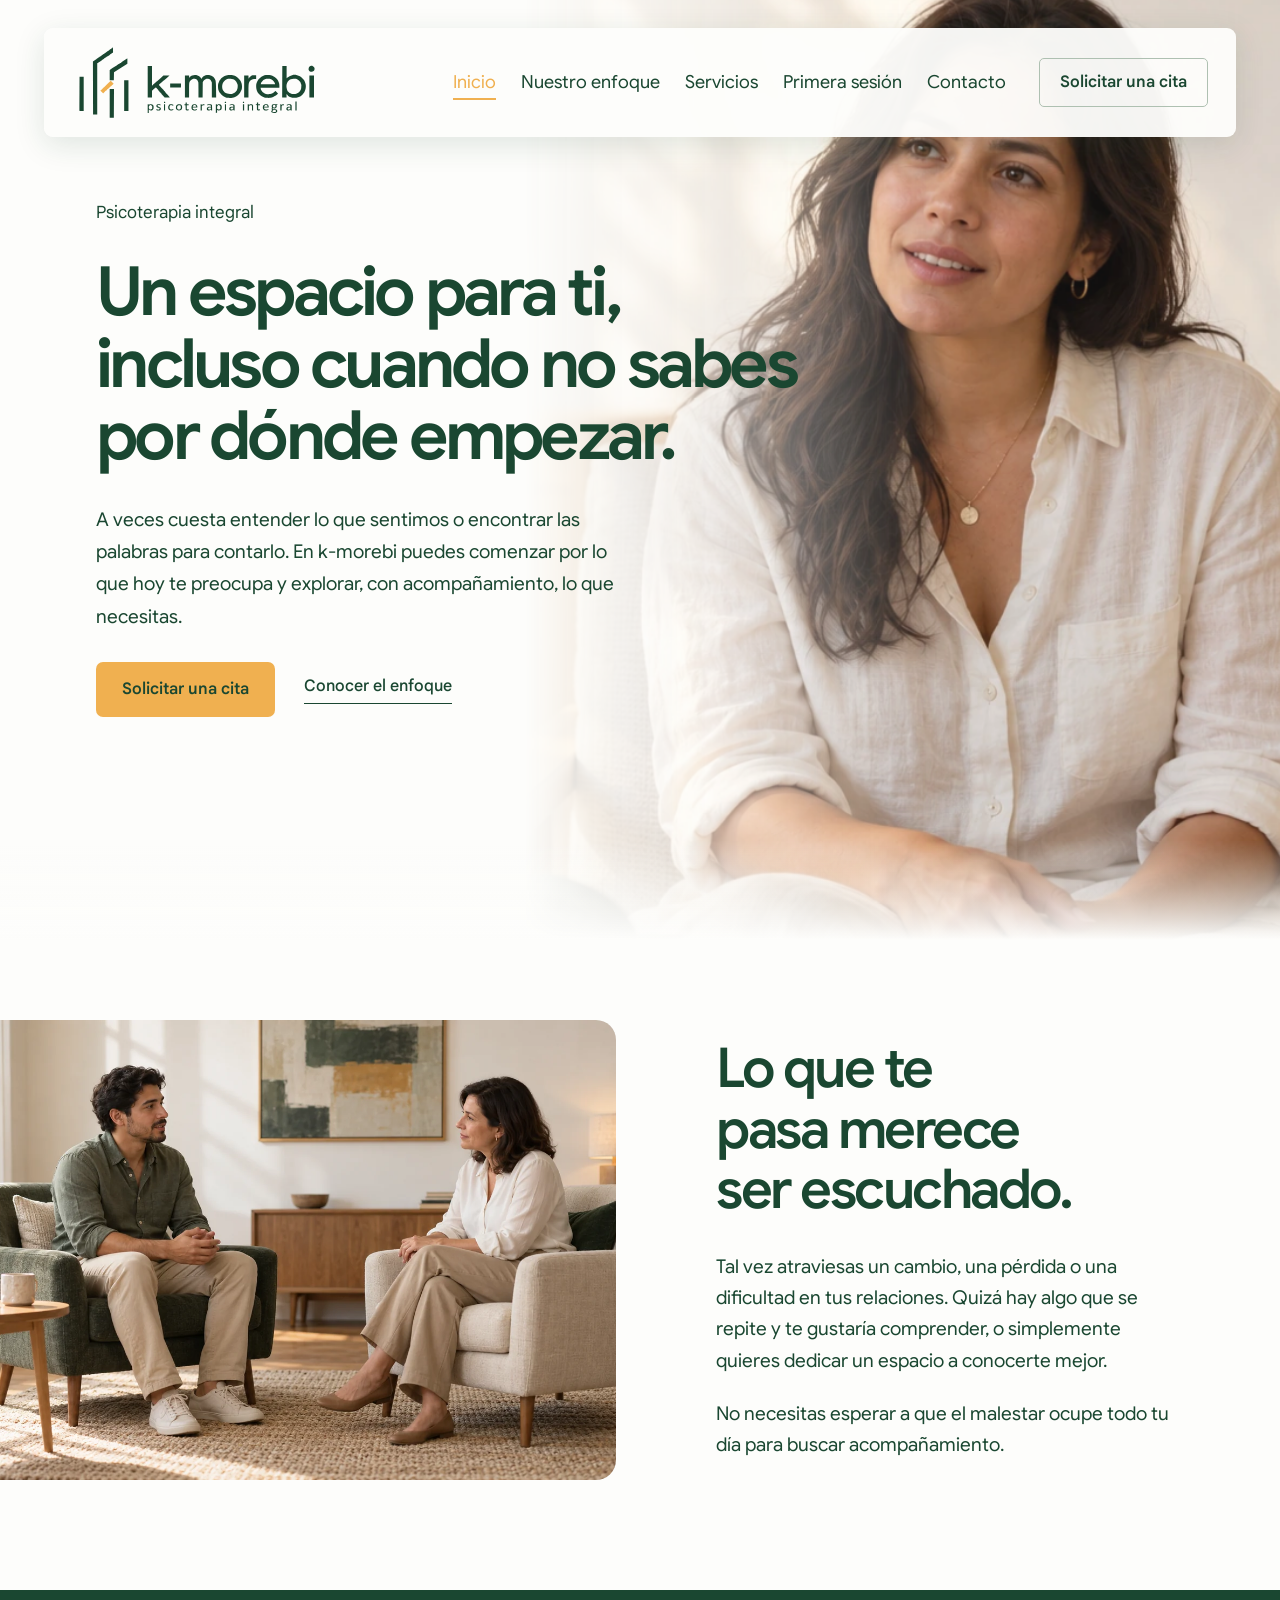
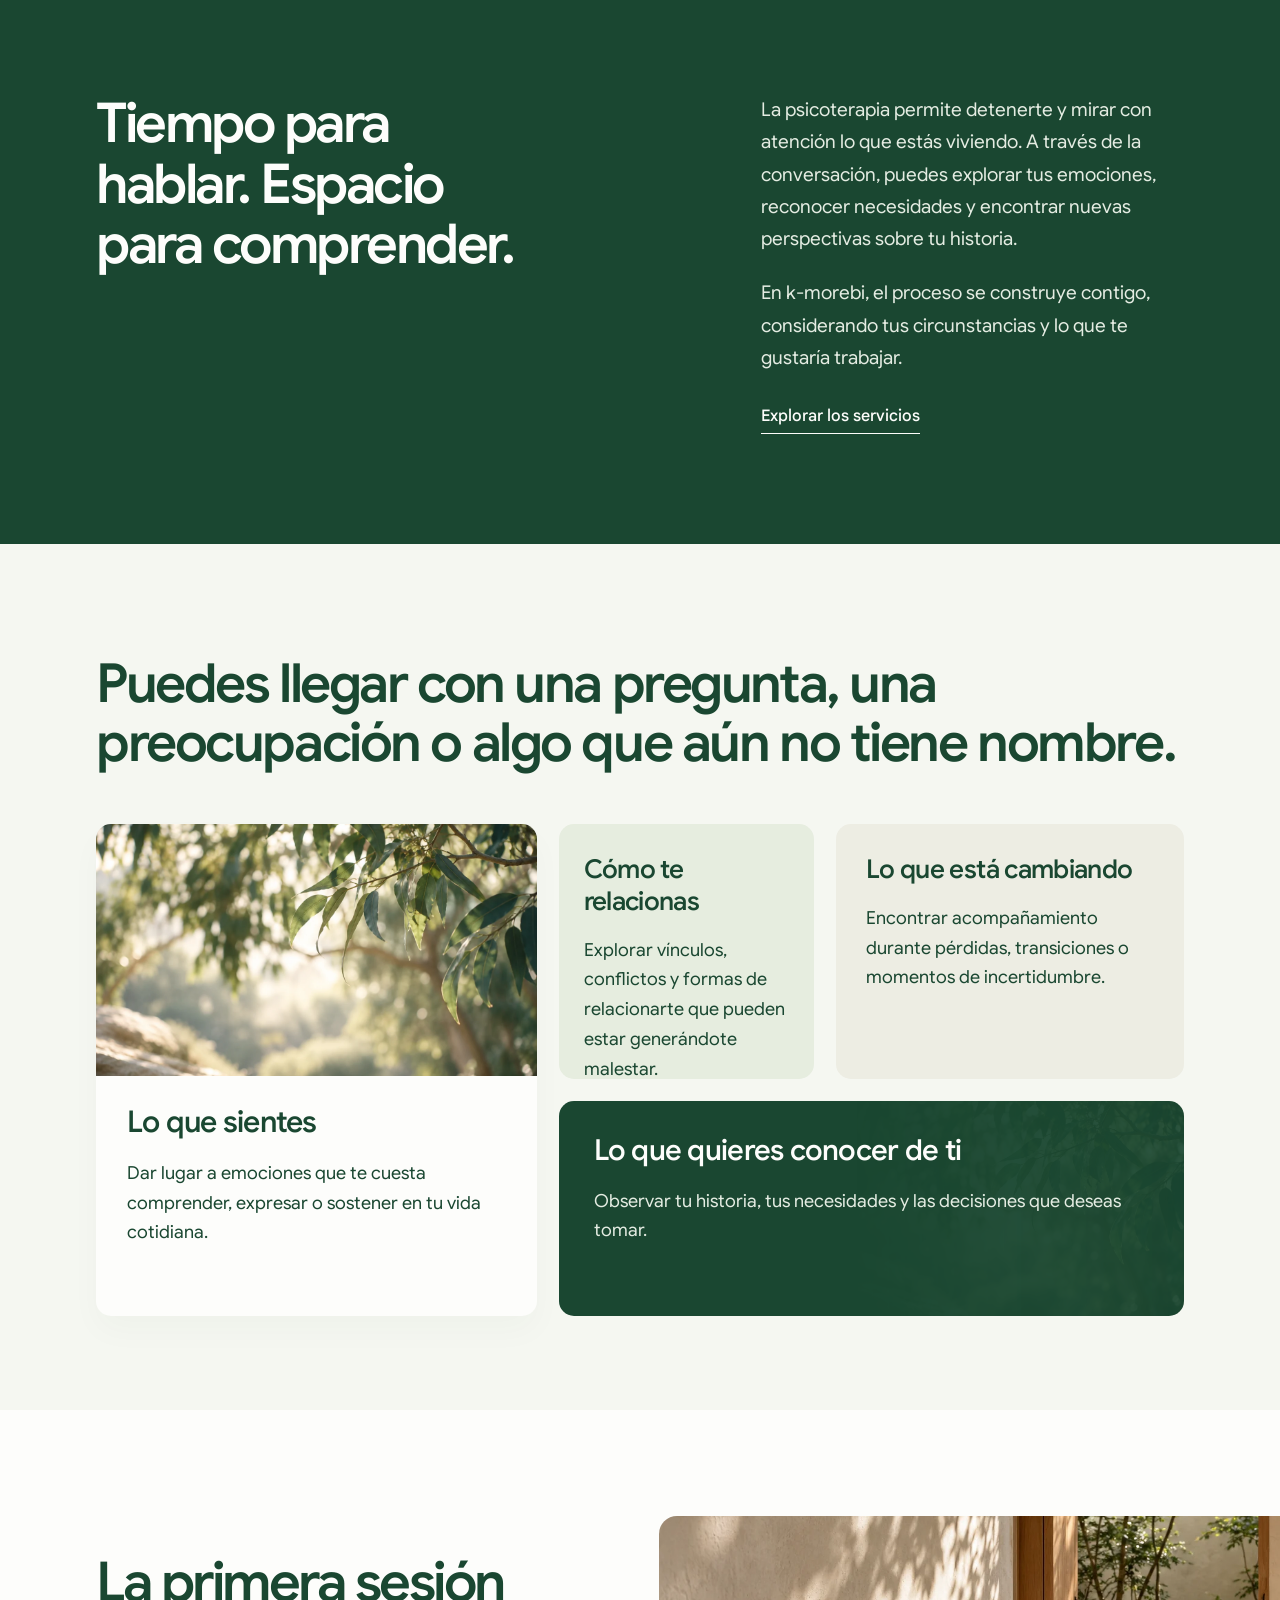
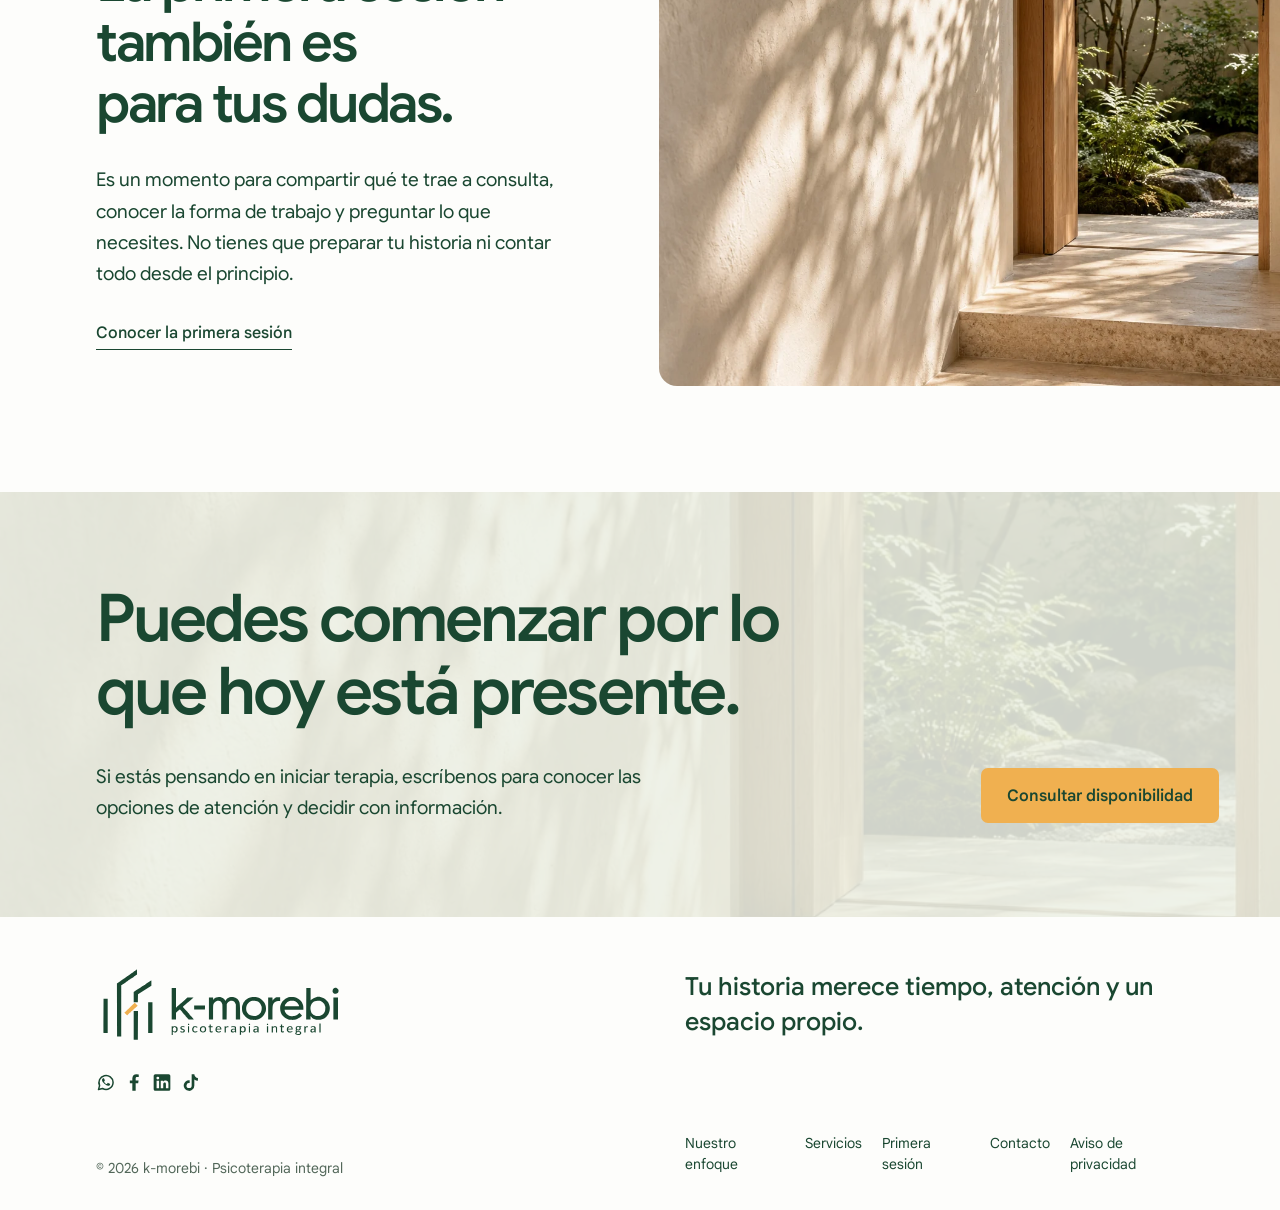
<file: docs/index.html>
<!doctype html>
<html lang="es">
<head>
    <meta charset="utf-8">
    <meta name="viewport" content="width=device-width, initial-scale=1">
    <meta name="theme-color" content="#FDFDFB">
    <title>Inicio · k-morebi · Psicoterapia integral</title>
    <meta name="description" content="Un espacio para escucharte y comprender lo que vives. Conoce k-morebi · Psicoterapia integral.">
    <meta name="robots" content="noindex, nofollow">
    <link rel="icon" href="assets/brand/k-morebi-horizontal-sobre-claro.svg" type="image/svg+xml">
    <link rel="preload" href="assets/fonts/GoogleSans-Variable.ttf" as="font" type="font/ttf" crossorigin>
    <link rel="stylesheet" href="assets/vendor/bootstrap/bootstrap.min.css">
    <link rel="stylesheet" href="assets/css/site.css">
</head>
<body class="home">
<a class="skip" href="#principal">Ir al contenido</a>
<header class="header d-flex align-items-center justify-content-between">
    <a class="brand" href="index.html" aria-label="k-morebi, inicio"><img src="assets/brand/k-morebi-horizontal-sobre-claro.svg" width="1625" height="554" alt="k-morebi · psicoterapia integral"></a>
    <button class="menu-toggle" aria-label="Abrir menú" aria-expanded="false" aria-controls="navigation" type="button" data-menu-toggle><span></span><span></span></button>
    <nav class="site-nav" id="navigation" aria-label="Navegación principal">
                    <a href="index.html" aria-current="page">Inicio</a>
                    <a href="nuestro-enfoque.html">Nuestro enfoque</a>
                    <a href="servicios.html">Servicios</a>
                    <a href="primera-sesion.html">Primera sesión</a>
                    <a href="contacto.html">Contacto</a>
                <a class="button" href="#null">Solicitar una cita</a>
    </nav>
</header>
<main id="principal" tabindex="-1">
<section class="hero">
    <figure class="hero-image hero-slideshow" data-hero-slideshow aria-hidden="true">
        <div class="hero-slide is-active"><img class="photo" src="assets/images/k-morebi-escucha-primera-sesion-v01-1280.webp" srcset="assets/images/k-morebi-escucha-primera-sesion-v01-640.webp 640w, assets/images/k-morebi-escucha-primera-sesion-v01-1280.webp 1280w, assets/images/k-morebi-escucha-primera-sesion-v01-hq.webp 1536w" sizes="(max-width: 760px) 100vw, 1536px" width="1536" height="1024" alt="" fetchpriority="high" loading="eager" decoding="async"></div>
        <div class="hero-slide"><img class="photo" src="assets/images/k-morebi-hero-acompanamiento-v01-1280.webp" srcset="assets/images/k-morebi-hero-acompanamiento-v01-640.webp 640w, assets/images/k-morebi-hero-acompanamiento-v01-1280.webp 1280w, assets/images/k-morebi-hero-acompanamiento-v01-hq.webp 1672w" sizes="(max-width: 760px) 100vw, 1672px" width="1672" height="941" alt="" loading="lazy" decoding="async"></div>
    </figure>
    <button class="hero-motion-toggle" type="button" data-hero-motion hidden>Pausar animación</button>
    <div class="hero-panel">
        <p class="eyebrow">Psicoterapia integral</p>
        <h1><span>Un espacio para ti,</span> <span>incluso cuando no sabes</span> <span>por dónde empezar.</span></h1>
        <p class="intro">A veces cuesta entender lo que sentimos o encontrar las palabras para contarlo. En k-morebi puedes comenzar por lo que hoy te preocupa y explorar, con acompañamiento, lo que necesitas.</p>
        <div class="actions"><a class="button" href="#null">Solicitar una cita</a><a class="link" href="nuestro-enfoque.html">Conocer el enfoque</a></div>
    </div>
</section>
<section data-reveal class="connection wrap">
    <figure><img class="photo" src="assets/images/k-morebi-conversacion-terapeutica-v01-1280.webp" srcset="assets/images/k-morebi-conversacion-terapeutica-v01-640.webp 640w, assets/images/k-morebi-conversacion-terapeutica-v01-1280.webp 1280w, assets/images/k-morebi-conversacion-terapeutica-v01-1920.webp 1536w" sizes="(max-width: 760px) 100vw, 60vw" width="1536" height="1024" alt="Hojas a contraluz y luz suave entre los árboles" loading="lazy" decoding="async"></figure>
    <div class="connection-content">
        <h2>Lo que te pasa merece ser escuchado.</h2>
        <div class="connection-copy">
            <p>Tal vez atraviesas un cambio, una pérdida o una dificultad en tus relaciones. Quizá hay algo que se repite y te gustaría comprender, o simplemente quieres dedicar un espacio a conocerte mejor.</p>
            <p>No necesitas esperar a que el malestar ocupe todo tu día para buscar acompañamiento.</p>
        </div>
    </div>
</section>
<section data-reveal class="accompaniment" id="acompanamiento">
    <div class="accompaniment-grid wrap">
        <h2>Tiempo para hablar. Espacio para comprender.</h2>
        <div class="accompaniment-copy">
            <p>La psicoterapia permite detenerte y mirar con atención lo que estás viviendo. A través de la conversación, puedes explorar tus emociones, reconocer necesidades y encontrar nuevas perspectivas sobre tu historia.</p>
            <p>En k-morebi, el proceso se construye contigo, considerando tus circunstancias y lo que te gustaría trabajar.</p>
            <a class="link" href="servicios.html">Explorar los servicios</a>
        </div>
    </div>
</section>
<section data-reveal class="themes" id="servicios">
    <h2>Puedes llegar con una pregunta, una preocupación o algo que aún no tiene nombre.</h2>
    <div class="theme-cards">
        <article class="theme-card feature">
            <figure class="theme-image"><img class="photo" src="assets/images/luz-entre-hojas-1280.webp" srcset="assets/images/luz-entre-hojas-640.webp 640w, assets/images/luz-entre-hojas-1280.webp 1280w, assets/images/luz-entre-hojas-1920.webp 1536w" sizes="(max-width: 760px) 100vw, 60vw" width="1536" height="1024" alt="" loading="lazy" decoding="async"></figure>
            <div class="theme-body">
                <h3>Lo que sientes</h3>
                <p>Dar lugar a emociones que te cuesta comprender, expresar o sostener en tu vida cotidiana.</p>
            </div>
        </article>
        <article class="theme-card change">
            <h3>Cómo te relacionas</h3>
            <p>Explorar vínculos, conflictos y formas de relacionarte que pueden estar generándote malestar.</p>
        </article>
        <article class="theme-card patterns">
            <h3>Lo que está cambiando</h3>
            <p>Encontrar acompañamiento durante pérdidas, transiciones o momentos de incertidumbre.</p>
        </article>
        <article class="theme-card personal">
            <h3>Lo que quieres conocer de ti</h3>
            <p>Observar tu historia, tus necesidades y las decisiones que deseas tomar.</p>
        </article>
    </div>
</section>
<section data-reveal class="anticipate wrap">
    <div>
        <h2>La primera sesión también es para tus dudas.</h2>
        <p>Es un momento para compartir qué te trae a consulta, conocer la forma de trabajo y preguntar lo que necesites. No tienes que preparar tu historia ni contar todo desde el principio.</p>
        <a class="link" href="primera-sesion.html">Conocer la primera sesión</a>
    </div>
    <figure><img class="photo" src="assets/images/pasaje-de-luz-1280.webp" srcset="assets/images/pasaje-de-luz-640.webp 640w, assets/images/pasaje-de-luz-1280.webp 1024w" sizes="(max-width: 760px) 100vw, 60vw" width="1024" height="1536" alt="Un paso abierto hacia un jardín con luz natural" loading="lazy" decoding="async"></figure>
</section>
<section data-reveal class="closing" id="contacto">
    <h2>Puedes comenzar por lo que hoy está presente.</h2>
    <p>Si estás pensando en iniciar terapia, escríbenos para conocer las opciones de atención y decidir con información.</p>
    <a class="button" href="#null">Consultar disponibilidad</a>
</section>
</main>
<footer class="footer" id="pie">
    <div class="footer-identity">
        <a class="brand" href="index.html" aria-label="k-morebi, inicio"><img src="assets/brand/k-morebi-horizontal-sobre-claro.svg" width="1625" height="554" alt="k-morebi · Psicoterapia integral"></a>
        <nav class="footer-social" aria-label="Redes sociales">
            <a href="#null" aria-label="WhatsApp" title="WhatsApp">
                <svg viewBox="0 0 24 24" aria-hidden="true" focusable="false"><path d="M20.5 11.7a8.5 8.5 0 0 1-12.6 7.5L3 20.5l1.3-4.8A8.5 8.5 0 1 1 20.5 11.7Z" fill="none" stroke="currentColor" stroke-width="1.8" stroke-linejoin="round"/><path d="M8.1 7.2c.2-.3.5-.3.8-.3h.4c.2 0 .3.1.4.4l.9 2c.1.2.1.4-.1.6l-.7.9c-.1.2-.1.3 0 .5.5.9 1.7 2 2.8 2.5.2.1.4.1.5-.1l.9-1.1c.2-.2.3-.2.6-.1l2 .9c.3.1.4.2.4.4 0 .6-.3 1.5-.8 1.8-.5.4-1.1.5-1.8.4-1-.2-2.6-.8-4.4-2.4-1.5-1.4-2.7-3.1-2.8-4.2-.1-.9.3-1.7.9-2.2Z"/></svg>
            </a>
            <a href="#null" aria-label="Facebook" title="Facebook">
                <svg viewBox="0 0 24 24" aria-hidden="true" focusable="false"><path d="M14 22v-9h3l.5-3.5H14V7.3c0-1 .3-1.8 1.8-1.8h1.9V2.4a25 25 0 0 0-2.8-.2c-2.9 0-4.9 1.8-4.9 5v2.3H7V13h3v9Z"/></svg>
            </a>
            <a href="#null" aria-label="LinkedIn" title="LinkedIn">
                <svg viewBox="0 0 24 24" aria-hidden="true" focusable="false"><path d="M4 2h16a2 2 0 0 1 2 2v16a2 2 0 0 1-2 2H4a2 2 0 0 1-2-2V4a2 2 0 0 1 2-2Zm3 6.4a1.7 1.7 0 1 0 0-3.4 1.7 1.7 0 0 0 0 3.4ZM5.5 19h3v-9h-3Zm5 0h3v-5c0-1.3.6-2 1.7-2s1.5.8 1.5 2v5h3v-5.5c0-2.6-1.3-3.9-3.3-3.9-1.4 0-2.4.7-2.9 1.5V10h-3Z" fill-rule="evenodd"/></svg>
            </a>
            <a href="#null" aria-label="TikTok" title="TikTok">
                <svg viewBox="0 0 24 24" aria-hidden="true" focusable="false"><path d="M14 2h3.2a5.4 5.4 0 0 0 4.3 4.7V10a8.4 8.4 0 0 1-4.3-1.5v7.1a6.4 6.4 0 1 1-5.6-6.3v3.3a3.1 3.1 0 1 0 2.4 3Z"/></svg>
            </a>
        </nav>
    </div>
    <p class="footer-message"><i>Tu historia merece tiempo, atención y un espacio propio.</i></p>
    <nav class="footer-links" aria-label="Navegación al pie">
                    <a href="nuestro-enfoque.html">Nuestro enfoque</a>
                    <a href="servicios.html">Servicios</a>
                    <a href="primera-sesion.html">Primera sesión</a>
                    <a href="contacto.html">Contacto</a>
                    <a href="aviso-de-privacidad.html">Aviso de privacidad</a>
            </nav>
    <p class="copyright">© 2026 k-morebi · Psicoterapia integral</p>
</footer>
<script src="assets/vendor/bootstrap/bootstrap.min.js" defer></script>
<script src="assets/js/site.js" defer></script>
<script src="assets/js/hero-slideshow.js?v=1793396177" defer></script>
</body>
</html>
</file>
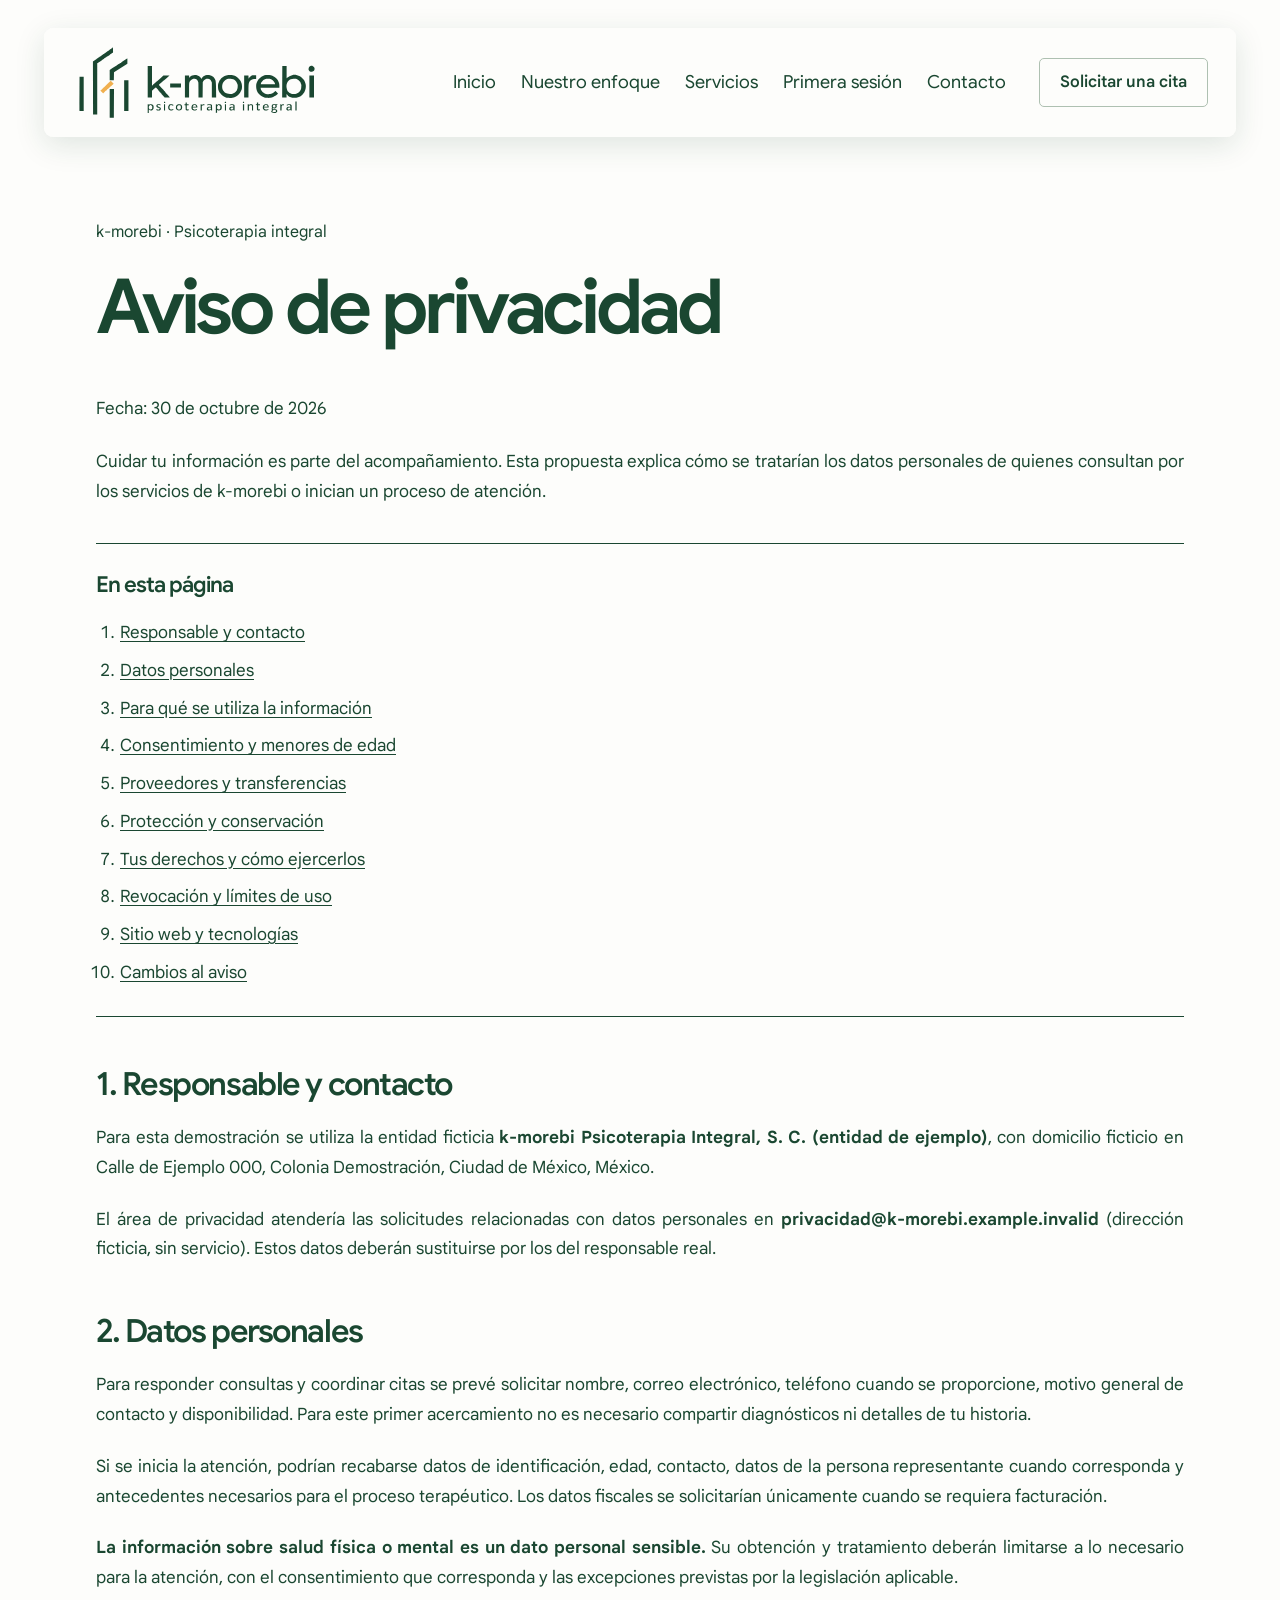
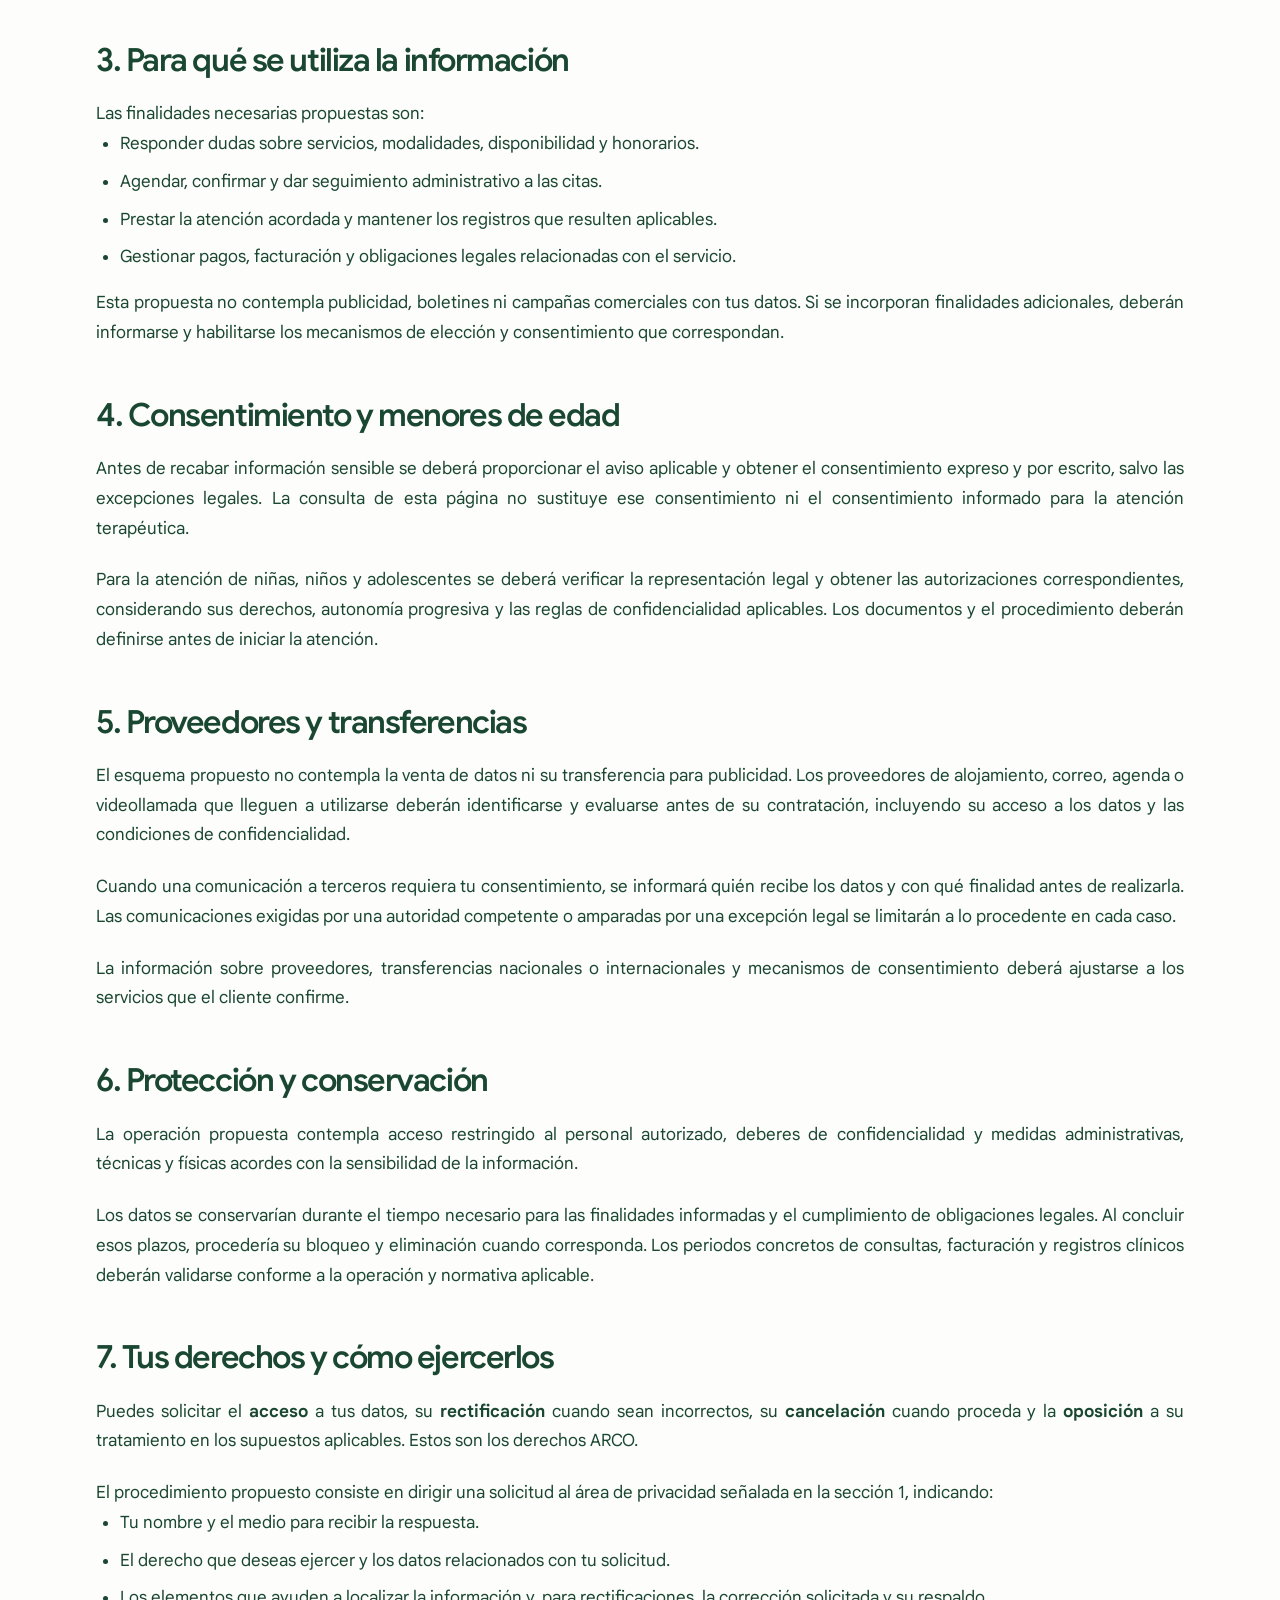
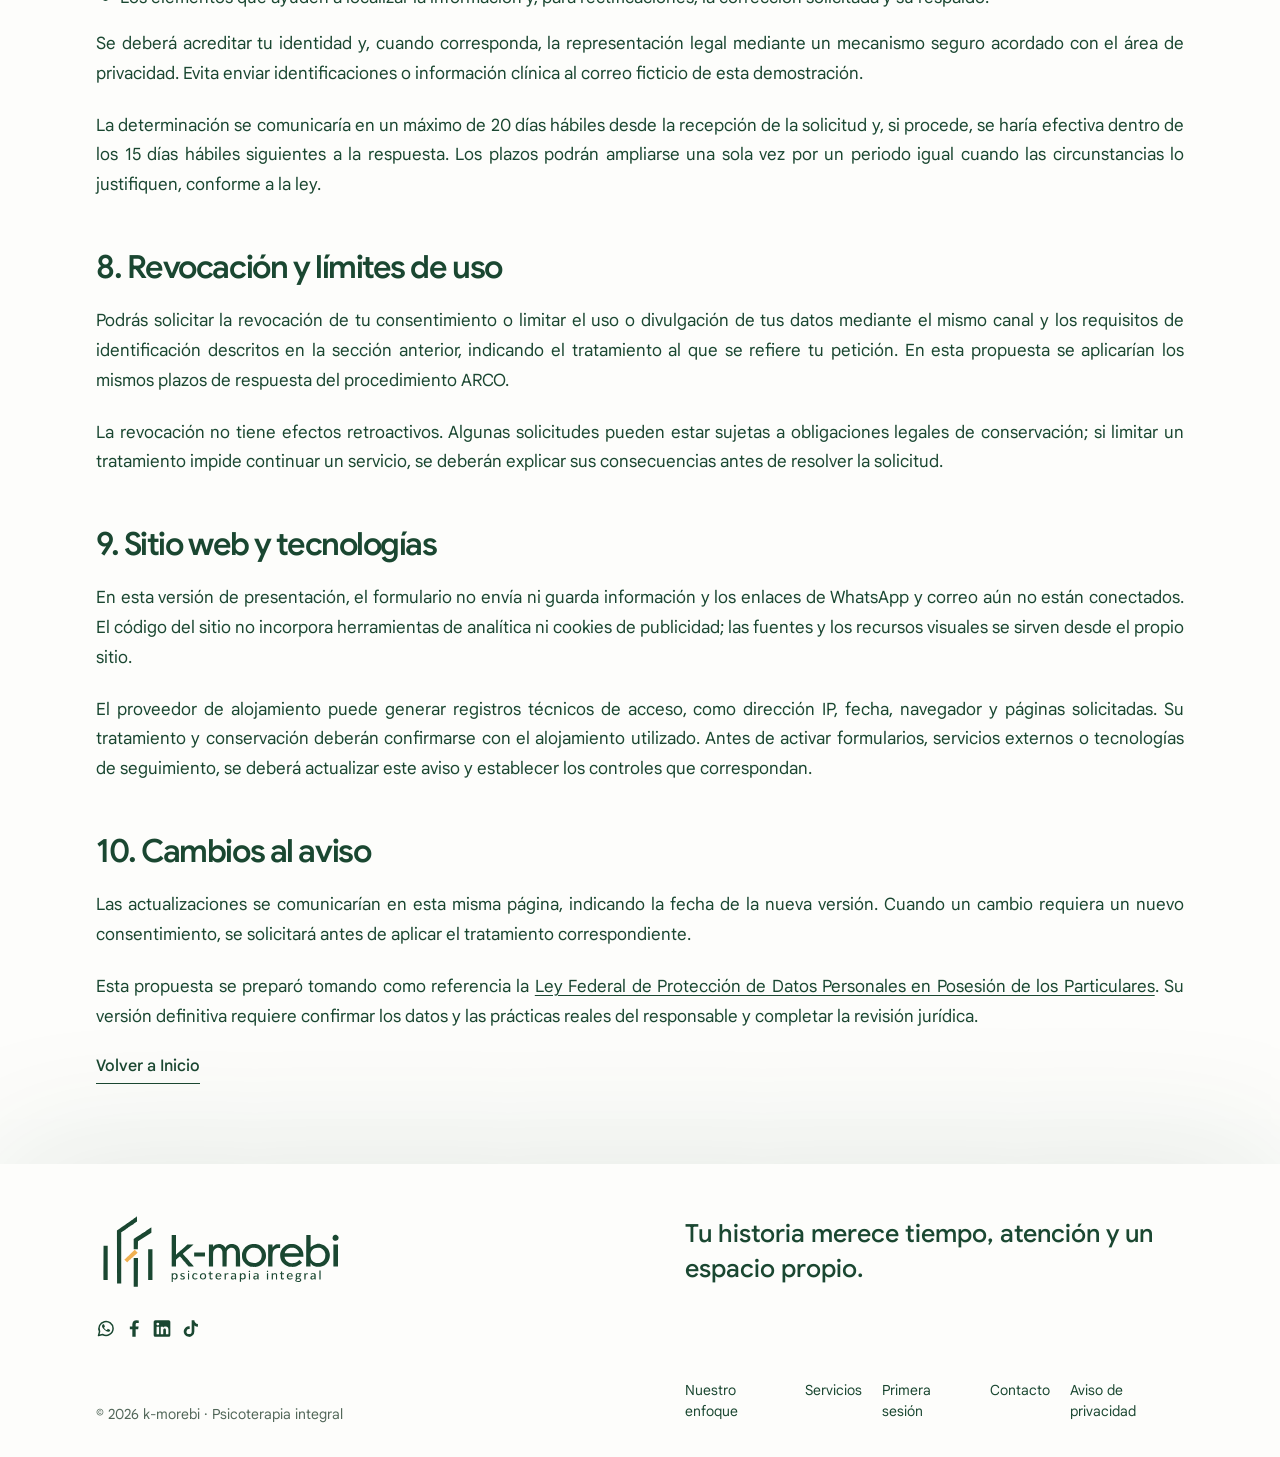
<file: docs/aviso-de-privacidad.html>
<!doctype html>
<html lang="es">
<head>
    <meta charset="utf-8">
    <meta name="viewport" content="width=device-width, initial-scale=1">
    <meta name="theme-color" content="#FDFDFB">
    <title>Aviso de privacidad · k-morebi · Psicoterapia integral</title>
    <meta name="description" content="Información sobre el aviso de privacidad de k-morebi · Psicoterapia integral.">
    <meta name="robots" content="noindex, nofollow">
    <link rel="icon" href="assets/brand/k-morebi-horizontal-sobre-claro.svg" type="image/svg+xml">
    <link rel="preload" href="assets/fonts/GoogleSans-Variable.ttf" as="font" type="font/ttf" crossorigin>
    <link rel="stylesheet" href="assets/vendor/bootstrap/bootstrap.min.css">
    <link rel="stylesheet" href="assets/css/site.css">
</head>
<body class="editorial">
<a class="skip" href="#principal">Ir al contenido</a>
<header class="header d-flex align-items-center justify-content-between">
    <a class="brand" href="index.html" aria-label="k-morebi, inicio"><img src="assets/brand/k-morebi-horizontal-sobre-claro.svg" width="1625" height="554" alt="k-morebi · psicoterapia integral"></a>
    <button class="menu-toggle" aria-label="Abrir menú" aria-expanded="false" aria-controls="navigation" type="button" data-menu-toggle><span></span><span></span></button>
    <nav class="site-nav" id="navigation" aria-label="Navegación principal">
                    <a href="index.html">Inicio</a>
                    <a href="nuestro-enfoque.html">Nuestro enfoque</a>
                    <a href="servicios.html">Servicios</a>
                    <a href="primera-sesion.html">Primera sesión</a>
                    <a href="contacto.html">Contacto</a>
                <a class="button" href="#null">Solicitar una cita</a>
    </nav>
</header>
<main id="principal" class="legal-page wrap" tabindex="-1">
    <p class="eyebrow">k-morebi · Psicoterapia integral</p>
    <h1>Aviso de privacidad</h1>
    <div class="legal-copy">
        
        <p class="legal-date">Fecha: <time datetime="2026-10-30">30 de octubre de 2026</time></p>
        <p>Cuidar tu información es parte del acompañamiento. Esta propuesta explica cómo se tratarían los datos personales de quienes consultan por los servicios de k-morebi o inician un proceso de atención.</p>

        <nav class="legal-index" aria-label="Contenido del aviso">
            <h2>En esta página</h2>
            <ol>
                <li><a class="inline-link" href="#responsable">Responsable y contacto</a></li>
                <li><a class="inline-link" href="#datos">Datos personales</a></li>
                <li><a class="inline-link" href="#finalidades">Para qué se utiliza la información</a></li>
                <li><a class="inline-link" href="#consentimiento">Consentimiento y menores de edad</a></li>
                <li><a class="inline-link" href="#transferencias">Proveedores y transferencias</a></li>
                <li><a class="inline-link" href="#conservacion">Protección y conservación</a></li>
                <li><a class="inline-link" href="#derechos">Tus derechos y cómo ejercerlos</a></li>
                <li><a class="inline-link" href="#revocacion">Revocación y límites de uso</a></li>
                <li><a class="inline-link" href="#tecnologias">Sitio web y tecnologías</a></li>
                <li><a class="inline-link" href="#cambios">Cambios al aviso</a></li>
            </ol>
        </nav>

        <section id="responsable" aria-labelledby="responsable-title">
            <h2 id="responsable-title">1. Responsable y contacto</h2>
            <p>Para esta demostración se utiliza la entidad ficticia <strong>k-morebi Psicoterapia Integral, S. C. (entidad de ejemplo)</strong>, con domicilio ficticio en Calle de Ejemplo 000, Colonia Demostración, Ciudad de México, México.</p>
            <p>El área de privacidad atendería las solicitudes relacionadas con datos personales en <strong>privacidad@k-morebi.example.invalid</strong> (dirección ficticia, sin servicio). Estos datos deberán sustituirse por los del responsable real.</p>
        </section>

        <section id="datos" aria-labelledby="datos-title">
            <h2 id="datos-title">2. Datos personales</h2>
            <p>Para responder consultas y coordinar citas se prevé solicitar nombre, correo electrónico, teléfono cuando se proporcione, motivo general de contacto y disponibilidad. Para este primer acercamiento no es necesario compartir diagnósticos ni detalles de tu historia.</p>
            <p>Si se inicia la atención, podrían recabarse datos de identificación, edad, contacto, datos de la persona representante cuando corresponda y antecedentes necesarios para el proceso terapéutico. Los datos fiscales se solicitarían únicamente cuando se requiera facturación.</p>
            <p><strong>La información sobre salud física o mental es un dato personal sensible.</strong> Su obtención y tratamiento deberán limitarse a lo necesario para la atención, con el consentimiento que corresponda y las excepciones previstas por la legislación aplicable.</p>
        </section>

        <section id="finalidades" aria-labelledby="finalidades-title">
            <h2 id="finalidades-title">3. Para qué se utiliza la información</h2>
            <p>Las finalidades necesarias propuestas son:</p>
            <ul>
                <li>Responder dudas sobre servicios, modalidades, disponibilidad y honorarios.</li>
                <li>Agendar, confirmar y dar seguimiento administrativo a las citas.</li>
                <li>Prestar la atención acordada y mantener los registros que resulten aplicables.</li>
                <li>Gestionar pagos, facturación y obligaciones legales relacionadas con el servicio.</li>
            </ul>
            <p>Esta propuesta no contempla publicidad, boletines ni campañas comerciales con tus datos. Si se incorporan finalidades adicionales, deberán informarse y habilitarse los mecanismos de elección y consentimiento que correspondan.</p>
        </section>

        <section id="consentimiento" aria-labelledby="consentimiento-title">
            <h2 id="consentimiento-title">4. Consentimiento y menores de edad</h2>
            <p>Antes de recabar información sensible se deberá proporcionar el aviso aplicable y obtener el consentimiento expreso y por escrito, salvo las excepciones legales. La consulta de esta página no sustituye ese consentimiento ni el consentimiento informado para la atención terapéutica.</p>
            <p>Para la atención de niñas, niños y adolescentes se deberá verificar la representación legal y obtener las autorizaciones correspondientes, considerando sus derechos, autonomía progresiva y las reglas de confidencialidad aplicables. Los documentos y el procedimiento deberán definirse antes de iniciar la atención.</p>
        </section>

        <section id="transferencias" aria-labelledby="transferencias-title">
            <h2 id="transferencias-title">5. Proveedores y transferencias</h2>
            <p>El esquema propuesto no contempla la venta de datos ni su transferencia para publicidad. Los proveedores de alojamiento, correo, agenda o videollamada que lleguen a utilizarse deberán identificarse y evaluarse antes de su contratación, incluyendo su acceso a los datos y las condiciones de confidencialidad.</p>
            <p>Cuando una comunicación a terceros requiera tu consentimiento, se informará quién recibe los datos y con qué finalidad antes de realizarla. Las comunicaciones exigidas por una autoridad competente o amparadas por una excepción legal se limitarán a lo procedente en cada caso.</p>
            <p>La información sobre proveedores, transferencias nacionales o internacionales y mecanismos de consentimiento deberá ajustarse a los servicios que el cliente confirme.</p>
        </section>

        <section id="conservacion" aria-labelledby="conservacion-title">
            <h2 id="conservacion-title">6. Protección y conservación</h2>
            <p>La operación propuesta contempla acceso restringido al personal autorizado, deberes de confidencialidad y medidas administrativas, técnicas y físicas acordes con la sensibilidad de la información.</p>
            <p>Los datos se conservarían durante el tiempo necesario para las finalidades informadas y el cumplimiento de obligaciones legales. Al concluir esos plazos, procedería su bloqueo y eliminación cuando corresponda. Los periodos concretos de consultas, facturación y registros clínicos deberán validarse conforme a la operación y normativa aplicable.</p>
        </section>

        <section id="derechos" aria-labelledby="derechos-title">
            <h2 id="derechos-title">7. Tus derechos y cómo ejercerlos</h2>
            <p>Puedes solicitar el <strong>acceso</strong> a tus datos, su <strong>rectificación</strong> cuando sean incorrectos, su <strong>cancelación</strong> cuando proceda y la <strong>oposición</strong> a su tratamiento en los supuestos aplicables. Estos son los derechos ARCO.</p>
            <p>El procedimiento propuesto consiste en dirigir una solicitud al área de privacidad señalada en la sección 1, indicando:</p>
            <ul>
                <li>Tu nombre y el medio para recibir la respuesta.</li>
                <li>El derecho que deseas ejercer y los datos relacionados con tu solicitud.</li>
                <li>Los elementos que ayuden a localizar la información y, para rectificaciones, la corrección solicitada y su respaldo.</li>
            </ul>
            <p>Se deberá acreditar tu identidad y, cuando corresponda, la representación legal mediante un mecanismo seguro acordado con el área de privacidad. Evita enviar identificaciones o información clínica al correo ficticio de esta demostración.</p>
            <p>La determinación se comunicaría en un máximo de 20 días hábiles desde la recepción de la solicitud y, si procede, se haría efectiva dentro de los 15 días hábiles siguientes a la respuesta. Los plazos podrán ampliarse una sola vez por un periodo igual cuando las circunstancias lo justifiquen, conforme a la ley.</p>
        </section>

        <section id="revocacion" aria-labelledby="revocacion-title">
            <h2 id="revocacion-title">8. Revocación y límites de uso</h2>
            <p>Podrás solicitar la revocación de tu consentimiento o limitar el uso o divulgación de tus datos mediante el mismo canal y los requisitos de identificación descritos en la sección anterior, indicando el tratamiento al que se refiere tu petición. En esta propuesta se aplicarían los mismos plazos de respuesta del procedimiento ARCO.</p>
            <p>La revocación no tiene efectos retroactivos. Algunas solicitudes pueden estar sujetas a obligaciones legales de conservación; si limitar un tratamiento impide continuar un servicio, se deberán explicar sus consecuencias antes de resolver la solicitud.</p>
        </section>

        <section id="tecnologias" aria-labelledby="tecnologias-title">
            <h2 id="tecnologias-title">9. Sitio web y tecnologías</h2>
            <p>En esta versión de presentación, el formulario no envía ni guarda información y los enlaces de WhatsApp y correo aún no están conectados. El código del sitio no incorpora herramientas de analítica ni cookies de publicidad; las fuentes y los recursos visuales se sirven desde el propio sitio.</p>
            <p>El proveedor de alojamiento puede generar registros técnicos de acceso, como dirección IP, fecha, navegador y páginas solicitadas. Su tratamiento y conservación deberán confirmarse con el alojamiento utilizado. Antes de activar formularios, servicios externos o tecnologías de seguimiento, se deberá actualizar este aviso y establecer los controles que correspondan.</p>
        </section>

        <section id="cambios" aria-labelledby="cambios-title">
            <h2 id="cambios-title">10. Cambios al aviso</h2>
            <p>Las actualizaciones se comunicarían en esta misma página, indicando la fecha de la nueva versión. Cuando un cambio requiera un nuevo consentimiento, se solicitará antes de aplicar el tratamiento correspondiente.</p>
            <p>Esta propuesta se preparó tomando como referencia la <a class="inline-link" href="https://www.diputados.gob.mx/LeyesBiblio/pdf/LFPDPPP.pdf">Ley Federal de Protección de Datos Personales en Posesión de los Particulares</a>. Su versión definitiva requiere confirmar los datos y las prácticas reales del responsable y completar la revisión jurídica.</p>
        </section>
        <a class="link mt-4" href="index.html">Volver a Inicio</a>
    </div>
</main>
<footer class="footer" id="pie">
    <div class="footer-identity">
        <a class="brand" href="index.html" aria-label="k-morebi, inicio"><img src="assets/brand/k-morebi-horizontal-sobre-claro.svg" width="1625" height="554" alt="k-morebi · Psicoterapia integral"></a>
        <nav class="footer-social" aria-label="Redes sociales">
            <a href="#null" aria-label="WhatsApp" title="WhatsApp">
                <svg viewBox="0 0 24 24" aria-hidden="true" focusable="false"><path d="M20.5 11.7a8.5 8.5 0 0 1-12.6 7.5L3 20.5l1.3-4.8A8.5 8.5 0 1 1 20.5 11.7Z" fill="none" stroke="currentColor" stroke-width="1.8" stroke-linejoin="round"/><path d="M8.1 7.2c.2-.3.5-.3.8-.3h.4c.2 0 .3.1.4.4l.9 2c.1.2.1.4-.1.6l-.7.9c-.1.2-.1.3 0 .5.5.9 1.7 2 2.8 2.5.2.1.4.1.5-.1l.9-1.1c.2-.2.3-.2.6-.1l2 .9c.3.1.4.2.4.4 0 .6-.3 1.5-.8 1.8-.5.4-1.1.5-1.8.4-1-.2-2.6-.8-4.4-2.4-1.5-1.4-2.7-3.1-2.8-4.2-.1-.9.3-1.7.9-2.2Z"/></svg>
            </a>
            <a href="#null" aria-label="Facebook" title="Facebook">
                <svg viewBox="0 0 24 24" aria-hidden="true" focusable="false"><path d="M14 22v-9h3l.5-3.5H14V7.3c0-1 .3-1.8 1.8-1.8h1.9V2.4a25 25 0 0 0-2.8-.2c-2.9 0-4.9 1.8-4.9 5v2.3H7V13h3v9Z"/></svg>
            </a>
            <a href="#null" aria-label="LinkedIn" title="LinkedIn">
                <svg viewBox="0 0 24 24" aria-hidden="true" focusable="false"><path d="M4 2h16a2 2 0 0 1 2 2v16a2 2 0 0 1-2 2H4a2 2 0 0 1-2-2V4a2 2 0 0 1 2-2Zm3 6.4a1.7 1.7 0 1 0 0-3.4 1.7 1.7 0 0 0 0 3.4ZM5.5 19h3v-9h-3Zm5 0h3v-5c0-1.3.6-2 1.7-2s1.5.8 1.5 2v5h3v-5.5c0-2.6-1.3-3.9-3.3-3.9-1.4 0-2.4.7-2.9 1.5V10h-3Z" fill-rule="evenodd"/></svg>
            </a>
            <a href="#null" aria-label="TikTok" title="TikTok">
                <svg viewBox="0 0 24 24" aria-hidden="true" focusable="false"><path d="M14 2h3.2a5.4 5.4 0 0 0 4.3 4.7V10a8.4 8.4 0 0 1-4.3-1.5v7.1a6.4 6.4 0 1 1-5.6-6.3v3.3a3.1 3.1 0 1 0 2.4 3Z"/></svg>
            </a>
        </nav>
    </div>
    <p class="footer-message"><i>Tu historia merece tiempo, atención y un espacio propio.</i></p>
    <nav class="footer-links" aria-label="Navegación al pie">
                    <a href="nuestro-enfoque.html">Nuestro enfoque</a>
                    <a href="servicios.html">Servicios</a>
                    <a href="primera-sesion.html">Primera sesión</a>
                    <a href="contacto.html">Contacto</a>
                    <a href="aviso-de-privacidad.html" aria-current="page">Aviso de privacidad</a>
            </nav>
    <p class="copyright">© 2026 k-morebi · Psicoterapia integral</p>
</footer>
<script src="assets/vendor/bootstrap/bootstrap.min.js" defer></script>
<script src="assets/js/site.js" defer></script>
</body>
</html>
</file>
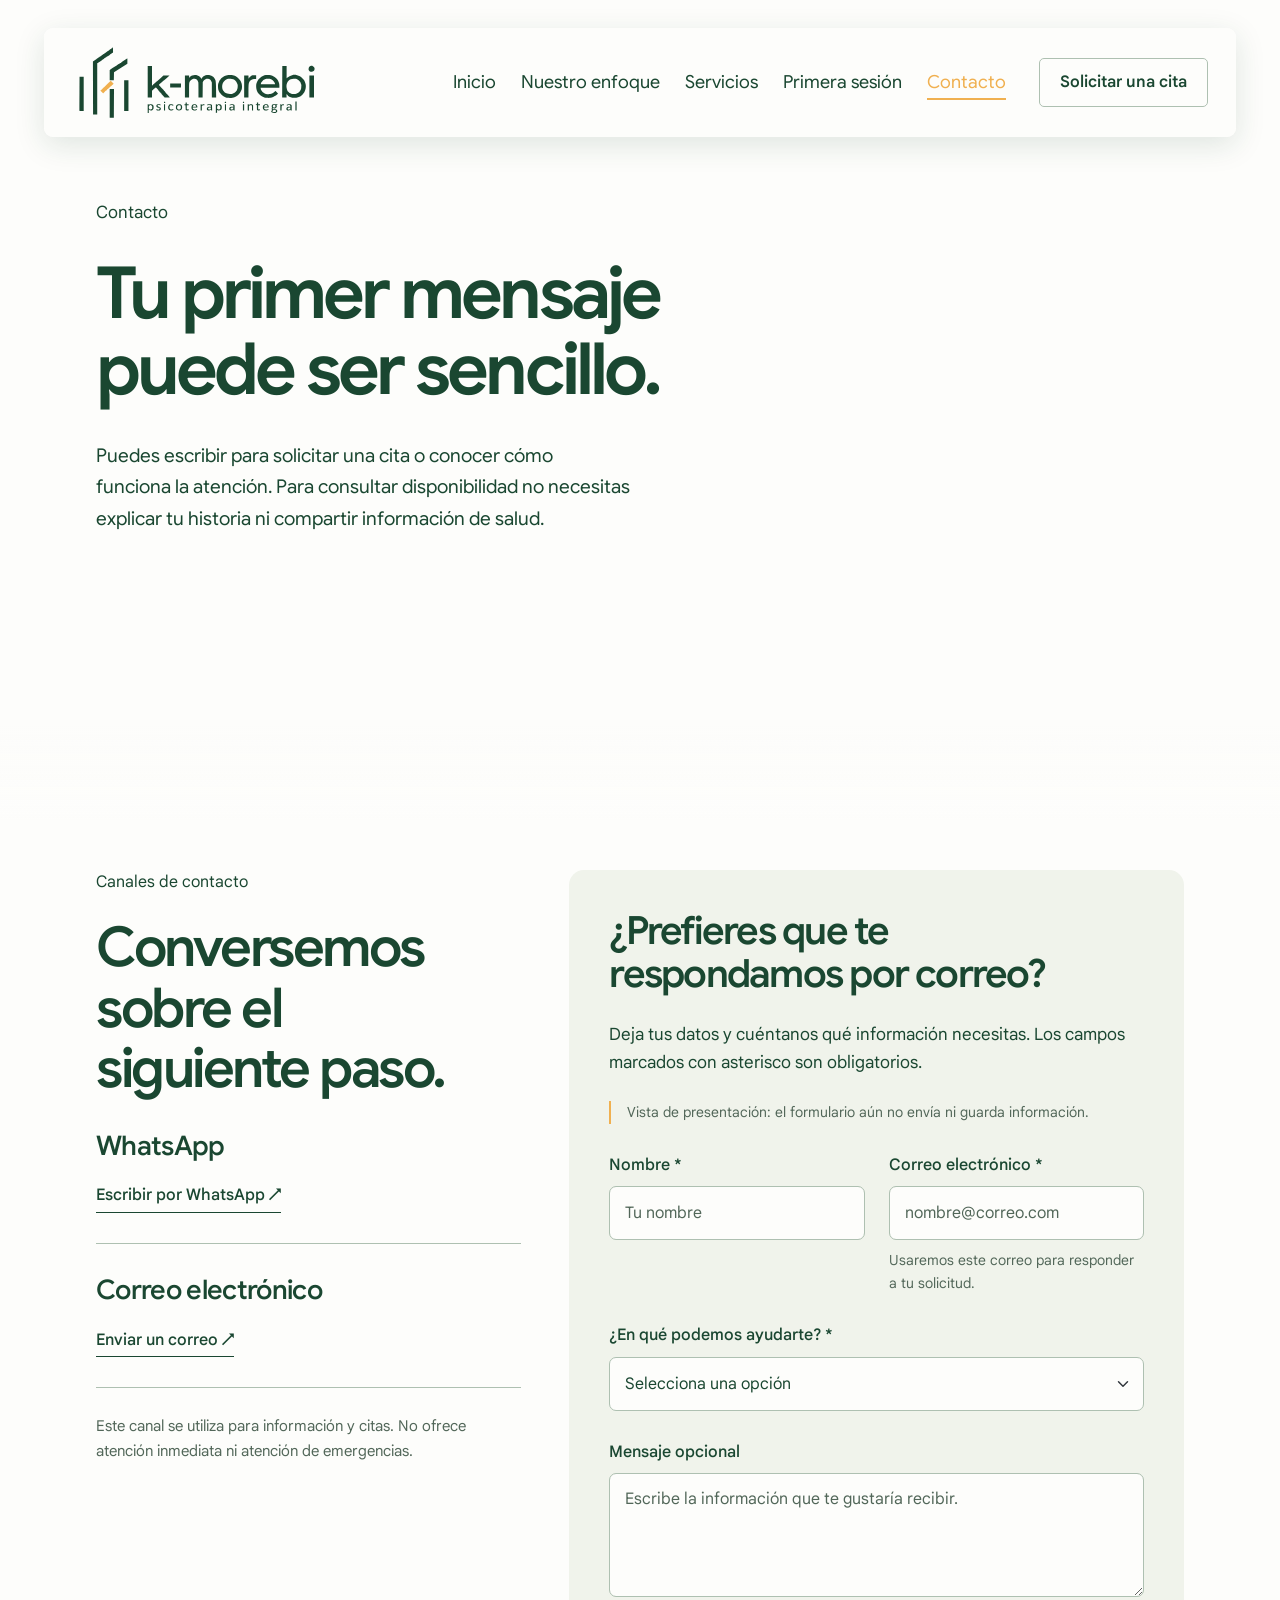
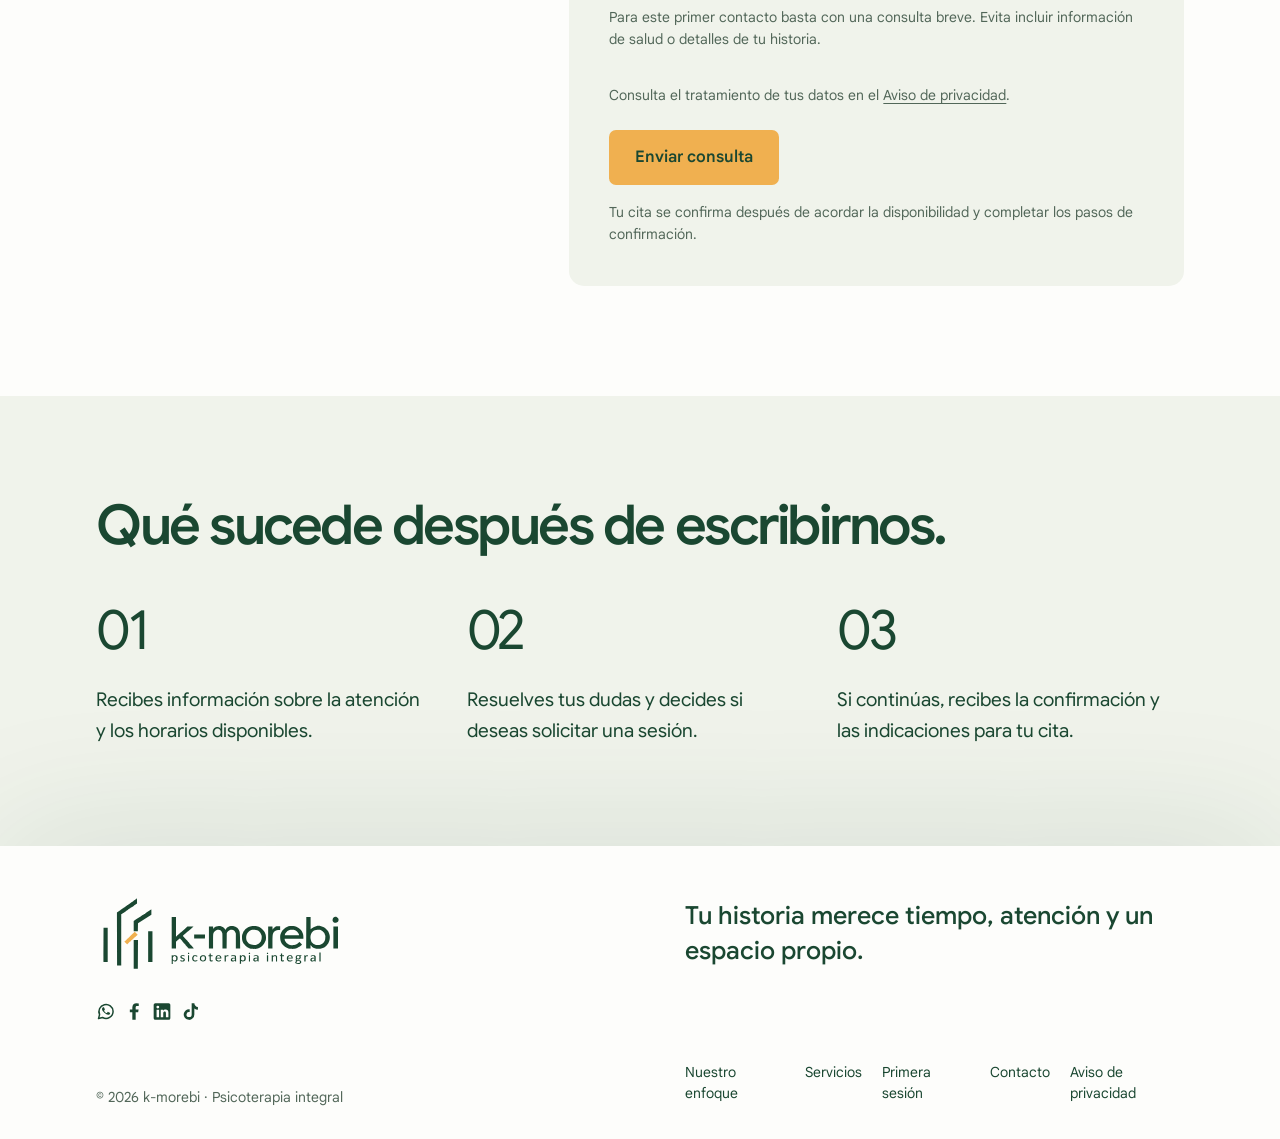
<file: docs/contacto.html>
<!doctype html>
<html lang="es">
<head>
    <meta charset="utf-8">
    <meta name="viewport" content="width=device-width, initial-scale=1">
    <meta name="theme-color" content="#FDFDFB">
    <title>Contacto · k-morebi · Psicoterapia integral</title>
    <meta name="description" content="Conoce los pasos para consultar sobre la atención y solicitar una primera sesión en k-morebi.">
    <meta name="robots" content="noindex, nofollow">
    <link rel="icon" href="assets/brand/k-morebi-horizontal-sobre-claro.svg" type="image/svg+xml">
    <link rel="preload" href="assets/fonts/GoogleSans-Variable.ttf" as="font" type="font/ttf" crossorigin>
    <link rel="stylesheet" href="assets/vendor/bootstrap/bootstrap.min.css">
    <link rel="stylesheet" href="assets/css/site.css">
</head>
<body class="editorial">
<a class="skip" href="#principal">Ir al contenido</a>
<header class="header d-flex align-items-center justify-content-between">
    <a class="brand" href="index.html" aria-label="k-morebi, inicio"><img src="assets/brand/k-morebi-horizontal-sobre-claro.svg" width="1625" height="554" alt="k-morebi · psicoterapia integral"></a>
    <button class="menu-toggle" aria-label="Abrir menú" aria-expanded="false" aria-controls="navigation" type="button" data-menu-toggle><span></span><span></span></button>
    <nav class="site-nav" id="navigation" aria-label="Navegación principal">
                    <a href="index.html">Inicio</a>
                    <a href="nuestro-enfoque.html">Nuestro enfoque</a>
                    <a href="servicios.html">Servicios</a>
                    <a href="primera-sesion.html">Primera sesión</a>
                    <a href="contacto.html" aria-current="page">Contacto</a>
                <a class="button" href="#null">Solicitar una cita</a>
    </nav>
</header>
<main id="principal" tabindex="-1">
<section class="hero editorial-hero">
    <figure class="hero-image hero-image--zoom" data-hero-zoom><img class="photo" src="assets/images/pasaje-de-luz-1280.webp" srcset="assets/images/pasaje-de-luz-640.webp 640w, assets/images/pasaje-de-luz-hq.webp 1024w" sizes="(max-width: 760px) 100vw, 1024px" width="1024" height="1536" alt="Luz natural, vegetación y materiales cálidos" fetchpriority="high" loading="eager" decoding="async"></figure>
    <div class="hero-panel">
        <p class="eyebrow">Contacto</p>
        <h1>Tu primer mensaje puede ser sencillo.</h1>
        <div class="intro"><p>Puedes escribir para solicitar una cita o conocer cómo funciona la atención. Para consultar disponibilidad no necesitas explicar tu historia ni compartir información de salud.</p></div>
    </div>
</section>
<section class="editorial-section wrap contact-layout" data-reveal>
    <div class="row g-5">
        <div class="col-lg-5">
            <p class="eyebrow">Canales de contacto</p>
            <h2>Conversemos sobre el siguiente paso.</h2>
            <div class="contact-channel"><h3>WhatsApp</h3><a class="link" href="#null">Escribir por WhatsApp <span aria-hidden="true">↗</span></a></div>
            <div class="contact-channel"><h3>Correo electrónico</h3><a class="link" href="#null">Enviar un correo <span aria-hidden="true">↗</span></a></div>
            <p class="contact-note">Este canal se utiliza para información y citas. No ofrece atención inmediata ni atención de emergencias.</p>
        </div>
        <div class="col-lg-7">
            <div class="contact-form-panel">
                <h2>¿Prefieres que te respondamos por correo?</h2>
                <p class="form-intro">Deja tus datos y cuéntanos qué información necesitas. Los campos marcados con asterisco son obligatorios.</p>
                <p class="preview-note" id="form-preview">Vista de presentación: el formulario aún no envía ni guarda información.</p>
                <form novalidate aria-describedby="form-preview">
                    <div class="row g-4">
                        <div class="col-sm-6"><label class="form-label" for="name">Nombre *</label><input class="form-control" id="name" name="name" type="text" autocomplete="name" placeholder="Tu nombre"></div>
                        <div class="col-sm-6"><label class="form-label" for="email">Correo electrónico *</label><input class="form-control" id="email" name="email" type="email" autocomplete="email" placeholder="nombre@correo.com" aria-describedby="email-help"><div class="form-text" id="email-help">Usaremos este correo para responder a tu solicitud.</div></div>
                        <div class="col-12"><label class="form-label" for="reason">¿En qué podemos ayudarte? *</label><select class="form-select" id="reason" name="reason"><option value="">Selecciona una opción</option><option>Solicitar una cita</option><option>Conocer modalidades y honorarios</option><option>Resolver otra duda</option></select></div>
                        <div class="col-12"><label class="form-label" for="message">Mensaje opcional</label><textarea class="form-control" id="message" name="message" rows="4" placeholder="Escribe la información que te gustaría recibir." aria-describedby="message-help"></textarea><div class="form-text" id="message-help">Para este primer contacto basta con una consulta breve. Evita incluir información de salud o detalles de tu historia.</div></div>
                        <div class="col-12"><p class="form-text">Consulta el tratamiento de tus datos en el <a class="inline-link" href="aviso-de-privacidad.html">Aviso de privacidad</a>.</p><button class="button mt-4" type="button" aria-disabled="true" aria-describedby="form-preview">Enviar consulta</button><p class="form-text mt-3">Tu cita se confirma después de acordar la disponibilidad y completar los pasos de confirmación.</p></div>
                    </div>
                </form>
            </div>
        </div>
    </div>
</section>
<section class="practical-section" data-reveal>
    <div class="wrap"><h2>Qué sucede después de escribirnos.</h2>
        <ol class="next-steps row g-4 list-unstyled mt-4">
            <li class="col-md-4"><span class="small-number" aria-hidden="true">01</span><p>Recibes información sobre la atención y los horarios disponibles.</p></li>
            <li class="col-md-4"><span class="small-number" aria-hidden="true">02</span><p>Resuelves tus dudas y decides si deseas solicitar una sesión.</p></li>
            <li class="col-md-4"><span class="small-number" aria-hidden="true">03</span><p>Si continúas, recibes la confirmación y las indicaciones para tu cita.</p></li>
        </ol>
    </div>
</section>
</main>
<footer class="footer" id="pie">
    <div class="footer-identity">
        <a class="brand" href="index.html" aria-label="k-morebi, inicio"><img src="assets/brand/k-morebi-horizontal-sobre-claro.svg" width="1625" height="554" alt="k-morebi · Psicoterapia integral"></a>
        <nav class="footer-social" aria-label="Redes sociales">
            <a href="#null" aria-label="WhatsApp" title="WhatsApp">
                <svg viewBox="0 0 24 24" aria-hidden="true" focusable="false"><path d="M20.5 11.7a8.5 8.5 0 0 1-12.6 7.5L3 20.5l1.3-4.8A8.5 8.5 0 1 1 20.5 11.7Z" fill="none" stroke="currentColor" stroke-width="1.8" stroke-linejoin="round"/><path d="M8.1 7.2c.2-.3.5-.3.8-.3h.4c.2 0 .3.1.4.4l.9 2c.1.2.1.4-.1.6l-.7.9c-.1.2-.1.3 0 .5.5.9 1.7 2 2.8 2.5.2.1.4.1.5-.1l.9-1.1c.2-.2.3-.2.6-.1l2 .9c.3.1.4.2.4.4 0 .6-.3 1.5-.8 1.8-.5.4-1.1.5-1.8.4-1-.2-2.6-.8-4.4-2.4-1.5-1.4-2.7-3.1-2.8-4.2-.1-.9.3-1.7.9-2.2Z"/></svg>
            </a>
            <a href="#null" aria-label="Facebook" title="Facebook">
                <svg viewBox="0 0 24 24" aria-hidden="true" focusable="false"><path d="M14 22v-9h3l.5-3.5H14V7.3c0-1 .3-1.8 1.8-1.8h1.9V2.4a25 25 0 0 0-2.8-.2c-2.9 0-4.9 1.8-4.9 5v2.3H7V13h3v9Z"/></svg>
            </a>
            <a href="#null" aria-label="LinkedIn" title="LinkedIn">
                <svg viewBox="0 0 24 24" aria-hidden="true" focusable="false"><path d="M4 2h16a2 2 0 0 1 2 2v16a2 2 0 0 1-2 2H4a2 2 0 0 1-2-2V4a2 2 0 0 1 2-2Zm3 6.4a1.7 1.7 0 1 0 0-3.4 1.7 1.7 0 0 0 0 3.4ZM5.5 19h3v-9h-3Zm5 0h3v-5c0-1.3.6-2 1.7-2s1.5.8 1.5 2v5h3v-5.5c0-2.6-1.3-3.9-3.3-3.9-1.4 0-2.4.7-2.9 1.5V10h-3Z" fill-rule="evenodd"/></svg>
            </a>
            <a href="#null" aria-label="TikTok" title="TikTok">
                <svg viewBox="0 0 24 24" aria-hidden="true" focusable="false"><path d="M14 2h3.2a5.4 5.4 0 0 0 4.3 4.7V10a8.4 8.4 0 0 1-4.3-1.5v7.1a6.4 6.4 0 1 1-5.6-6.3v3.3a3.1 3.1 0 1 0 2.4 3Z"/></svg>
            </a>
        </nav>
    </div>
    <p class="footer-message"><i>Tu historia merece tiempo, atención y un espacio propio.</i></p>
    <nav class="footer-links" aria-label="Navegación al pie">
                    <a href="nuestro-enfoque.html">Nuestro enfoque</a>
                    <a href="servicios.html">Servicios</a>
                    <a href="primera-sesion.html">Primera sesión</a>
                    <a href="contacto.html" aria-current="page">Contacto</a>
                    <a href="aviso-de-privacidad.html">Aviso de privacidad</a>
            </nav>
    <p class="copyright">© 2026 k-morebi · Psicoterapia integral</p>
</footer>
<script src="assets/vendor/bootstrap/bootstrap.min.js" defer></script>
<script src="assets/js/site.js" defer></script>
<script src="assets/js/hero-zoom.js?v=1793378503" defer></script>
</body>
</html>
</file>
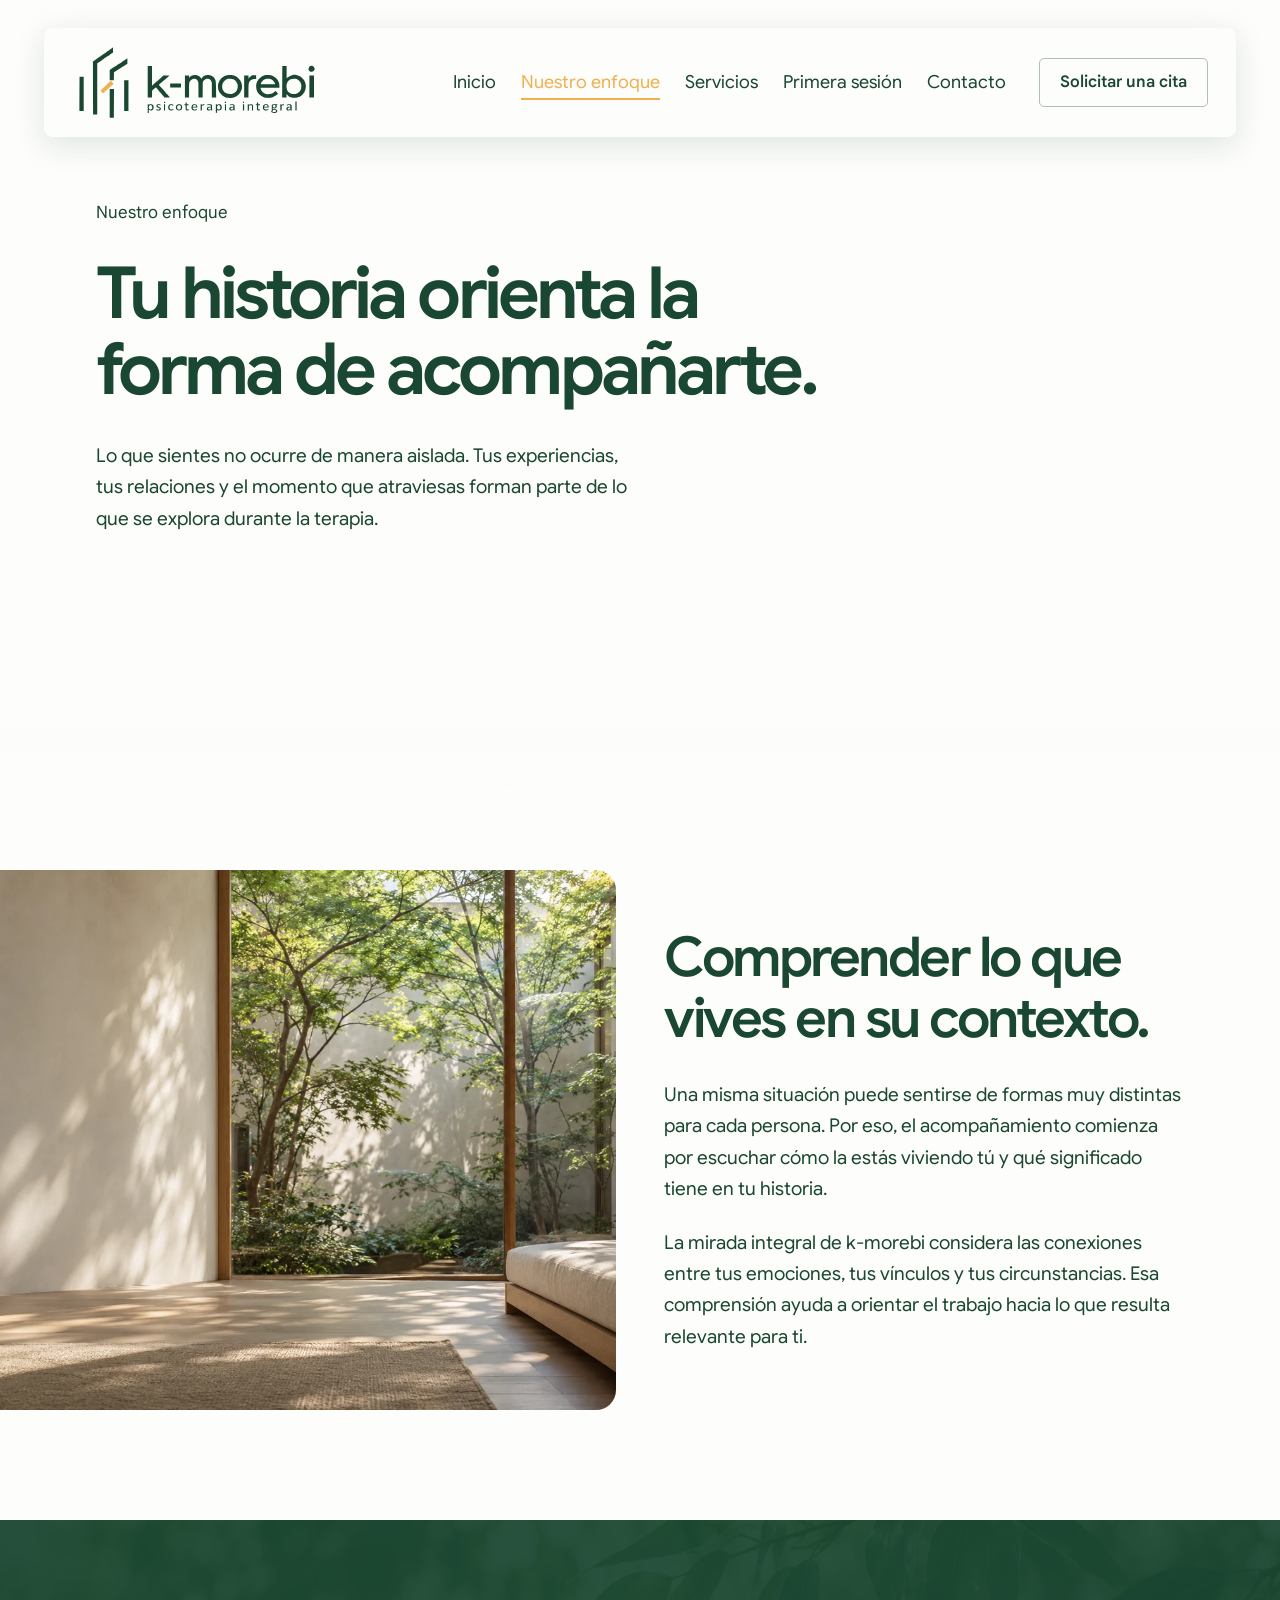
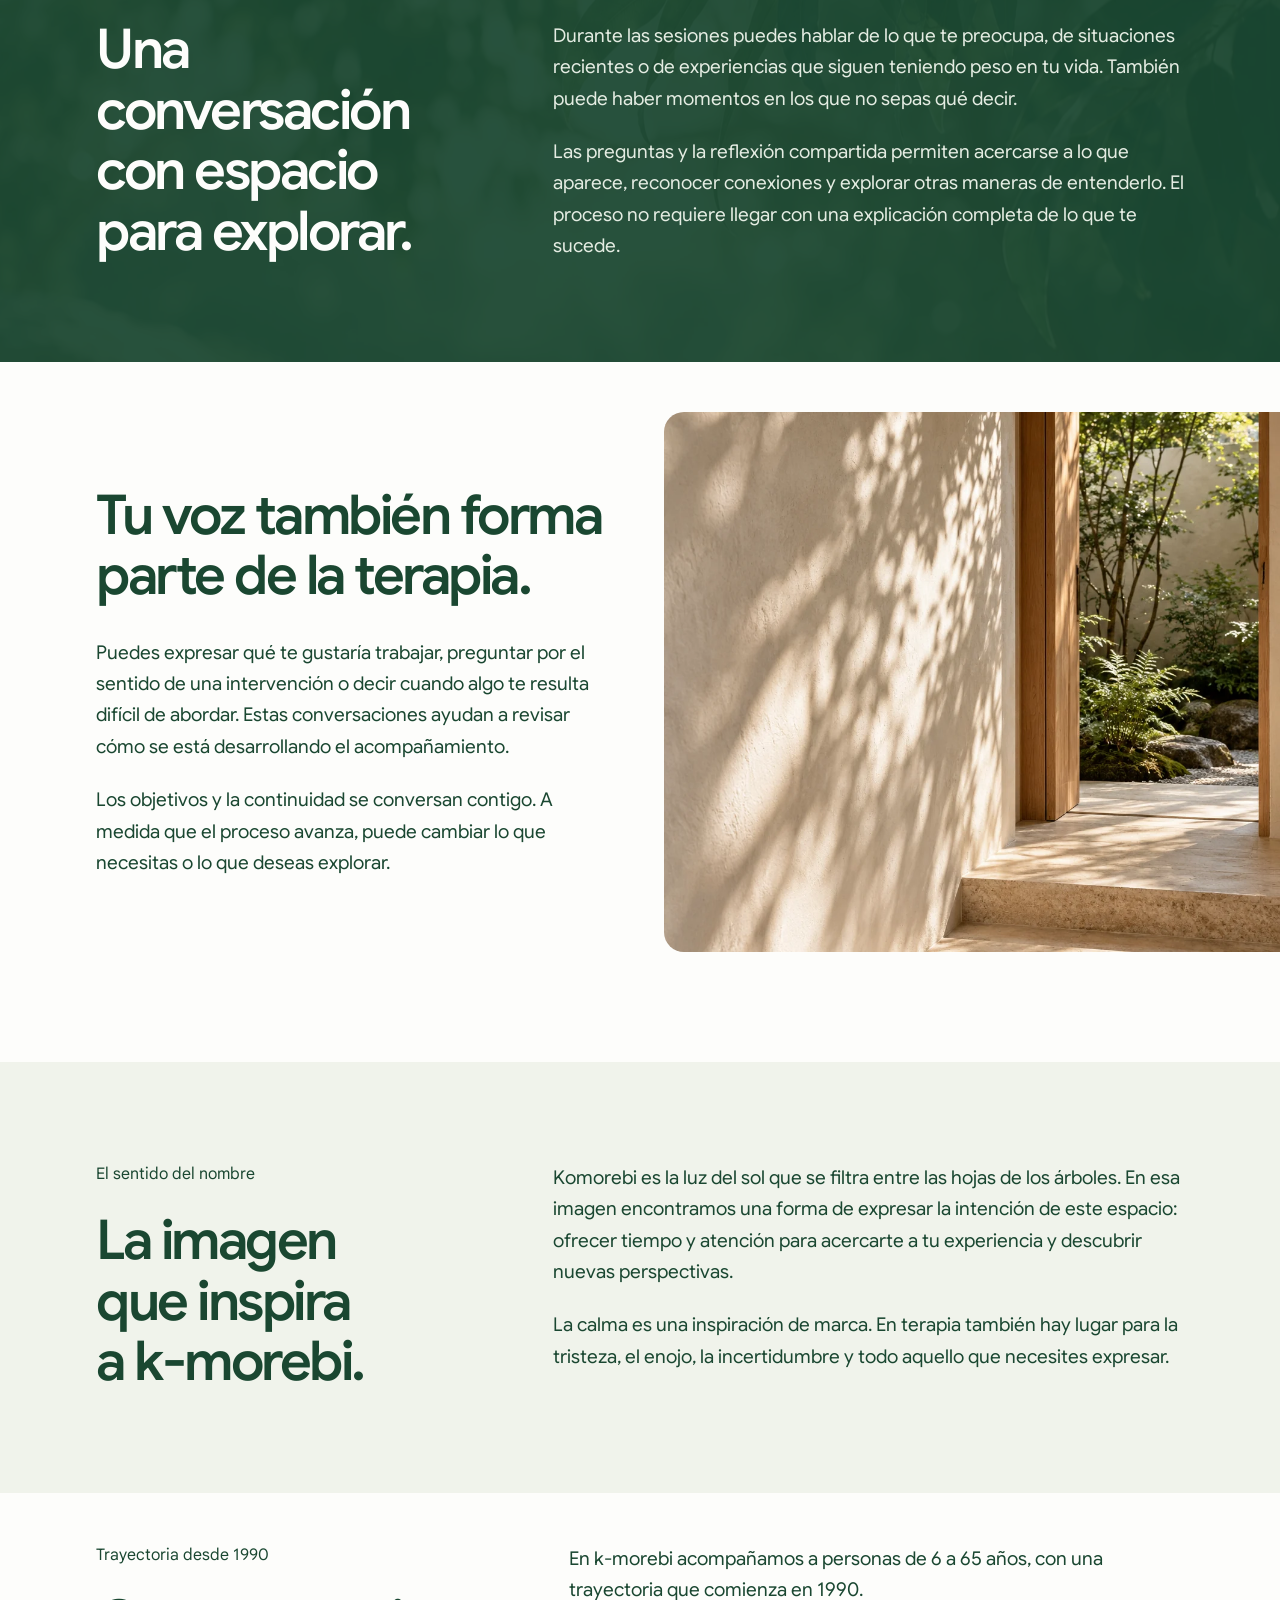
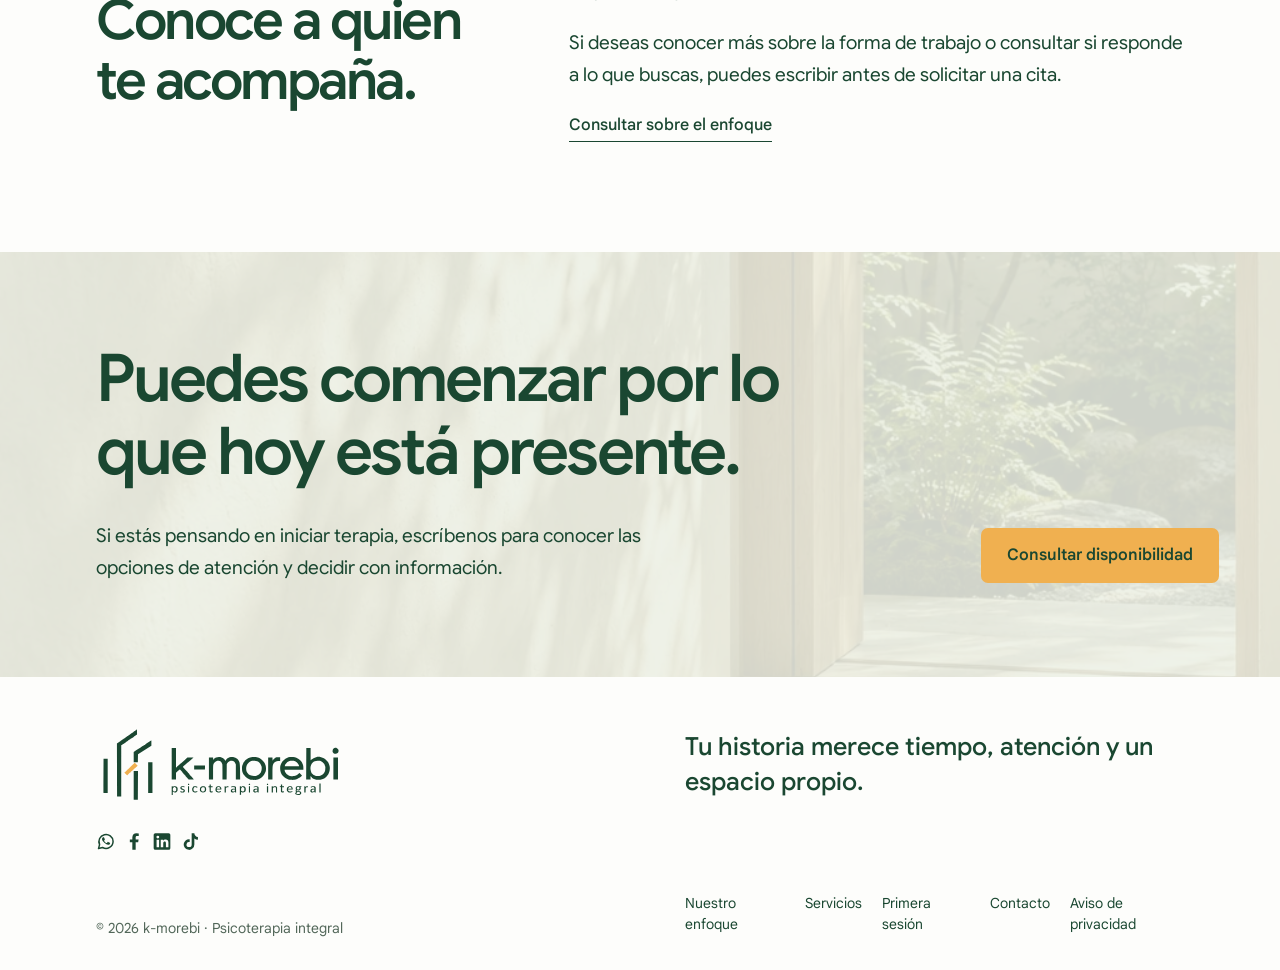
<file: docs/nuestro-enfoque.html>
<!doctype html>
<html lang="es">
<head>
    <meta charset="utf-8">
    <meta name="viewport" content="width=device-width, initial-scale=1">
    <meta name="theme-color" content="#FDFDFB">
    <title>Nuestro enfoque · k-morebi · Psicoterapia integral</title>
    <meta name="description" content="Una mirada integral a tu historia, tus emociones, tus vínculos y el momento que atraviesas.">
    <meta name="robots" content="noindex, nofollow">
    <link rel="icon" href="assets/brand/k-morebi-horizontal-sobre-claro.svg" type="image/svg+xml">
    <link rel="preload" href="assets/fonts/GoogleSans-Variable.ttf" as="font" type="font/ttf" crossorigin>
    <link rel="stylesheet" href="assets/vendor/bootstrap/bootstrap.min.css">
    <link rel="stylesheet" href="assets/css/site.css">
</head>
<body class="editorial">
<a class="skip" href="#principal">Ir al contenido</a>
<header class="header d-flex align-items-center justify-content-between">
    <a class="brand" href="index.html" aria-label="k-morebi, inicio"><img src="assets/brand/k-morebi-horizontal-sobre-claro.svg" width="1625" height="554" alt="k-morebi · psicoterapia integral"></a>
    <button class="menu-toggle" aria-label="Abrir menú" aria-expanded="false" aria-controls="navigation" type="button" data-menu-toggle><span></span><span></span></button>
    <nav class="site-nav" id="navigation" aria-label="Navegación principal">
                    <a href="index.html">Inicio</a>
                    <a href="nuestro-enfoque.html" aria-current="page">Nuestro enfoque</a>
                    <a href="servicios.html">Servicios</a>
                    <a href="primera-sesion.html">Primera sesión</a>
                    <a href="contacto.html">Contacto</a>
                <a class="button" href="#null">Solicitar una cita</a>
    </nav>
</header>
<main id="principal" tabindex="-1">
<section class="hero editorial-hero">
    <figure class="hero-image hero-image--zoom" data-hero-zoom><img class="photo" src="assets/images/luz-entre-hojas-1280.webp" srcset="assets/images/luz-entre-hojas-640.webp 640w, assets/images/luz-entre-hojas-1280.webp 1280w, assets/images/luz-entre-hojas-hq.webp 1536w" sizes="(max-width: 760px) 100vw, 1536px" width="1536" height="1024" alt="Luz natural, vegetación y materiales cálidos" fetchpriority="high" loading="eager" decoding="async"></figure>
    <div class="hero-panel">
        <p class="eyebrow">Nuestro enfoque</p>
        <h1>Tu historia orienta la forma de acompañarte.</h1>
        <div class="intro"><p>Lo que sientes no ocurre de manera aislada. Tus experiencias, tus relaciones y el momento que atraviesas forman parte de lo que se explora durante la terapia.</p></div>
    </div>
</section>
<section class="editorial-section wrap" data-reveal>
    <div class="row align-items-center g-5">
        <div class="col-md-6"><figure class="editorial-photo"><img class="photo" src="assets/images/arquitectura-komorebi-1280.webp" srcset="assets/images/arquitectura-komorebi-640.webp 640w, assets/images/arquitectura-komorebi-1280.webp 1280w, assets/images/arquitectura-komorebi-1920.webp 1536w" sizes="(max-width: 760px) 100vw, 60vw" width="1536" height="1024" alt="Un espacio abierto a un patio arbolado" loading="lazy" decoding="async"></figure></div>
        <div class="col-md-6 reading"><h2>Comprender lo que vives en su contexto.</h2><p>Una misma situación puede sentirse de formas muy distintas para cada persona. Por eso, el acompañamiento comienza por escuchar cómo la estás viviendo tú y qué significado tiene en tu historia.</p><p>La mirada integral de k-morebi considera las conexiones entre tus emociones, tus vínculos y tus circunstancias. Esa comprensión ayuda a orientar el trabajo hacia lo que resulta relevante para ti.</p></div>
    </div>
</section>
<section class="green-section" data-reveal>
    <div class="wrap row g-5">
        <div class="col-md-5"><h2>Una conversación con espacio para explorar.</h2></div>
        <div class="col-md-7 reading"><p>Durante las sesiones puedes hablar de lo que te preocupa, de situaciones recientes o de experiencias que siguen teniendo peso en tu vida. También puede haber momentos en los que no sepas qué decir.</p><p>Las preguntas y la reflexión compartida permiten acercarse a lo que aparece, reconocer conexiones y explorar otras maneras de entenderlo. El proceso no requiere llegar con una explicación completa de lo que te sucede.</p></div>
    </div>
</section>
<section class="editorial-section wrap" data-reveal>
    <div class="row g-5 align-items-center">
        <div class="col-md-6 reading"><h2>Tu voz también forma parte de la terapia.</h2><p>Puedes expresar qué te gustaría trabajar, preguntar por el sentido de una intervención o decir cuando algo te resulta difícil de abordar. Estas conversaciones ayudan a revisar cómo se está desarrollando el acompañamiento.</p><p>Los objetivos y la continuidad se conversan contigo. A medida que el proceso avanza, puede cambiar lo que necesitas o lo que deseas explorar.</p></div>
        <div class="col-md-6"><figure class="editorial-photo"><img class="photo" src="assets/images/pasaje-de-luz-1280.webp" srcset="assets/images/pasaje-de-luz-640.webp 640w, assets/images/pasaje-de-luz-1280.webp 1024w" sizes="(max-width: 760px) 100vw, 60vw" width="1024" height="1536" alt="Luz filtrándose sobre una pared de materiales cálidos" loading="lazy" decoding="async"></figure></div>
    </div>
</section>
<section class="name-story" data-reveal>
    <div class="wrap row g-5 align-items-start">
        <div class="col-md-5"><p class="eyebrow">El sentido del nombre</p><h2>La imagen que inspira a k-morebi.</h2></div>
        <div class="col-md-7 reading"><p>Komorebi es la luz del sol que se filtra entre las hojas de los árboles. En esa imagen encontramos una forma de expresar la intención de este espacio: ofrecer tiempo y atención para acercarte a tu experiencia y descubrir nuevas perspectivas.</p><p>La calma es una inspiración de marca. En terapia también hay lugar para la tristeza, el enojo, la incertidumbre y todo aquello que necesites expresar.</p></div>
    </div>
</section>
<section class="editorial-section wrap" data-reveal>
    <div class="row g-5">
        <div class="col-md-5"><p class="eyebrow">Trayectoria desde 1990</p><h2>Conoce a quien te acompaña.</h2></div>
        <div class="col-md-7 reading">
                        <p>En k-morebi acompañamos a personas de 6 a 65 años, con una trayectoria que comienza en 1990.</p>
            <p>Si deseas conocer más sobre la forma de trabajo o consultar si responde a lo que buscas, puedes escribir antes de solicitar una cita.</p>            <a class="link mt-4" href="#null">Consultar sobre el enfoque</a>
        </div>
    </div>
</section>
<section class="closing" data-reveal>
    <h2>Puedes comenzar por lo que hoy está presente.</h2>
    <p>Si estás pensando en iniciar terapia, escríbenos para conocer las opciones de atención y decidir con información.</p>
    <a class="button" href="#null">Consultar disponibilidad</a>
</section>
</main>
<footer class="footer" id="pie">
    <div class="footer-identity">
        <a class="brand" href="index.html" aria-label="k-morebi, inicio"><img src="assets/brand/k-morebi-horizontal-sobre-claro.svg" width="1625" height="554" alt="k-morebi · Psicoterapia integral"></a>
        <nav class="footer-social" aria-label="Redes sociales">
            <a href="#null" aria-label="WhatsApp" title="WhatsApp">
                <svg viewBox="0 0 24 24" aria-hidden="true" focusable="false"><path d="M20.5 11.7a8.5 8.5 0 0 1-12.6 7.5L3 20.5l1.3-4.8A8.5 8.5 0 1 1 20.5 11.7Z" fill="none" stroke="currentColor" stroke-width="1.8" stroke-linejoin="round"/><path d="M8.1 7.2c.2-.3.5-.3.8-.3h.4c.2 0 .3.1.4.4l.9 2c.1.2.1.4-.1.6l-.7.9c-.1.2-.1.3 0 .5.5.9 1.7 2 2.8 2.5.2.1.4.1.5-.1l.9-1.1c.2-.2.3-.2.6-.1l2 .9c.3.1.4.2.4.4 0 .6-.3 1.5-.8 1.8-.5.4-1.1.5-1.8.4-1-.2-2.6-.8-4.4-2.4-1.5-1.4-2.7-3.1-2.8-4.2-.1-.9.3-1.7.9-2.2Z"/></svg>
            </a>
            <a href="#null" aria-label="Facebook" title="Facebook">
                <svg viewBox="0 0 24 24" aria-hidden="true" focusable="false"><path d="M14 22v-9h3l.5-3.5H14V7.3c0-1 .3-1.8 1.8-1.8h1.9V2.4a25 25 0 0 0-2.8-.2c-2.9 0-4.9 1.8-4.9 5v2.3H7V13h3v9Z"/></svg>
            </a>
            <a href="#null" aria-label="LinkedIn" title="LinkedIn">
                <svg viewBox="0 0 24 24" aria-hidden="true" focusable="false"><path d="M4 2h16a2 2 0 0 1 2 2v16a2 2 0 0 1-2 2H4a2 2 0 0 1-2-2V4a2 2 0 0 1 2-2Zm3 6.4a1.7 1.7 0 1 0 0-3.4 1.7 1.7 0 0 0 0 3.4ZM5.5 19h3v-9h-3Zm5 0h3v-5c0-1.3.6-2 1.7-2s1.5.8 1.5 2v5h3v-5.5c0-2.6-1.3-3.9-3.3-3.9-1.4 0-2.4.7-2.9 1.5V10h-3Z" fill-rule="evenodd"/></svg>
            </a>
            <a href="#null" aria-label="TikTok" title="TikTok">
                <svg viewBox="0 0 24 24" aria-hidden="true" focusable="false"><path d="M14 2h3.2a5.4 5.4 0 0 0 4.3 4.7V10a8.4 8.4 0 0 1-4.3-1.5v7.1a6.4 6.4 0 1 1-5.6-6.3v3.3a3.1 3.1 0 1 0 2.4 3Z"/></svg>
            </a>
        </nav>
    </div>
    <p class="footer-message"><i>Tu historia merece tiempo, atención y un espacio propio.</i></p>
    <nav class="footer-links" aria-label="Navegación al pie">
                    <a href="nuestro-enfoque.html" aria-current="page">Nuestro enfoque</a>
                    <a href="servicios.html">Servicios</a>
                    <a href="primera-sesion.html">Primera sesión</a>
                    <a href="contacto.html">Contacto</a>
                    <a href="aviso-de-privacidad.html">Aviso de privacidad</a>
            </nav>
    <p class="copyright">© 2026 k-morebi · Psicoterapia integral</p>
</footer>
<script src="assets/vendor/bootstrap/bootstrap.min.js" defer></script>
<script src="assets/js/site.js" defer></script>
<script src="assets/js/hero-zoom.js?v=1793378503" defer></script>
</body>
</html>
</file>
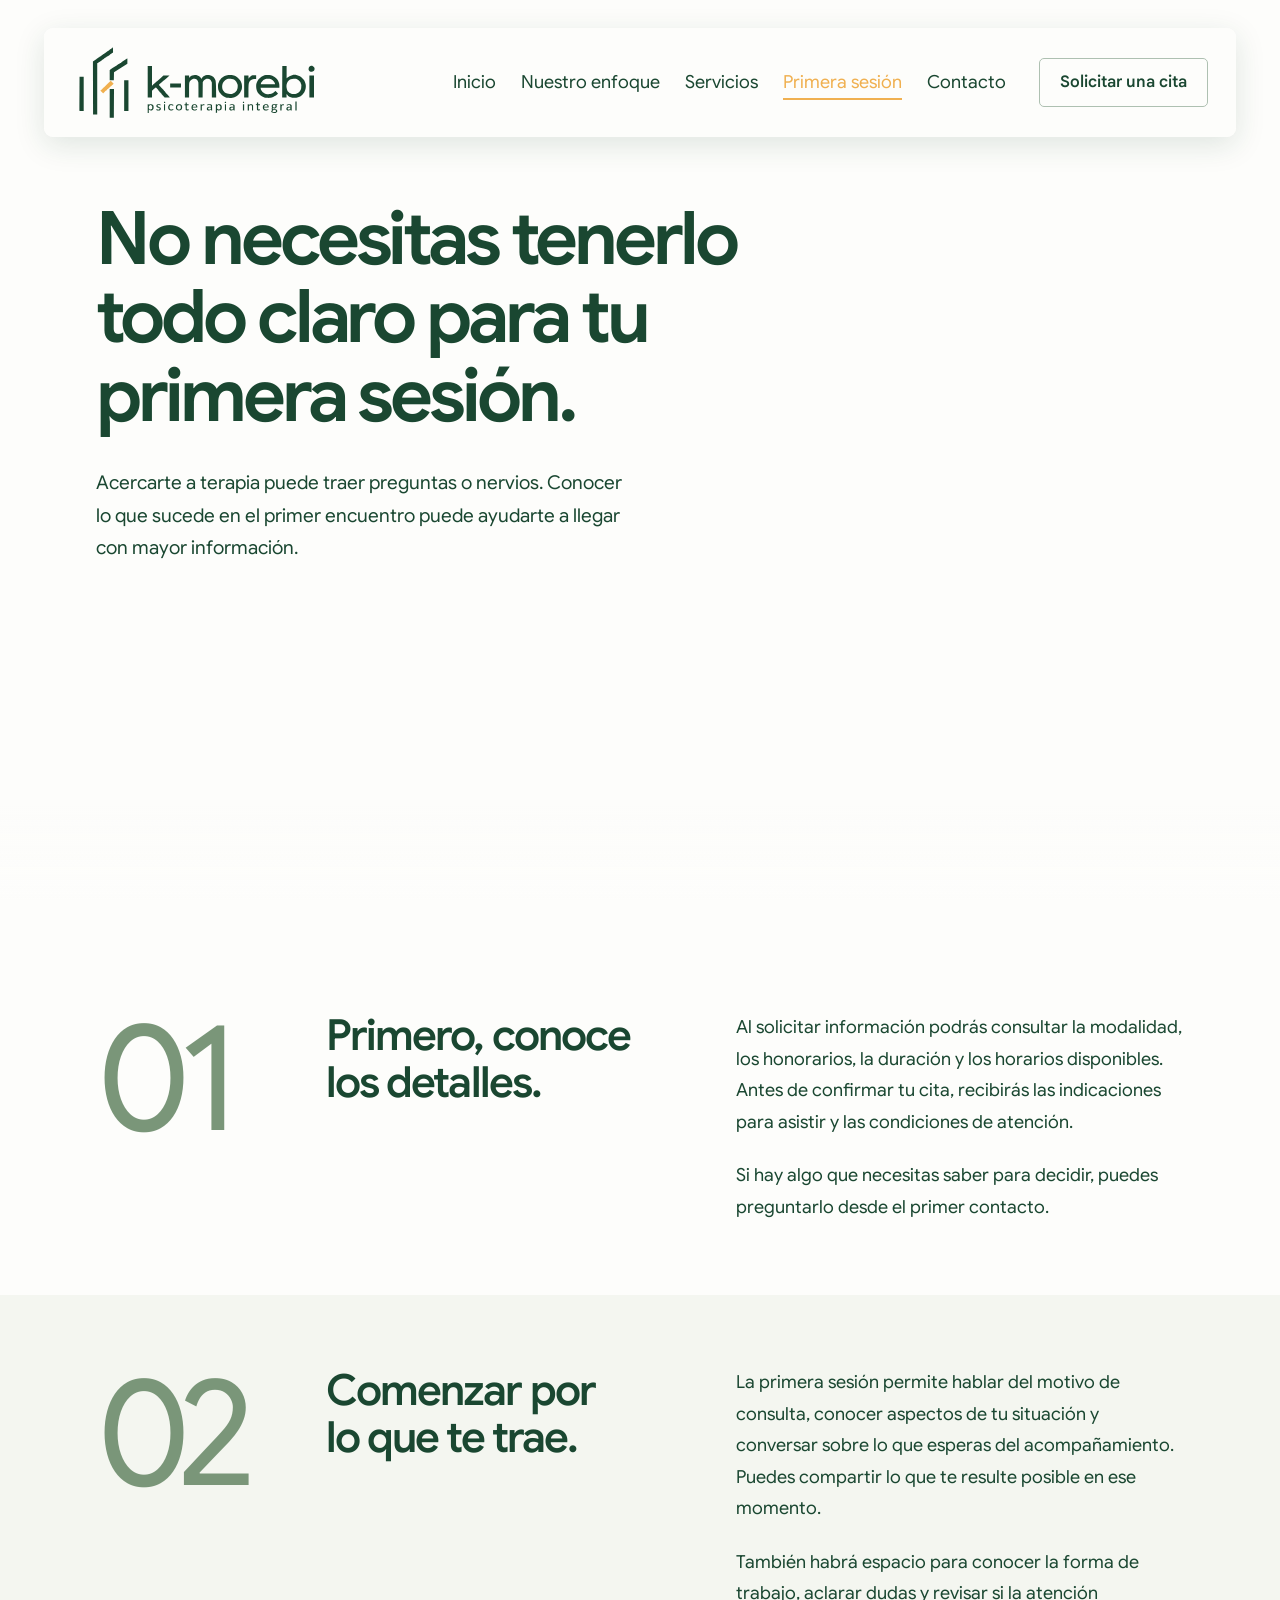
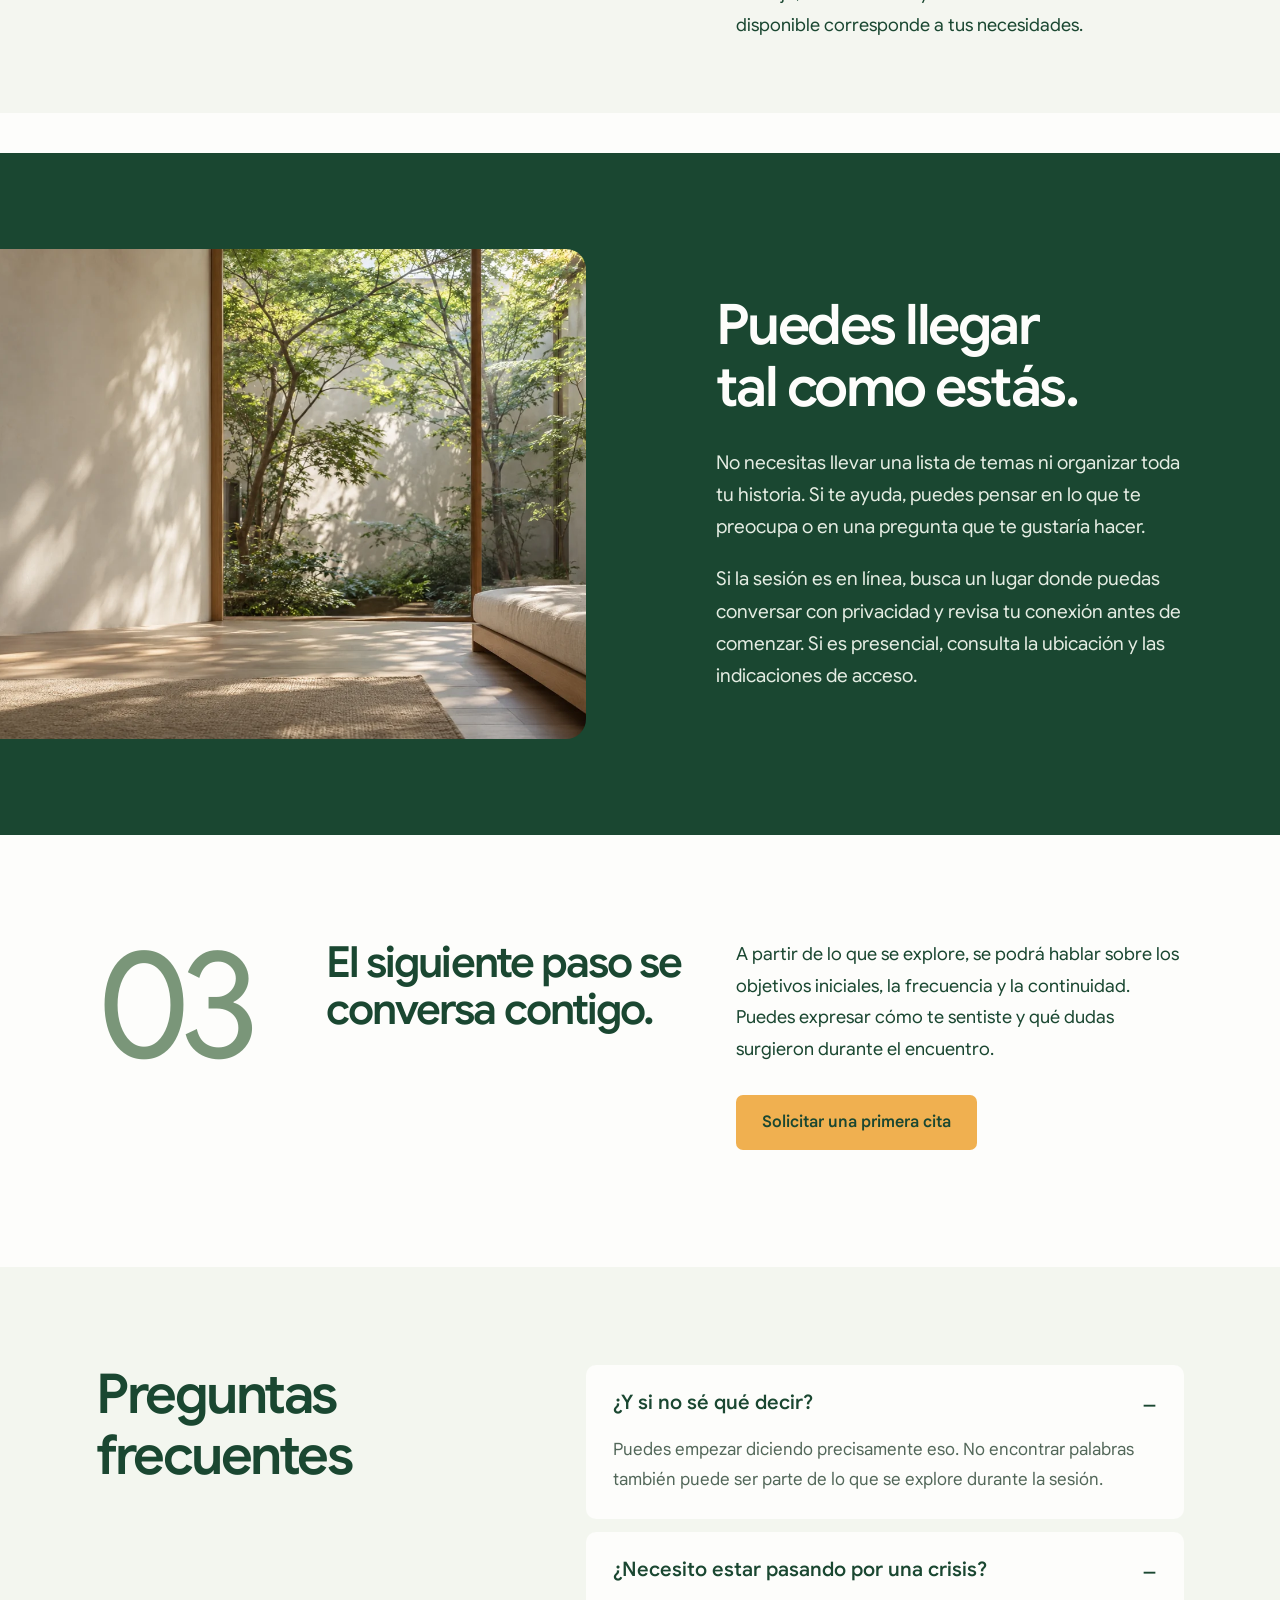
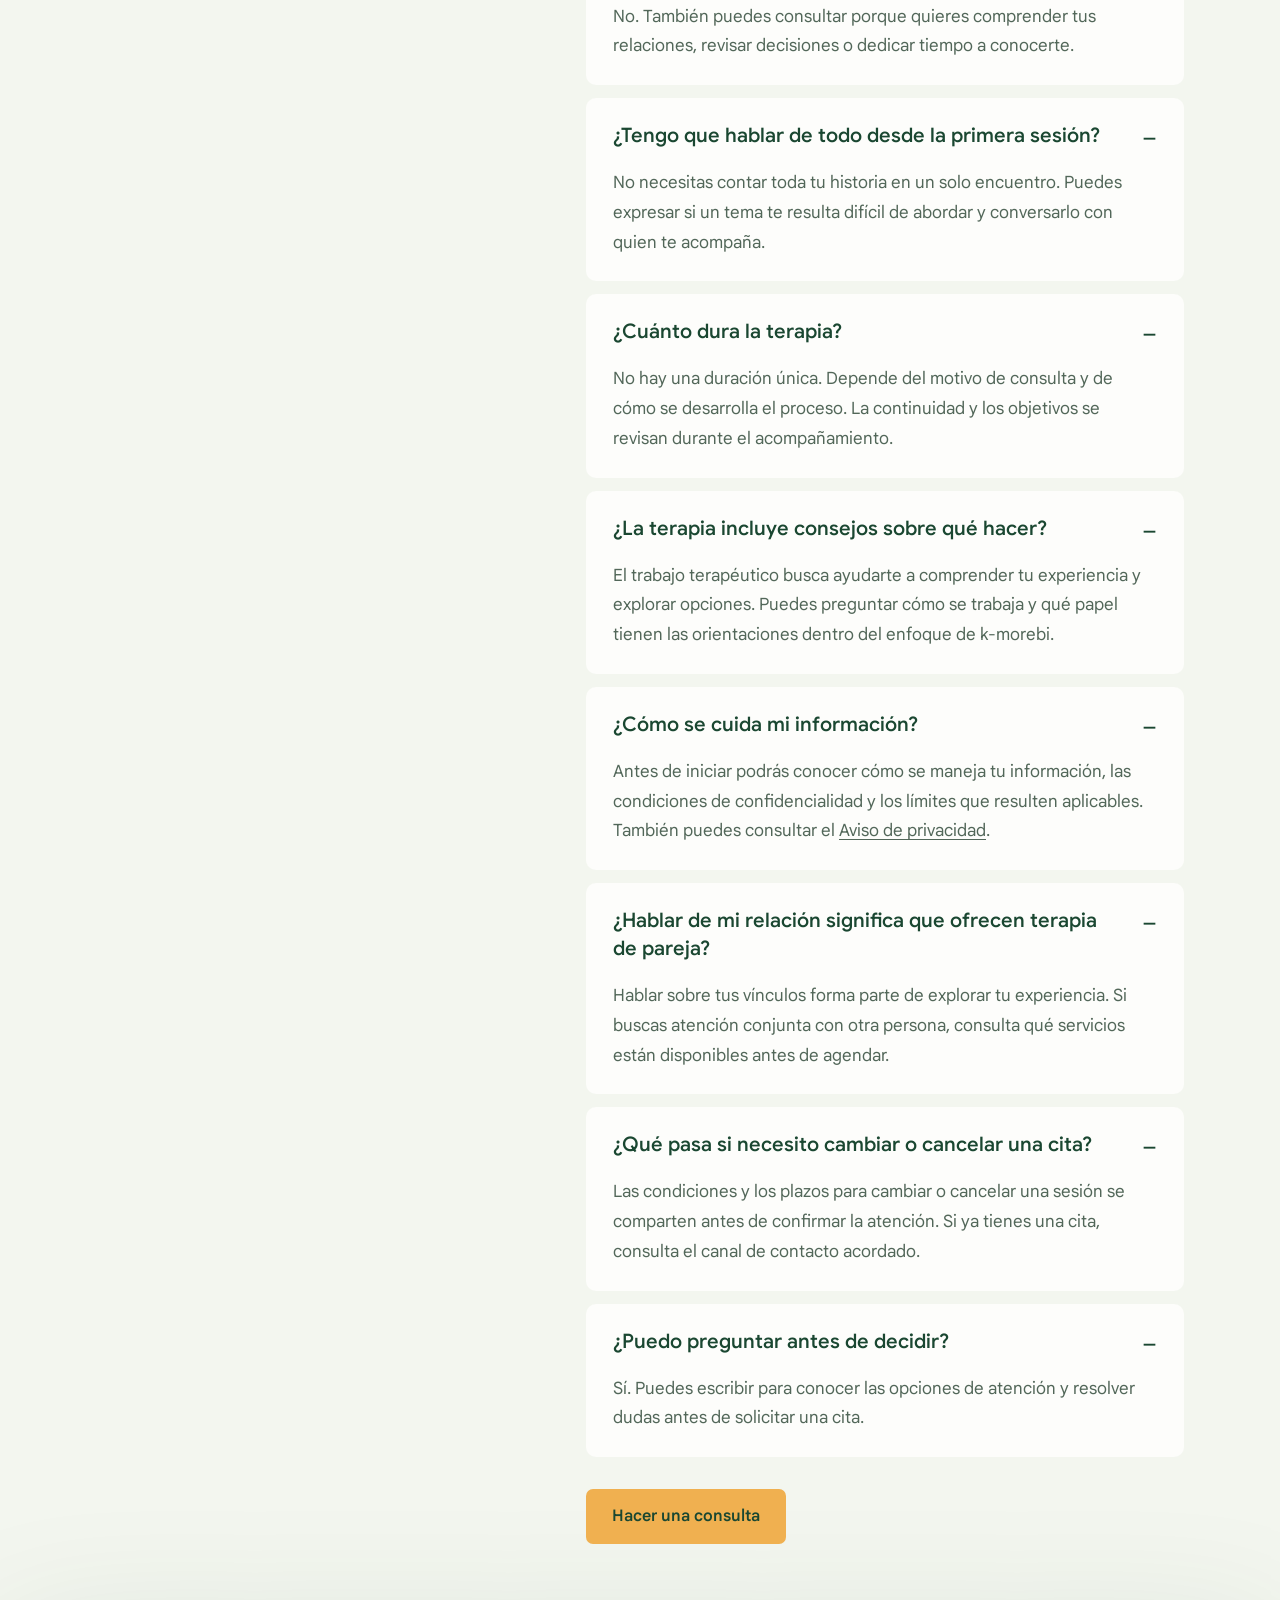
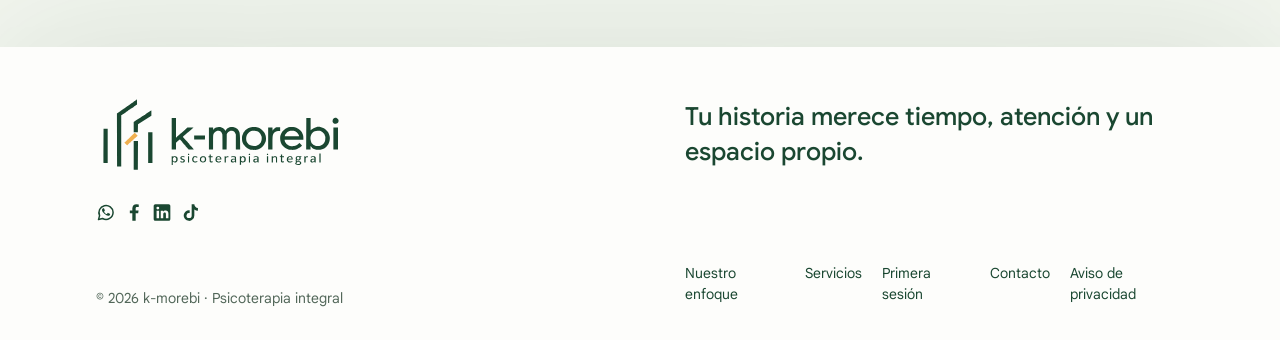
<file: docs/primera-sesion.html>
<!doctype html>
<html lang="es">
<head>
    <meta charset="utf-8">
    <meta name="viewport" content="width=device-width, initial-scale=1">
    <meta name="theme-color" content="#FDFDFB">
    <title>Primera sesión · k-morebi · Psicoterapia integral</title>
    <meta name="description" content="Qué sucede antes, durante y después de tu primera sesión. Un espacio también para tus dudas.">
    <meta name="robots" content="noindex, nofollow">
    <link rel="icon" href="assets/brand/k-morebi-horizontal-sobre-claro.svg" type="image/svg+xml">
    <link rel="preload" href="assets/fonts/GoogleSans-Variable.ttf" as="font" type="font/ttf" crossorigin>
    <link rel="stylesheet" href="assets/vendor/bootstrap/bootstrap.min.css">
    <link rel="stylesheet" href="assets/css/site.css">
</head>
<body class="inside">
<a class="skip" href="#principal">Ir al contenido</a>
<header class="header d-flex align-items-center justify-content-between">
    <a class="brand" href="index.html" aria-label="k-morebi, inicio"><img src="assets/brand/k-morebi-horizontal-sobre-claro.svg" width="1625" height="554" alt="k-morebi · psicoterapia integral"></a>
    <button class="menu-toggle" aria-label="Abrir menú" aria-expanded="false" aria-controls="navigation" type="button" data-menu-toggle><span></span><span></span></button>
    <nav class="site-nav" id="navigation" aria-label="Navegación principal">
                    <a href="index.html">Inicio</a>
                    <a href="nuestro-enfoque.html">Nuestro enfoque</a>
                    <a href="servicios.html">Servicios</a>
                    <a href="primera-sesion.html" aria-current="page">Primera sesión</a>
                    <a href="contacto.html">Contacto</a>
                <a class="button" href="#null">Solicitar una cita</a>
    </nav>
</header>
<main id="principal" tabindex="-1">
<section class="hero"><figure class="hero-image hero-image--zoom" data-hero-zoom><img class="photo" src="assets/images/pasaje-de-luz-1280.webp" srcset="assets/images/pasaje-de-luz-640.webp 640w, assets/images/pasaje-de-luz-hq.webp 1024w" sizes="(max-width: 760px) 100vw, 1024px" width="1024" height="1536" alt="Un umbral iluminado por el sol hacia un jardín sereno" fetchpriority="high" loading="eager" decoding="async"></figure><div class="hero-panel"><h1>No necesitas tenerlo todo claro para tu primera sesión.</h1><p class="intro">Acercarte a terapia puede traer preguntas o nervios. Conocer lo que sucede en el primer encuentro puede ayudarte a llegar con mayor información.</p></div></section>
<section class="journey"><article class="stage "><span class="stage-no" aria-hidden="true">01</span><h2>Primero, conoce los detalles.</h2><div class="stage-copy"><p>Al solicitar información podrás consultar la modalidad, los honorarios, la duración y los horarios disponibles. Antes de confirmar tu cita, recibirás las indicaciones para asistir y las condiciones de atención.</p><p>Si hay algo que necesitas saber para decidir, puedes preguntarlo desde el primer contacto.</p></div></article><article class="stage stage-during"><span class="stage-no" aria-hidden="true">02</span><h2>Comenzar por lo que te trae.</h2><div class="stage-copy"><p>La primera sesión permite hablar del motivo de consulta, conocer aspectos de tu situación y conversar sobre lo que esperas del acompañamiento. Puedes compartir lo que te resulte posible en ese momento.</p><p>También habrá espacio para conocer la forma de trabajo, aclarar dudas y revisar si la atención disponible corresponde a tus necesidades.</p></div></article></section>
<section data-reveal class="prepare"><div class="prepare-grid wrap"><figure><img class="photo" src="assets/images/arquitectura-komorebi-1280.webp" srcset="assets/images/arquitectura-komorebi-640.webp 640w, assets/images/arquitectura-komorebi-1280.webp 1280w, assets/images/arquitectura-komorebi-1920.webp 1536w" sizes="(max-width: 760px) 100vw, 60vw" width="1536" height="1024" alt="Espacio tranquilo abierto a la luz de un patio arbolado" loading="lazy" decoding="async"></figure><div class="prepare-content"><h2>Puedes llegar tal como estás.</h2><p>No necesitas llevar una lista de temas ni organizar toda tu historia. Si te ayuda, puedes pensar en lo que te preocupa o en una pregunta que te gustaría hacer.</p><p>Si la sesión es en línea, busca un lugar donde puedas conversar con privacidad y revisa tu conexión antes de comenzar. Si es presencial, consulta la ubicación y las indicaciones de acceso.</p></div></div></section>
<section data-reveal class="continuity"><article class="stage "><span class="stage-no" aria-hidden="true">03</span><h2>El siguiente paso se conversa contigo.</h2><div class="stage-copy"><p>A partir de lo que se explore, se podrá hablar sobre los objetivos iniciales, la frecuencia y la continuidad. Puedes expresar cómo te sentiste y qué dudas surgieron durante el encuentro.</p><a class="button" href="#null">Solicitar una primera cita</a></div></article></section>
<section data-reveal class="faq" id="contacto"><h2>Preguntas frecuentes</h2><div class="faq-list"><details open><summary>¿Y si no sé qué decir?</summary><p>Puedes empezar diciendo precisamente eso. No encontrar palabras también puede ser parte de lo que se explore durante la sesión.</p></details><details open><summary>¿Necesito estar pasando por una crisis?</summary><p>No. También puedes consultar porque quieres comprender tus relaciones, revisar decisiones o dedicar tiempo a conocerte.</p></details><details open><summary>¿Tengo que hablar de todo desde la primera sesión?</summary><p>No necesitas contar toda tu historia en un solo encuentro. Puedes expresar si un tema te resulta difícil de abordar y conversarlo con quien te acompaña.</p></details><details open><summary>¿Cuánto dura la terapia?</summary><p>No hay una duración única. Depende del motivo de consulta y de cómo se desarrolla el proceso. La continuidad y los objetivos se revisan durante el acompañamiento.</p></details><details open><summary>¿La terapia incluye consejos sobre qué hacer?</summary><p>El trabajo terapéutico busca ayudarte a comprender tu experiencia y explorar opciones. Puedes preguntar cómo se trabaja y qué papel tienen las orientaciones dentro del enfoque de k-morebi.</p></details><details open><summary>¿Cómo se cuida mi información?</summary><p>Antes de iniciar podrás conocer cómo se maneja tu información, las condiciones de confidencialidad y los límites que resulten aplicables. También puedes consultar el <a class="inline-link" href="aviso-de-privacidad.html">Aviso de privacidad</a>.</p></details><details open><summary>¿Hablar de mi relación significa que ofrecen terapia de pareja?</summary><p>Hablar sobre tus vínculos forma parte de explorar tu experiencia. Si buscas atención conjunta con otra persona, consulta qué servicios están disponibles antes de agendar.</p></details><details open><summary>¿Qué pasa si necesito cambiar o cancelar una cita?</summary><p>Las condiciones y los plazos para cambiar o cancelar una sesión se comparten antes de confirmar la atención. Si ya tienes una cita, consulta el canal de contacto acordado.</p></details><details open><summary>¿Puedo preguntar antes de decidir?</summary><p>Sí. Puedes escribir para conocer las opciones de atención y resolver dudas antes de solicitar una cita.</p></details><a class="button" href="#null">Hacer una consulta</a></div></section>
</main>
<footer class="footer" id="pie">
    <div class="footer-identity">
        <a class="brand" href="index.html" aria-label="k-morebi, inicio"><img src="assets/brand/k-morebi-horizontal-sobre-claro.svg" width="1625" height="554" alt="k-morebi · Psicoterapia integral"></a>
        <nav class="footer-social" aria-label="Redes sociales">
            <a href="#null" aria-label="WhatsApp" title="WhatsApp">
                <svg viewBox="0 0 24 24" aria-hidden="true" focusable="false"><path d="M20.5 11.7a8.5 8.5 0 0 1-12.6 7.5L3 20.5l1.3-4.8A8.5 8.5 0 1 1 20.5 11.7Z" fill="none" stroke="currentColor" stroke-width="1.8" stroke-linejoin="round"/><path d="M8.1 7.2c.2-.3.5-.3.8-.3h.4c.2 0 .3.1.4.4l.9 2c.1.2.1.4-.1.6l-.7.9c-.1.2-.1.3 0 .5.5.9 1.7 2 2.8 2.5.2.1.4.1.5-.1l.9-1.1c.2-.2.3-.2.6-.1l2 .9c.3.1.4.2.4.4 0 .6-.3 1.5-.8 1.8-.5.4-1.1.5-1.8.4-1-.2-2.6-.8-4.4-2.4-1.5-1.4-2.7-3.1-2.8-4.2-.1-.9.3-1.7.9-2.2Z"/></svg>
            </a>
            <a href="#null" aria-label="Facebook" title="Facebook">
                <svg viewBox="0 0 24 24" aria-hidden="true" focusable="false"><path d="M14 22v-9h3l.5-3.5H14V7.3c0-1 .3-1.8 1.8-1.8h1.9V2.4a25 25 0 0 0-2.8-.2c-2.9 0-4.9 1.8-4.9 5v2.3H7V13h3v9Z"/></svg>
            </a>
            <a href="#null" aria-label="LinkedIn" title="LinkedIn">
                <svg viewBox="0 0 24 24" aria-hidden="true" focusable="false"><path d="M4 2h16a2 2 0 0 1 2 2v16a2 2 0 0 1-2 2H4a2 2 0 0 1-2-2V4a2 2 0 0 1 2-2Zm3 6.4a1.7 1.7 0 1 0 0-3.4 1.7 1.7 0 0 0 0 3.4ZM5.5 19h3v-9h-3Zm5 0h3v-5c0-1.3.6-2 1.7-2s1.5.8 1.5 2v5h3v-5.5c0-2.6-1.3-3.9-3.3-3.9-1.4 0-2.4.7-2.9 1.5V10h-3Z" fill-rule="evenodd"/></svg>
            </a>
            <a href="#null" aria-label="TikTok" title="TikTok">
                <svg viewBox="0 0 24 24" aria-hidden="true" focusable="false"><path d="M14 2h3.2a5.4 5.4 0 0 0 4.3 4.7V10a8.4 8.4 0 0 1-4.3-1.5v7.1a6.4 6.4 0 1 1-5.6-6.3v3.3a3.1 3.1 0 1 0 2.4 3Z"/></svg>
            </a>
        </nav>
    </div>
    <p class="footer-message"><i>Tu historia merece tiempo, atención y un espacio propio.</i></p>
    <nav class="footer-links" aria-label="Navegación al pie">
                    <a href="nuestro-enfoque.html">Nuestro enfoque</a>
                    <a href="servicios.html">Servicios</a>
                    <a href="primera-sesion.html" aria-current="page">Primera sesión</a>
                    <a href="contacto.html">Contacto</a>
                    <a href="aviso-de-privacidad.html">Aviso de privacidad</a>
            </nav>
    <p class="copyright">© 2026 k-morebi · Psicoterapia integral</p>
</footer>
<script src="assets/vendor/bootstrap/bootstrap.min.js" defer></script>
<script src="assets/js/site.js" defer></script>
<script src="assets/js/hero-zoom.js?v=1793378503" defer></script>
</body>
</html>
</file>
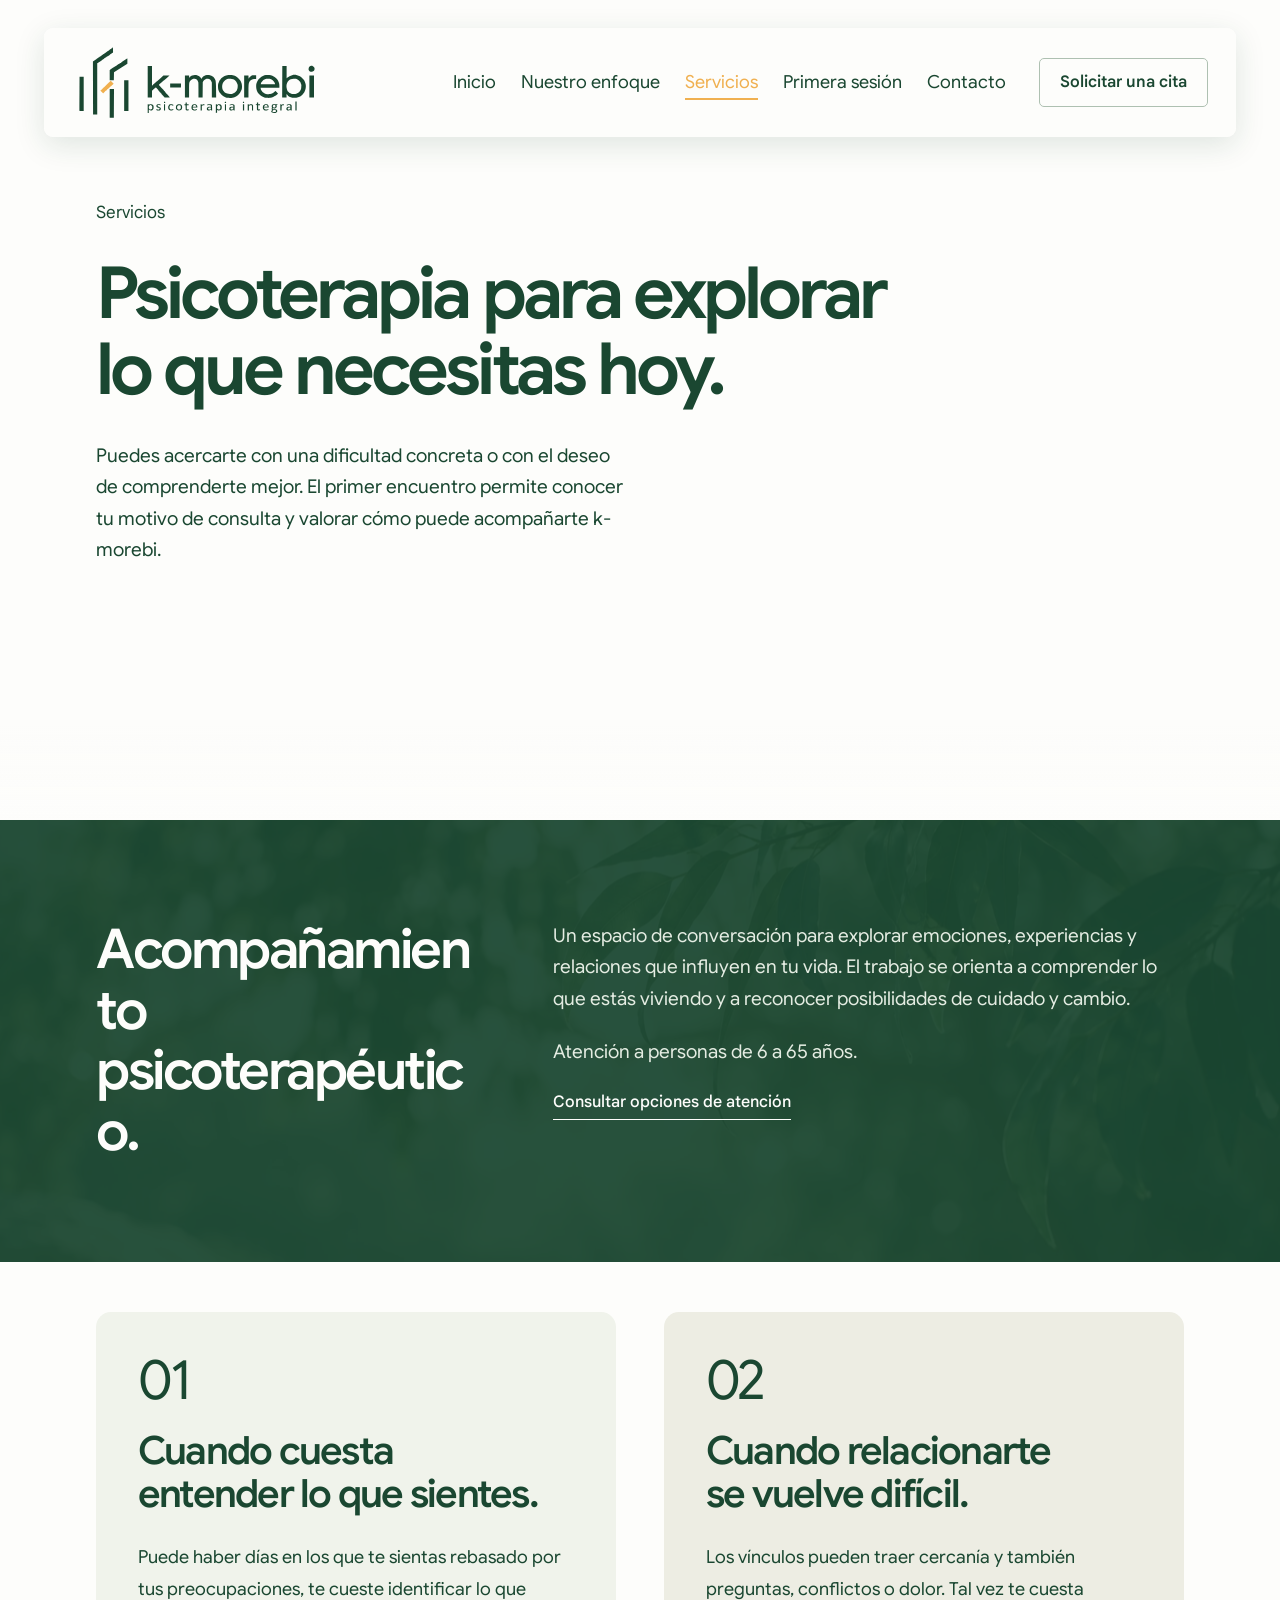
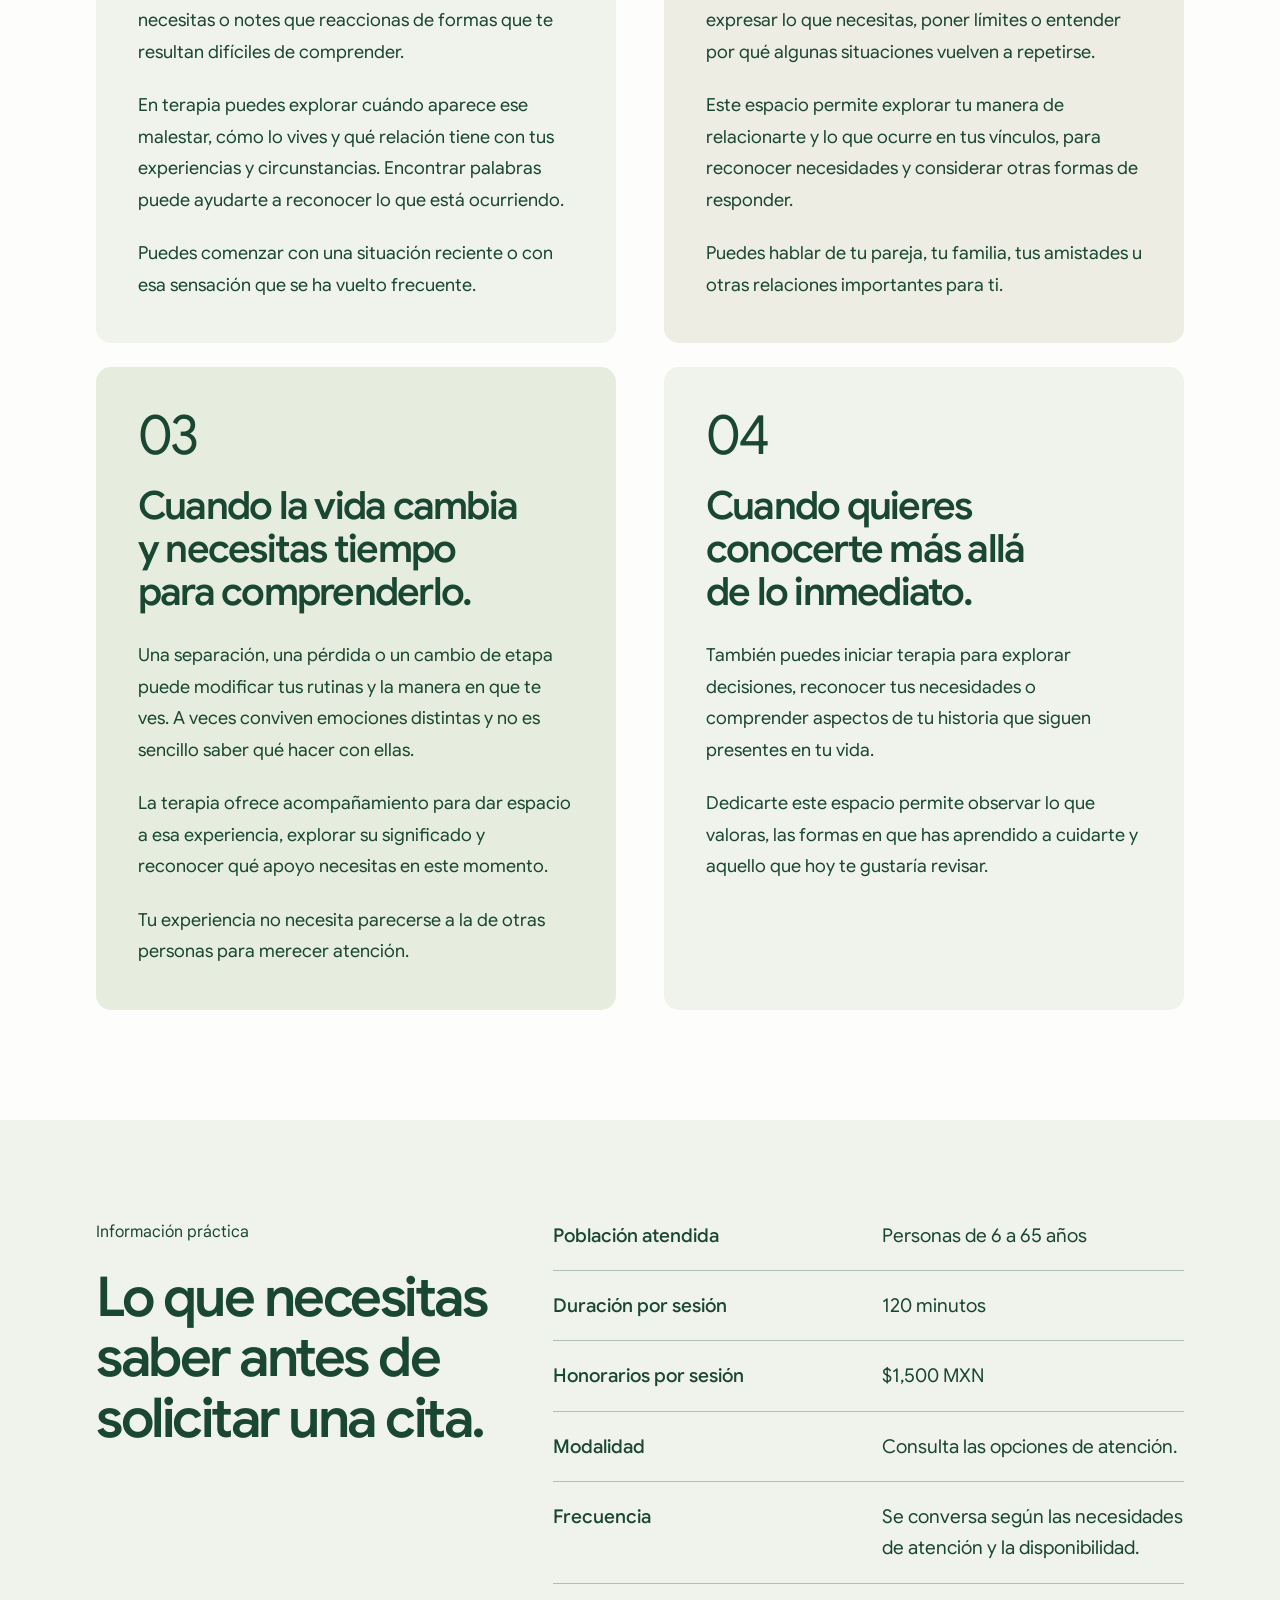
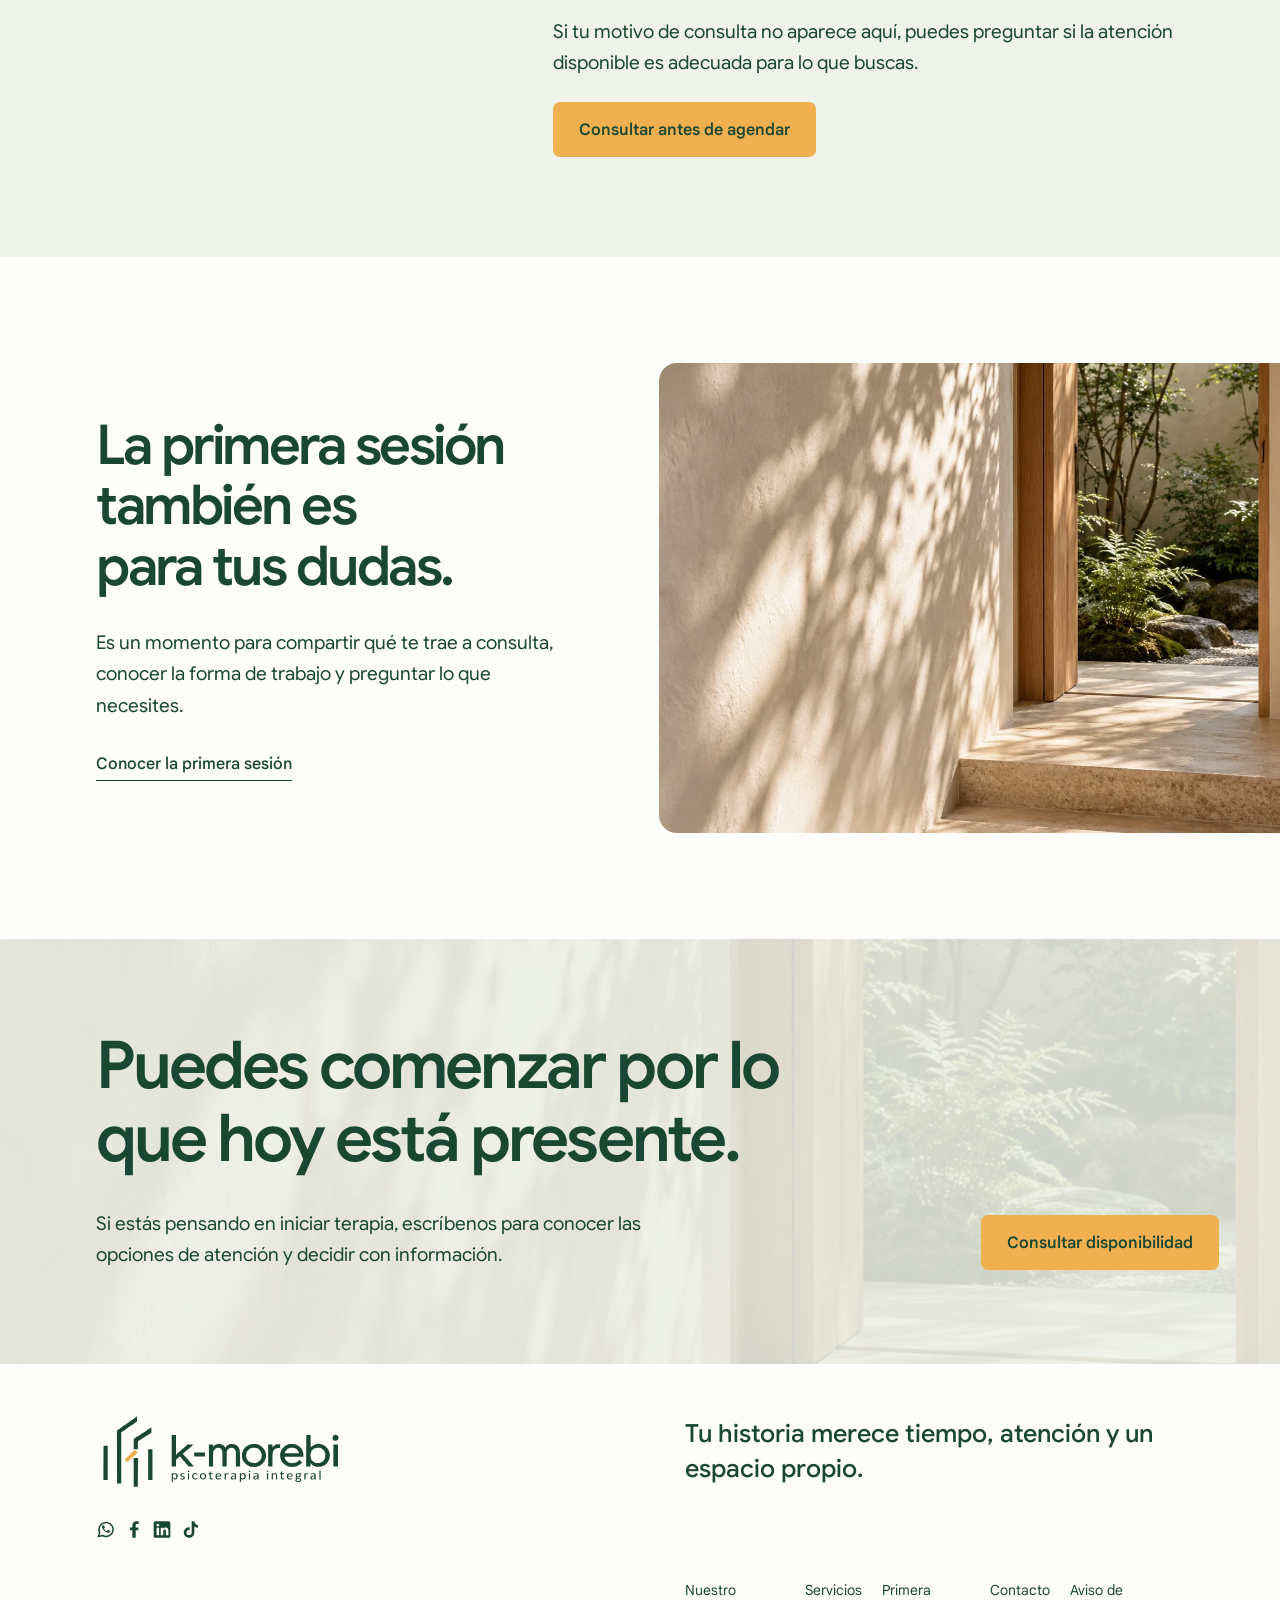
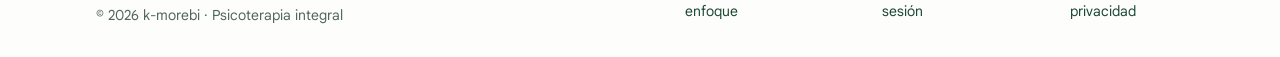
<file: docs/servicios.html>
<!doctype html>
<html lang="es">
<head>
    <meta charset="utf-8">
    <meta name="viewport" content="width=device-width, initial-scale=1">
    <meta name="theme-color" content="#FDFDFB">
    <title>Servicios · k-morebi · Psicoterapia integral</title>
    <meta name="description" content="Conoce el acompañamiento psicoterapéutico de k-morebi y la información para tu primera cita.">
    <meta name="robots" content="noindex, nofollow">
    <link rel="icon" href="assets/brand/k-morebi-horizontal-sobre-claro.svg" type="image/svg+xml">
    <link rel="preload" href="assets/fonts/GoogleSans-Variable.ttf" as="font" type="font/ttf" crossorigin>
    <link rel="stylesheet" href="assets/vendor/bootstrap/bootstrap.min.css">
    <link rel="stylesheet" href="assets/css/site.css">
</head>
<body class="editorial">
<a class="skip" href="#principal">Ir al contenido</a>
<header class="header d-flex align-items-center justify-content-between">
    <a class="brand" href="index.html" aria-label="k-morebi, inicio"><img src="assets/brand/k-morebi-horizontal-sobre-claro.svg" width="1625" height="554" alt="k-morebi · psicoterapia integral"></a>
    <button class="menu-toggle" aria-label="Abrir menú" aria-expanded="false" aria-controls="navigation" type="button" data-menu-toggle><span></span><span></span></button>
    <nav class="site-nav" id="navigation" aria-label="Navegación principal">
                    <a href="index.html">Inicio</a>
                    <a href="nuestro-enfoque.html">Nuestro enfoque</a>
                    <a href="servicios.html" aria-current="page">Servicios</a>
                    <a href="primera-sesion.html">Primera sesión</a>
                    <a href="contacto.html">Contacto</a>
                <a class="button" href="#null">Solicitar una cita</a>
    </nav>
</header>
<main id="principal" tabindex="-1">
<section class="hero editorial-hero">
    <figure class="hero-image hero-image--zoom" data-hero-zoom><img class="photo" src="assets/images/arquitectura-komorebi-1280.webp" srcset="assets/images/arquitectura-komorebi-640.webp 640w, assets/images/arquitectura-komorebi-1280.webp 1280w, assets/images/arquitectura-komorebi-hq.webp 1536w" sizes="(max-width: 760px) 100vw, 1536px" width="1536" height="1024" alt="Luz natural, vegetación y materiales cálidos" fetchpriority="high" loading="eager" decoding="async"></figure>
    <div class="hero-panel">
        <p class="eyebrow">Servicios</p>
        <h1>Psicoterapia para explorar lo que necesitas hoy.</h1>
        <div class="intro"><p>Puedes acercarte con una dificultad concreta o con el deseo de comprenderte mejor. El primer encuentro permite conocer tu motivo de consulta y valorar cómo puede acompañarte k-morebi.</p></div>
    </div>
</section>
<section class="green-section" data-reveal>
    <div class="wrap row g-5">
        <div class="col-md-5"><h2>Acompañamiento psicoterapéutico.</h2></div>
        <div class="col-md-7 reading"><p>Un espacio de conversación para explorar emociones, experiencias y relaciones que influyen en tu vida. El trabajo se orienta a comprender lo que estás viviendo y a reconocer posibilidades de cuidado y cambio.</p><p>Atención a personas de 6 a 65 años.</p><a class="link mt-4" href="#null">Consultar opciones de atención</a></div>
    </div>
</section>
<section class="editorial-section wrap consultation-themes" data-reveal aria-label="Motivos de consulta">
    <div class="row g-4">
            <div class="col-md-6">
            <article class="service-card h-100">
                <span class="small-number" aria-hidden="true">01</span>
                <h2>Cuando cuesta entender lo que sientes.</h2>
                <p>Puede haber días en los que te sientas rebasado por tus preocupaciones, te cueste identificar lo que necesitas o notes que reaccionas de formas que te resultan difíciles de comprender.</p><p>En terapia puedes explorar cuándo aparece ese malestar, cómo lo vives y qué relación tiene con tus experiencias y circunstancias. Encontrar palabras puede ayudarte a reconocer lo que está ocurriendo.</p><p>Puedes comenzar con una situación reciente o con esa sensación que se ha vuelto frecuente.</p>            </article>
        </div>
            <div class="col-md-6">
            <article class="service-card h-100">
                <span class="small-number" aria-hidden="true">02</span>
                <h2>Cuando relacionarte se vuelve difícil.</h2>
                <p>Los vínculos pueden traer cercanía y también preguntas, conflictos o dolor. Tal vez te cuesta expresar lo que necesitas, poner límites o entender por qué algunas situaciones vuelven a repetirse.</p><p>Este espacio permite explorar tu manera de relacionarte y lo que ocurre en tus vínculos, para reconocer necesidades y considerar otras formas de responder.</p><p>Puedes hablar de tu pareja, tu familia, tus amistades u otras relaciones importantes para ti.</p>            </article>
        </div>
            <div class="col-md-6">
            <article class="service-card h-100">
                <span class="small-number" aria-hidden="true">03</span>
                <h2>Cuando la vida cambia y necesitas tiempo para comprenderlo.</h2>
                <p>Una separación, una pérdida o un cambio de etapa puede modificar tus rutinas y la manera en que te ves. A veces conviven emociones distintas y no es sencillo saber qué hacer con ellas.</p><p>La terapia ofrece acompañamiento para dar espacio a esa experiencia, explorar su significado y reconocer qué apoyo necesitas en este momento.</p><p>Tu experiencia no necesita parecerse a la de otras personas para merecer atención.</p>            </article>
        </div>
            <div class="col-md-6">
            <article class="service-card h-100">
                <span class="small-number" aria-hidden="true">04</span>
                <h2>Cuando quieres conocerte más allá de lo inmediato.</h2>
                <p>También puedes iniciar terapia para explorar decisiones, reconocer tus necesidades o comprender aspectos de tu historia que siguen presentes en tu vida.</p><p>Dedicarte este espacio permite observar lo que valoras, las formas en que has aprendido a cuidarte y aquello que hoy te gustaría revisar.</p>            </article>
        </div>
        </div>
</section>
<section class="practical-section" data-reveal>
    <div class="wrap row g-5">
        <div class="col-lg-5"><p class="eyebrow">Información práctica</p><h2>Lo que necesitas saber antes de solicitar una cita.</h2></div>
        <div class="col-lg-7">
            <dl class="practice-details">
                <div><dt>Población atendida</dt><dd>Personas de 6 a 65 años</dd></div>
                <div><dt>Duración por sesión</dt><dd>120 minutos</dd></div>
                <div><dt>Honorarios por sesión</dt><dd>$1,500 MXN</dd></div>
                <div><dt>Modalidad</dt><dd>Consulta las opciones de atención.</dd></div>
                <div><dt>Frecuencia</dt><dd>Se conversa según las necesidades de atención y la disponibilidad.</dd></div>
            </dl>
            <p>Si tu motivo de consulta no aparece aquí, puedes preguntar si la atención disponible es adecuada para lo que buscas.</p>            <a class="button mt-4" href="#null">Consultar antes de agendar</a>
        </div>
    </div>
</section>
<section class="anticipate wrap" data-reveal>
    <div><h2>La primera sesión también es para tus dudas.</h2><p>Es un momento para compartir qué te trae a consulta, conocer la forma de trabajo y preguntar lo que necesites.</p><a class="link" href="primera-sesion.html">Conocer la primera sesión</a></div>
    <figure><img class="photo" src="assets/images/pasaje-de-luz-1280.webp" srcset="assets/images/pasaje-de-luz-640.webp 640w, assets/images/pasaje-de-luz-1280.webp 1024w" sizes="(max-width: 760px) 100vw, 60vw" width="1024" height="1536" alt="Un paso abierto hacia un jardín con luz natural" loading="lazy" decoding="async"></figure>
</section>
<section class="closing" data-reveal>
    <h2>Puedes comenzar por lo que hoy está presente.</h2>
    <p>Si estás pensando en iniciar terapia, escríbenos para conocer las opciones de atención y decidir con información.</p>
    <a class="button" href="#null">Consultar disponibilidad</a>
</section>
</main>
<footer class="footer" id="pie">
    <div class="footer-identity">
        <a class="brand" href="index.html" aria-label="k-morebi, inicio"><img src="assets/brand/k-morebi-horizontal-sobre-claro.svg" width="1625" height="554" alt="k-morebi · Psicoterapia integral"></a>
        <nav class="footer-social" aria-label="Redes sociales">
            <a href="#null" aria-label="WhatsApp" title="WhatsApp">
                <svg viewBox="0 0 24 24" aria-hidden="true" focusable="false"><path d="M20.5 11.7a8.5 8.5 0 0 1-12.6 7.5L3 20.5l1.3-4.8A8.5 8.5 0 1 1 20.5 11.7Z" fill="none" stroke="currentColor" stroke-width="1.8" stroke-linejoin="round"/><path d="M8.1 7.2c.2-.3.5-.3.8-.3h.4c.2 0 .3.1.4.4l.9 2c.1.2.1.4-.1.6l-.7.9c-.1.2-.1.3 0 .5.5.9 1.7 2 2.8 2.5.2.1.4.1.5-.1l.9-1.1c.2-.2.3-.2.6-.1l2 .9c.3.1.4.2.4.4 0 .6-.3 1.5-.8 1.8-.5.4-1.1.5-1.8.4-1-.2-2.6-.8-4.4-2.4-1.5-1.4-2.7-3.1-2.8-4.2-.1-.9.3-1.7.9-2.2Z"/></svg>
            </a>
            <a href="#null" aria-label="Facebook" title="Facebook">
                <svg viewBox="0 0 24 24" aria-hidden="true" focusable="false"><path d="M14 22v-9h3l.5-3.5H14V7.3c0-1 .3-1.8 1.8-1.8h1.9V2.4a25 25 0 0 0-2.8-.2c-2.9 0-4.9 1.8-4.9 5v2.3H7V13h3v9Z"/></svg>
            </a>
            <a href="#null" aria-label="LinkedIn" title="LinkedIn">
                <svg viewBox="0 0 24 24" aria-hidden="true" focusable="false"><path d="M4 2h16a2 2 0 0 1 2 2v16a2 2 0 0 1-2 2H4a2 2 0 0 1-2-2V4a2 2 0 0 1 2-2Zm3 6.4a1.7 1.7 0 1 0 0-3.4 1.7 1.7 0 0 0 0 3.4ZM5.5 19h3v-9h-3Zm5 0h3v-5c0-1.3.6-2 1.7-2s1.5.8 1.5 2v5h3v-5.5c0-2.6-1.3-3.9-3.3-3.9-1.4 0-2.4.7-2.9 1.5V10h-3Z" fill-rule="evenodd"/></svg>
            </a>
            <a href="#null" aria-label="TikTok" title="TikTok">
                <svg viewBox="0 0 24 24" aria-hidden="true" focusable="false"><path d="M14 2h3.2a5.4 5.4 0 0 0 4.3 4.7V10a8.4 8.4 0 0 1-4.3-1.5v7.1a6.4 6.4 0 1 1-5.6-6.3v3.3a3.1 3.1 0 1 0 2.4 3Z"/></svg>
            </a>
        </nav>
    </div>
    <p class="footer-message"><i>Tu historia merece tiempo, atención y un espacio propio.</i></p>
    <nav class="footer-links" aria-label="Navegación al pie">
                    <a href="nuestro-enfoque.html">Nuestro enfoque</a>
                    <a href="servicios.html" aria-current="page">Servicios</a>
                    <a href="primera-sesion.html">Primera sesión</a>
                    <a href="contacto.html">Contacto</a>
                    <a href="aviso-de-privacidad.html">Aviso de privacidad</a>
            </nav>
    <p class="copyright">© 2026 k-morebi · Psicoterapia integral</p>
</footer>
<script src="assets/vendor/bootstrap/bootstrap.min.js" defer></script>
<script src="assets/js/site.js" defer></script>
<script src="assets/js/hero-zoom.js?v=1793378503" defer></script>
</body>
</html>
</file>
<file: docs/assets/css/site.css>
@font-face {
  font-family: "Google Sans";
  src: url("../fonts/GoogleSans-Variable.ttf") format("truetype");
  font-style: normal;
  font-weight: 400 700;
  font-display: swap;
}
:root {
  --paper: #fdfdfb;
  --green: #1a4731;
  --amber: #f0b050;
  --muted: #526759;
  --wash: #f0f3eb;
  --edge: 96px;
}
* {
  box-sizing: border-box;
}
html {
  scroll-behavior: smooth;
  scroll-padding-top: 36px;
}
body {
  margin: 0;
  background: var(--paper);
  color: var(--green);
  font-family: "Google Sans", sans-serif;
  font-weight: 400;
  font-synthesis: none;
  -webkit-font-smoothing: antialiased;
  font-size: 19px;
  line-height: 1.65;
}
p,
h1,
h2,
h3,
figure {
  margin: 0;
}
h1,
h2,
h3 {
  text-wrap: balance;
}
h1 {
  font-size: 76px;
  line-height: 1.06;
  letter-spacing: -0.055em;
  font-weight: 650;
  max-width: 790px;
}
h2 {
  font-size: 55px;
  line-height: 1.1;
  letter-spacing: -0.045em;
  font-weight: 600;
}
h3 {
  font-size: 27px;
  line-height: 1.22;
  letter-spacing: -0.025em;
  font-weight: 550;
}
p + p {
  margin-top: 22px;
}
a {
  color: inherit;
  text-decoration: none;
}
button {
  font: inherit;
  color: inherit;
}
a:focus-visible,
button:focus-visible,
summary:focus-visible {
  outline: 3px solid var(--green);
  outline-offset: 6px;
}
.wrap {
  margin-inline: var(--edge);
}
.button {
  display: inline-flex;
  justify-content: center;
  align-items: center;
  min-height: 55px;
  border: 0;
  border-radius: 7px;
  background: var(--amber);
  color: var(--green);
  font-size: 16px;
  font-weight: 600;
  line-height: 1.4;
  padding: 16px 26px;
  cursor: pointer;
}
.button:hover {
  color: var(--themes-bg);
  background-color: var(--green);
}
.link {
  display: inline-block;
  font-size: 16px;
  font-weight: 500;
  border-bottom: 1px solid currentColor;
  padding-bottom: 4px;
  line-height: 1.45;
}
.actions {
  display: flex;
  align-items: center;
  gap: 29px;
  margin-top: 29px;
}
.photo {
  display: block;
  width: 100%;
  height: 100%;
  object-fit: cover;
}
.brand {
  width: 250px;
  height: 85px;
  display: block;
  position: relative;
  overflow: hidden;
  flex-shrink: 0;
}
.brand img {
  position: absolute;
  max-width: none;
  width: 318px;
  height: auto;
  left: -45px;
  top: -19px;
  mix-blend-mode: multiply;
}
.header {
  position: absolute;
  z-index: 8;
  top: 28px;
  left: 44px;
  right: 44px;
  background: var(--header-bg);
  border-radius: 9px;
  padding: 12px 28px;
  display: flex;
  justify-content: space-between;
  align-items: center;
  gap: 25px;
  box-shadow: 0 8px 30px var(--shadow-soft);
}
.site-nav {
  display: flex;
  align-items: center;
  gap: 25px;
  font-size: 18px;
  line-height: 1.4;
}
.site-nav a[aria-current="page"] {
  text-decoration: underline;
  text-decoration-color: var(--amber);
  text-underline-offset: 10px;
  text-decoration-thickness: 2px;
  color: var(--amber);
}
.site-nav .button {
  min-height: 46px;
  font-size: 16px;
  padding: 12px 20px;
  background: none;
  border: 1px solid var(--border);
  border-radius: 5px;
  margin-left: 8px;
}
.menu-toggle {
  display: none;
}
.hero {
  position: relative;
  min-height: 940px;
  padding: 200px var(--edge) 100px;
  isolation: isolate;
  overflow: hidden;
}
.hero-image {
  position: absolute;
  z-index: -2;
  inset: 0 0 0 auto;
  width: 59%;
  mask-image: linear-gradient(90deg, transparent, #000 39%);
}
.hero-image .photo {
  object-position: 68% center;
  opacity: 0.94;
}
.hero-slideshow {
  overflow: hidden;
}
.hero-image--zoom {
  overflow: hidden;
}
.hero-image--zoom .photo {
  transform-origin: 75% 42%;
}
.hero-slide {
  position: absolute;
  inset: 0;
  opacity: 0;
  transition: opacity 1.6s ease-in-out;
}
.hero-slide.is-active {
  opacity: 1;
}
.hero-slide .photo {
  transform-origin: 75% 42%;
}
.hero-slide:nth-child(2) .photo {
  object-position: 80% center;
}
.hero-motion-toggle {
  display: none;
}
.hero-motion-toggle[hidden] {
  display: none;
}
.hero-motion-toggle:focus-visible {
  outline: 3px solid var(--amber);
  outline-offset: 3px;
}
@media (max-width: 760px) {
  .hero-motion-toggle {
    top: 250px;
    bottom: auto;
    right: 20px;
  }
}
.hero:after {
  content: "";
  position: absolute;
  z-index: -1;
  bottom: 0;
  left: 0;
  right: 0;
  height: 100px;
  background: linear-gradient(transparent, var(--paper));
}
.hero .eyebrow {
  font-size: 17px;
  line-height: 1.5;
  margin-bottom: 30px;
}
.hero p.intro {
  max-width: 535px;
  font-size: 19px;
  line-height: 1.7;
  margin-top: 32px;
}
.hero .hero-panel {
  max-width: 810px;
}
.home .hero h1 {
  max-width: 810px;
}
.inside .hero h1 {
  max-width: 770px;
  font-size: 74px;
}
.inside .hero {
  min-height: 900px;
}
.inside .hero-image {
  width: 54%;
}
.inside .hero-image .photo {
  object-position: 75% 52%;
}
.connection {
  display: grid;
  grid-template-columns: 520px 1fr;
  gap: 100px;
  padding-block: 80px 110px;
  align-items: center;
}
.connection figure {
  height: 460px;
  overflow: hidden;
  border-radius: 3px 20px 20px 3px;
}
.connection figure .photo {
  object-position: 69% 46%;
}
.connection h2 {
  max-width: 540px;
}
.connection-copy {
  margin-top: 30px;
}
.connection-copy p {
  font-size: 19px;
  line-height: 1.65;
}
.accompaniment {
  position: relative;
  isolation: isolate;
  overflow: hidden;
  background: var(--green);
  color: var(--paper);
  padding-block: 104px 110px;
}
.accompaniment:before {
  content: "";
  z-index: -1;
  position: absolute;
  inset: 0 0 0 45%;
  background: url("../images/luz-entre-hojas-1280.webp") 70% center/cover;
  opacity: 0.08;
  mask-image: linear-gradient(90deg, transparent, #000);
  background-attachment: fixed;
}
.accompaniment-grid {
  display: grid;
  grid-template-columns: 540px 1fr;
  gap: 125px;
}
.accompaniment h2 {
  max-width: 530px;
}
.accompaniment p {
  font-size: 19px;
  line-height: 1.7;
  color: var(--light-copy);
}
.accompaniment .link {
  margin-top: 31px;
}
.themes {
  background: var(--themes-bg);
  padding: 110px var(--edge) 94px;
}
.themes h2 {
  max-width: 1090px;
  font-size: 54px;
}
.theme-cards {
  display: grid;
  grid-template-columns: repeat(12, minmax(0, 1fr));
  grid-template-rows: 255px 215px;
  gap: 22px;
  margin-top: 52px;
}
.theme-card {
  border-radius: 15px;
  padding: 30px;
  overflow: hidden;
}
.theme-card h3 {
  font-size: 26px;
  font-weight: 550;
}
.theme-card p {
  font-size: 18px;
  line-height: 1.65;
  margin-top: 18px;
}
.theme-card.feature {
  grid-column: 1/6;
  grid-row: 1/3;
  background: var(--paper);
  padding: 0;
  box-shadow: 0 15px 32px var(--shadow-card);
}
.theme-image {
  height: 252px;
}
.theme-image .photo {
  object-position: 71% 44%;
}
.theme-image--conversation {
  overflow: hidden;
}
.theme-image--conversation .photo {
  object-position: right 38%;
  transform: scale(1.45);
  transform-origin: right 38%;
}
.theme-body {
  padding: 28px 31px;
}
.theme-card.feature h3 {
  font-size: 30px;
}
.theme-card.change {
  grid-column: 6/9;
  grid-row: 1;
  background: var(--sage);
  padding: 30px 25px;
}
.theme-card.patterns {
  grid-column: 9/13;
  grid-row: 1;
  background: var(--stone);
}
.theme-card.personal {
  grid-column: 6/13;
  grid-row: 2;
  background: var(--green);
  color: var(--paper);
  padding: 32px 35px;
  position: relative;
  isolation: isolate;
}
.theme-card.personal:before {
  content: "";
  z-index: -1;
  position: absolute;
  inset: 0 0 0 45%;
  background: url("../images/luz-entre-hojas-1280.webp") right center/cover;
  opacity: 0.08;
  mask-image: linear-gradient(90deg, transparent, #000);
}
.theme-card.personal h3 {
  font-size: 29px;
  max-width: 580px;
}
.theme-card.personal p {
  color: var(--light-copy);
  max-width: 560px;
}
.anticipate {
  display: grid;
  grid-template-columns: 1fr 525px;
  gap: 100px;
  align-items: center;
  padding-block: 106px;
}
.anticipate h2 {
  max-width: 590px;
}
.anticipate p {
  margin-top: 30px;
  max-width: 565px;
}
.anticipate .link {
  margin-top: 32px;
}
.anticipate figure {
  height: 470px;
  border-radius: 18px 3px 3px 18px;
  overflow: hidden;
}
.anticipate .photo {
  object-position: center 58%;
}
/* Extend section photos to the site edges without moving the text columns. */
@media (min-width: 761px) {
  .home .connection figure,
  .prepare figure {
    width: calc(100% + var(--edge));
    margin-left: calc(-1 * var(--edge));
    border-top-left-radius: 0;
    border-bottom-left-radius: 0;
  }
  .anticipate figure {
    width: calc(100% + var(--edge));
    margin-right: calc(-1 * var(--edge));
    border-top-right-radius: 0;
    border-bottom-right-radius: 0;
  }
}
.closing {
  position: relative;
  isolation: isolate;
  overflow: hidden;
  background: var(--closing-bg);
  padding: 91px var(--edge) 94px;
  display: grid;
  grid-template-columns: 800px 1fr;
  gap: 32px 85px;
}
.closing:before {
  content: "";
  position: absolute;
  z-index: -1;
  inset: 0;
  background: url("../images/pasaje-de-luz-1280.webp") 55% 55% / cover;
  opacity: 0.12;
}
.closing h2 {
  grid-column: 1/-1;
  font-size: 66px;
  max-width: 1030px;
}
.closing p {
  max-width: 550px;
  font-size: 19px;
}
.closing .button {
  justify-self: end;
  align-self: end;
  white-space: nowrap;
}
.footer {
  padding: 45px var(--edge) 30px;
  display: grid;
  grid-template-columns: 1fr 1fr;
  gap: 36px 90px;
  box-shadow: 0px 0px 150px var(--shadow-soft);
}
.footer-message {
  grid-column: 2;
  grid-row: 1;
  font-size: 25px;
  font-weight: 500;
  line-height: 1.4;
  max-width: 510px;
  margin-top: 7px;
}
.footer-identity {
  grid-column: 1;
  grid-row: 1;
}
.footer-social {
  display: flex;
  flex-wrap: wrap;
  gap: 8px;
  margin-top: 25px;
}
.footer-social a {
  display: inline-flex;
  align-items: center;
  justify-content: center;
  width: 20px;
  height: 20px;
  color: var(--green);
  border-radius: 7px;
  transition: color 0.25s ease;
}
.footer-social svg {
  width: 23px;
  height: 23px;
  fill: currentColor;
}
.footer-social a:hover,
.footer-social a:focus-visible {
  color: var(--amber);
}
.footer-links {
  grid-column: 2;
  grid-row: 2;
  display: flex;
  gap: 20px;
  justify-content: space-between;
  font-size: 14px;
  line-height: 1.5;
}
.copyright {
  grid-column: 1;
  grid-row: 2;
  font-size: 14px;
  color: var(--muted);
  align-self: end;
}
.stage {
  display: grid;
  grid-template-columns: 190px 370px 1fr;
  gap: 40px;
  align-items: start;
  padding: 72px var(--edge);
}
.stage-no {
  font-size: 146px;
  line-height: 0.94;
  font-weight: 500;
  letter-spacing: -0.09em;
  font-variation-settings: "GRAD" -50;
  color: var(--number);
  font-variant-numeric: lining-nums;
}
.stage h2 {
  font-size: 43px;
  max-width: 375px;
}
.stage-copy p {
  font-size: 18px;
  line-height: 1.75;
  max-width: 540px;
}
.journey {
  padding-block: 40px;
}
.stage-during {
  background: var(--stage-bg);
}
.prepare {
  background: var(--green);
  color: var(--paper);
  padding-block: 96px;
}
.prepare-grid {
  display: grid;
  grid-template-columns: 490px 1fr;
  gap: 130px;
  align-items: center;
}
.prepare figure {
  height: 490px;
  border-radius: 0 20px 20px 0;
  overflow: hidden;
}
.prepare h2 {
  font-size: 56px;
  max-width: 550px;
}
.prepare p {
  margin-top: 28px;
  font-size: 19px;
  line-height: 1.7;
  color: var(--light-copy);
}
.prepare p + p {
  margin-top: 20px;
}
.continuity {
  padding-block: 26px 51px;
}
.continuity .stage {
  padding-top: 78px;
  padding-bottom: 66px;
}
.stage-copy .button {
  margin-top: 30px;
}
.faq {
  padding: 98px var(--edge) 103px;
  background: var(--faq-bg);
  display: grid;
  grid-template-columns: 380px 1fr;
  gap: 110px;
}
.faq h2 {
  font-size: 55px;
  max-width: 350px;
}
.faq-list {
  display: flex;
  flex-direction: column;
  gap: 13px;
}
.faq details {
  background: var(--paper);
  border-radius: 10px;
  padding: 24px 27px;
}
.faq summary {
  font-size: 20px;
  font-weight: 550;
  line-height: 1.4;
  cursor: pointer;
  list-style: none;
  padding-right: 33px;
  position: relative;
}
.faq summary::-webkit-details-marker {
  display: none;
}
.faq summary:after {
  content: "+";
  position: absolute;
  right: 0;
  top: -3px;
  font-size: 27px;
  font-weight: 400;
}
.faq details[open] summary:after {
  content: "−";
}
.faq details p {
  font-size: 17px;
  line-height: 1.75;
  color: var(--muted);
  margin-top: 18px;
}
.faq-list > .button {
  margin-top: 19px;
  align-self: flex-start;
}
.dialog {
  border: 0;
  border-radius: 12px;
  background: var(--paper);
  color: var(--green);
  padding: 38px;
  max-width: 560px;
  width: calc(100% - 40px);
}
.dialog::backdrop {
  background: var(--overlay);
}
.dialog h2 {
  font-size: 36px;
}
.dialog p {
  font-size: 17px;
  margin-top: 22px;
}
.dialog .button {
  margin-top: 28px;
}
.skip {
  position: absolute;
  left: 20px;
  top: -100px;
  z-index: 20;
  background: var(--paper);
  padding: 12px;
}
.skip:focus {
  top: 10px;
}
@media (max-width: 1200px) and (min-width: 761px) {
  :root {
    --edge: 60px;
  }
  .header {
    left: 30px;
    right: 30px;
    padding-inline: 20px;
  }
  .header .brand {
    width: 190px;
  }
  .header .brand img {
    width: 273px;
    left: -39px;
    top: -13px;
  }
  .site-nav {
    gap: 18px;
    font-size: 13px;
  }
  .site-nav .button {
    display: none;
  }
  .hero h1,
  .inside .hero h1 {
    font-size: 68px;
    max-width: 700px;
  }
  .connection {
    grid-template-columns: 42% 1fr;
    gap: 65px;
  }
  .accompaniment-grid {
    grid-template-columns: 1fr 1fr;
    gap: 65px;
  }
  .anticipate {
    grid-template-columns: 1fr 44%;
    gap: 65px;
  }
  .themes h2 {
    font-size: 49px;
  }
  .stage {
    grid-template-columns: 125px 29% 1fr;
    gap: 27px;
  }
  .stage-no {
    font-size: 118px;
  }
  .stage h2 {
    font-size: 36px;
  }
  .prepare-grid {
    grid-template-columns: 42% 1fr;
    gap: 60px;
  }
  .faq {
    grid-template-columns: 30% 1fr;
    gap: 55px;
  }
  .faq h2 {
    font-size: 43px;
  }
  .closing {
    grid-template-columns: 1fr auto;
    gap: 30px;
  }
  .closing h2 {
    font-size: 58px;
  }
}
@media (max-width: 760px) {
  :root {
    --edge: 26px;
  }
  body {
    font-size: 17px;
    line-height: 1.2;
  }
  h1 {
    font-size: 44px;
    line-height: 1.07;
    letter-spacing: -0.05em;
  }
  h2 {
    font-size: 35px;
    line-height: 1.13;
  }
  h3 {
    font-size: 24px;
  }
  .header {
    top: 16px;
    left: 16px;
    right: 16px;
    padding: 5px 12px;
    gap: 12px;
    border-radius: 9px;
  }
  .brand {
    width: 190px;
    height: 57px;
  }
  .brand img {
    width: 269px;
    left: -38px;
    top: -16px;
  }
  .menu-toggle {
    display: block;
    width: 43px;
    height: 43px;
    padding: 10px;
    border: 0;
    background: none;
    cursor: pointer;
  }
  .menu-toggle span {
    display: block;
    height: 1.5px;
    background: var(--green);
    margin: 7px 0;
  }
  .site-nav {
    display: none;
    position: absolute;
    top: 76px;
    left: 0;
    right: 0;
    background: var(--paper);
    padding: 22px 24px;
    border-radius: 10px;
    box-shadow: 0 10px 30px var(--shadow-menu);
    font-size: 16px;
  }
  .site-nav.open {
    display: flex;
    flex-direction: column;
    align-items: stretch;
    gap: 18px;
  }
  .site-nav .button {
    margin: 6px 0 0;
    background: var(--amber);
    border: 0;
    font-size: 16px;
  }
  .site-nav a[aria-current="page"] {
    text-decoration: none;
  }
  .hero,
  .inside .hero {
    min-height: 0;
    padding: 0;
    display: flex;
    flex-direction: column;
  }
  .hero-image,
  .inside .hero-image {
    position: relative;
    inset: auto;
    width: 100%;
    height: 335px;
    mask-image: none;
    z-index: auto;
    order: 0;
  }
  .hero-image .photo {
    object-position: 69% 48%;
    opacity: 1;
  }
  .hero:after {
    display: none;
  }
  .hero .hero-panel {
    order: 1;
    max-width: none;
    background: var(--paper);
    border-radius: 24px 24px 0 0;
    margin-top: -33px;
    position: relative;
    padding: 31px 26px 0;
  }
  .hero .eyebrow {
    font-size: 13px;
    margin-bottom: 21px;
  }
  .home .hero h1 {
    font-size: 43px;
    max-width: 390px;
  }
  .inside .hero h1 {
    font-size: 43px;
    max-width: 390px;
  }
  .hero p.intro {
    font-size: 17px;
    line-height: 1.65;
    margin-top: 26px;
    max-width: 400px;
  }
  .actions {
    flex-direction: column;
    align-items: stretch;
    gap: 21px;
    margin-top: 29px;
  }
  .actions .link {
    align-self: flex-start;
  }
  .button {
    min-height: 55px;
    font-size: 16px;
  }
  .link {
    font-size: 15px;
  }
  .inside .hero-image .photo {
    object-position: 70% 55%;
  }
  .inside .hero .hero-panel {
    padding-top: 35px;
  }
  .connection {
    display: flex;
    flex-direction: column;
    gap: 32px;
    padding-block: 72px 66px;
    align-items: stretch;
  }
  .connection figure {
    height: 300px;
    width: 100%;
    order: 1;
    border-radius: 0 18px 18px 0;
    margin-left: calc(-1 * var(--edge));
  }
  .connection-content {
    order: 0;
  }
  .connection h2 {
    font-size: 35px;
    max-width: 350px;
  }
  .connection-copy {
    margin-top: 26px;
  }
  .connection-copy p {
    font-size: 16px;
    line-height: 1.7;
  }
  .accompaniment {
    padding-block: 63px 66px;
    border-radius: 21px 21px 0 0;
  }
  .accompaniment:before {
    inset: 0;
    mask-image: none;
    opacity: 0.06;
  }
  .accompaniment-grid {
    display: block;
  }
  .accompaniment h2 {
    font-size: 35px;
    max-width: 370px;
  }
  .accompaniment-copy {
    margin-top: 28px;
  }
  .accompaniment p {
    font-size: 16px;
    line-height: 1.7;
  }
  .accompaniment .link {
    margin-top: 29px;
  }
  .themes {
    padding: 66px 20px 65px;
  }
  .themes h2 {
    font-size: 34px;
    max-width: 390px;
    margin-inline: 6px;
  }
  .theme-cards {
    grid-template-columns: repeat(2, minmax(0, 1fr));
    grid-template-rows: auto;
    gap: 14px;
    margin-top: 32px;
  }
  .theme-card {
    padding: 24px 21px;
    border-radius: 15px;
  }
  .theme-card h3 {
    font-size: 22px;
  }
  .theme-card p {
    font-size: 15px;
    line-height: 1.7;
    margin-top: 15px;
  }
  .theme-card.feature {
    grid-column: 1/-1;
    grid-row: auto;
  }
  .theme-image {
    height: 165px;
  }
  .theme-body {
    padding: 26px;
  }
  .theme-card.feature h3 {
    font-size: 25px;
  }
  .theme-card.feature p {
    font-size: 16px;
    margin-top: 17px;
  }
  .theme-card.change {
    grid-column: 1;
    grid-row: auto;
    padding: 24px 21px;
  }
  .theme-card.patterns {
    grid-column: 2;
    grid-row: auto;
    padding: 24px 21px;
  }
  .theme-card.personal {
    grid-column: 1/-1;
    grid-row: auto;
    padding: 28px 26px;
  }
  .theme-card.personal h3 {
    font-size: 25px;
  }
  .theme-card.personal p {
    font-size: 16px;
    max-width: 345px;
  }
  .anticipate {
    display: flex;
    flex-direction: column;
    gap: 32px;
    padding-block: 66px;
    align-items: stretch;
  }
  .anticipate h2 {
    font-size: 35px;
    max-width: 370px;
  }
  .anticipate p {
    font-size: 16px;
    line-height: 1.7;
    margin-top: 26px;
  }
  .anticipate .link {
    margin-top: 29px;
  }
  .anticipate figure {
    height: 280px;
    width: 100%;
    border-radius: 15px;
    overflow: hidden;
  }
  .anticipate figure {
    width: calc(100% + var(--edge));
    margin-right: calc(-1 * var(--edge));
    border-top-right-radius: 0;
    border-bottom-right-radius: 0;
  }
  .closing {
    display: block;
    padding: 58px 26px 62px;
  }
  .closing h2 {
    font-size: 38px;
    max-width: 385px;
  }
  .closing p {
    margin-top: 26px;
    font-size: 16px;
    line-height: 1.7;
  }
  .closing .button {
    display: flex;
    margin-top: 30px;
    width: 100%;
  }
  .footer {
    padding: 32px 26px 28px;
    display: block;
  }
  .footer-message {
    font-size: 19px;
    font-weight: 500;
    line-height: 1.45;
    margin-top: 22px;
    max-width: 335px;
  }
  .footer-links {
    display: grid;
    grid-template-columns: 1fr 1fr;
    gap: 17px 24px;
    margin-top: 28px;
    font-size: 13px;
  }
  .copyright {
    font-size: 11px;
    margin-top: 33px;
  }
  .journey {
    padding-block: 47px 15px;
  }
  .stage {
    display: grid;
    grid-template-columns: 88px 1fr;
    gap: 16px;
    padding: 34px 26px 40px;
  }
  .stage-no {
    font-size: 90px;
    line-height: 0.96;
    grid-column: 1;
    grid-row: 1/3;
  }
  .stage h2 {
    font-size: 29px;
    grid-column: 2;
    grid-row: 1;
    max-width: none;
  }
  .stage-copy {
    grid-column: 2;
    grid-row: 2;
  }
  .stage-copy p {
    font-size: 15px;
    line-height: 1.75;
  }
  .stage-copy p + p {
    margin-top: 18px;
  }
  .stage-during {
    padding-top: 39px;
    padding-bottom: 41px;
  }
  .prepare {
    padding-block: 60px 62px;
  }
  .prepare-grid {
    display: flex;
    flex-direction: column;
    gap: 32px;
    align-items: stretch;
  }
  .prepare h2 {
    font-size: 35px;
    max-width: 370px;
  }
  .prepare p {
    font-size: 16px;
    line-height: 1.7;
    margin-top: 25px;
  }
  .prepare p + p {
    margin-top: 20px;
  }
  .prepare figure {
    height: 285px;
    border-radius: 0 18px 18px 0;
    width: 100%;
    margin-left: calc(-1 * var(--edge));
  }
  .prepare .prepare-content {
    order: 0;
  }
  .prepare figure {
    order: 1;
  }
  .continuity {
    padding-block: 17px 29px;
  }
  .continuity .stage {
    padding-top: 43px;
    padding-bottom: 32px;
  }
  .stage-copy .button {
    font-size: 15px;
    padding: 15px 16px;
    margin-top: 27px;
    min-height: 53px;
    width: 100%;
  }
  .faq {
    padding: 59px 20px 62px;
    display: block;
  }
  .faq h2 {
    font-size: 35px;
    max-width: 350px;
    margin-inline: 6px;
  }
  .faq-list {
    margin-top: 30px;
    gap: 13px;
  }
  .faq details {
    padding: 23px 23px;
    border-radius: 12px;
  }
  .faq summary {
    font-size: 18px;
    font-weight: 550;
    line-height: 1.4;
    padding-right: 28px;
  }
  .faq summary:after {
    font-size: 25px;
    top: -2px;
  }
  .faq details p {
    font-size: 15px;
    line-height: 1.75;
    margin-top: 17px;
  }
  .faq-list > .button {
    align-self: stretch;
    margin-top: 17px;
  }
  .dialog {
    padding: 28px;
  }
  .dialog h2 {
    font-size: 30px;
  }
  .dialog p {
    font-size: 16px;
  }
}
@media (max-width: 369px) {
  :root {
    --edge: 22px;
  }
  .hero .hero-panel {
    padding-inline: 22px;
  }
  .home .hero h1,
  .inside .hero h1 {
    font-size: 39px;
  }
  .theme-card {
    padding: 22px 18px;
  }
  .theme-card.change,
  .theme-card.patterns {
    padding: 23px 18px;
  }
  .theme-card h3 {
    font-size: 20px;
  }
  .theme-card p {
    font-size: 14px;
  }
  .stage {
    padding-inline: 22px;
    grid-template-columns: 74px 1fr;
    gap: 13px;
  }
  .stage-no {
    font-size: 78px;
  }
  .stage h2 {
    font-size: 26px;
  }
  .header .brand {
    width: 175px;
  }
  .site-nav {
    font-size: 15px;
  }
}
@media (min-width: 1201px) {
  .home .hero h1 {
    font-size: 68px;
    max-width: 760px;
  }
  .home .hero h1 span {
    display: block;
    white-space: nowrap;
  }
  .home .hero-image {
    mask-image: linear-gradient(90deg, transparent, #000 55%);
  }
}
@media (prefers-reduced-motion: reduce) {
  html {
    scroll-behavior: auto;
  }
}

/* Shared tokens and extensions to the approved Propuesta 02. */
:root {
  --themes-bg: #f5f7f1;
  --sage: #e6eddf;
  --stone: #edede3;
  --light-copy: #e4ece2;
  --closing-bg: #ecf1e6;
  --stage-bg: #f4f6f0;
  --faq-bg: #f3f6ef;
  --number: #7a9679;
  --border: #aec0b1;
  --header-bg: #fdfdfbf5;
  --shadow-soft: #1a473121;
  --shadow-card: #1a473107;
  --shadow-menu: #1a473121;
  --overlay: #1a473166;
  --charcoal: #202522;
  --font-ui: "Google Sans", sans-serif;
  --radius: 15px;
  --ease-serene: cubic-bezier(0.22, 1, 0.36, 1);
  --bs-body-font-family: var(--font-ui);
  --bs-body-color: var(--green);
  --bs-body-bg: var(--paper);
  --bs-border-color: var(--border);
  --bs-primary: var(--green);
}
body {
  font-family: var(--font-ui);
}
.brand {
  overflow: visible;
}
.brand img,
.header .brand img {
  position: static;
  display: block;
  width: 100%;
  height: 100%;
  object-fit: contain;
  mix-blend-mode: normal;
}
.site-nav a:not(.button),
.footer-links a {
  transition: color 0.25s ease;
}
.site-nav a:not(.button):hover,
.footer-links a:hover {
  color: var(--amber);
}
.button {
  transition:
    transform 0.35s var(--ease-serene),
    box-shadow 0.35s ease,
    background-color 0.25s ease,
    color 0.25s ease;
}
.site-nav .button:hover {
  color: var(--green);
  transform: translateY(-2px);
  box-shadow: 0 7px 16px var(--shadow-menu);
  background-color: var(--amber);
}
.button[aria-disabled="true"] {
  cursor: cursor;
}
a:hover {
  color: var(--amber);
}
.button[aria-disabled="true"]:hover {
  transform: none;
  box-shadow: none;
}
.link {
  transition:
    color 0.25s ease,
    border-color 0.25s ease;
}
.link:hover {
  color: var(--amber);
}
:focus-visible {
  outline: 3px solid var(--green);
  outline-offset: 5px;
}
.green-section :focus-visible,
.accompaniment :focus-visible,
.prepare :focus-visible {
  outline-color: var(--amber);
}
.button:focus-visible {
  outline-color: var(--green);
}
.inline-link {
  text-decoration: underline;
  text-underline-offset: 3px;
}
.eyebrow {
  font-size: 16px;
  line-height: 1.5;
  margin-bottom: 24px;
}
.editorial .hero {
  min-height: 820px;
}
.editorial .hero h1 {
  font-size: 72px;
  max-width: 790px;
}
.editorial .hero .intro {
  max-width: 535px;
  margin-top: 32px;
}
.editorial .hero-image {
  width: 56%;
  mask-image: linear-gradient(90deg, transparent, #000 60%);
}
.editorial-section {
  padding-block: 50px 110px;
}
.editorial-photo {
  height: 540px;
  border-radius: 3px 20px 20px 3px;
  overflow: hidden;
}
.editorial-section .row > :first-child > .editorial-photo {
  width: calc(100% + var(--edge));
  margin-left: calc(-1 * var(--edge));
  border-top-left-radius: 0;
  border-bottom-left-radius: 0;
}
.editorial-section .row > :last-child > .editorial-photo {
  width: calc(100% + var(--edge));
  margin-right: calc(-1 * var(--edge));
  border-radius: 20px 0 0 20px;
}
.reading p {
  max-width: 680px;
}
.reading h2 + p {
  margin-top: 30px;
}
.reading h3 + p {
  margin-top: 22px;
}
.green-section {
  padding-block: 100px;
  background: var(--green);
  color: var(--paper);
  position: relative;
  isolation: isolate;
  overflow: hidden;
}
.green-section p {
  color: var(--light-copy);
}
.green-section:before {
  content: "";
  position: absolute;
  inset: 0;
  z-index: -1;
  background: url("../images/luz-entre-hojas-1280.webp") right center/cover;
  opacity: 0.06;
}
.wrap.row {
  margin-inline: var(--edge);
  --bs-gutter-x: 0;
  column-gap: 6%;
}
.wrap.row > .col-md-5 {
  width: 36%;
}
.wrap.row > .col-md-7 {
  width: 58%;
}
.wrap.row > .col-lg-5 {
  width: 36%;
}
.wrap.row > .col-lg-7 {
  width: 58%;
}
.name-story,
.practical-section {
  padding-block: 100px;
  background: var(--wash);
}
.name-story .eyebrow {
  margin-bottom: 25px;
}
.service-card {
  background: var(--wash);
  border-radius: var(--radius);
  padding: 42px;
}
.consultation-themes .col-md-6:nth-child(2) .service-card {
  background: var(--stone);
}
.consultation-themes .col-md-6:nth-child(3) .service-card {
  background: var(--sage);
}
.service-card h2 {
  font-size: 39px;
  margin-block: 22px 26px;
}
.service-card p {
  font-size: 18px;
  line-height: 1.75;
}
.small-number {
  font-size: 54px;
  font-width: 600;
  line-height: 1;
  letter-spacing: -0.06em;
  color: var(--green);
}
.practice-details {
  margin: 0 0 32px;
}
.practice-details > div {
  display: grid;
  grid-template-columns: 1fr 1fr;
  gap: 28px;
  border-bottom: 1px solid var(--border);
  padding-block: 19px;
}
.practice-details > div:first-child {
  padding-top: 0;
}
.practice-details dt {
  font-weight: 500;
}
.practice-details dd {
  margin: 0;
}
.contact-channel {
  padding-block: 30px;
  border-bottom: 1px solid var(--border);
}
.contact-channel h3 {
  margin-bottom: 16px;
}
.contact-note {
  font-size: 15px;
  color: var(--muted);
  margin-top: 26px;
  max-width: 370px;
}
.contact-form-panel {
  background: var(--wash);
  padding: 40px;
  border-radius: var(--radius);
}
.contact-form-panel h2 {
  font-size: 39px;
}
.form-intro {
  font-size: 17px;
  margin-top: 25px;
}
.preview-note {
  font-size: 14px;
  color: var(--muted);
  border-left: 2px solid var(--amber);
  padding-left: 16px;
  margin-block: 24px;
}
.form-label {
  font-size: 16px;
  font-weight: 500;
}
.form-control,
.form-select {
  --bs-border-radius: 7px;
  --bs-body-bg: var(--paper);
  min-height: 54px;
  border-color: var(--border);
  color: var(--green);
  font-size: 16px;
  padding: 13px 15px;
}
.form-control:focus,
.form-select:focus {
  border-color: var(--green);
  box-shadow: none;
  outline: 2px solid var(--green);
  outline-offset: 3px;
}
.form-control::placeholder {
  color: var(--muted);
  opacity: 1;
}
.form-text {
  font-size: 14px;
  line-height: 1.6;
  color: var(--muted);
  margin-top: 9px;
}
.next-steps {
  margin-bottom: 0;
}
.next-steps p {
  margin-top: 25px;
  max-width: 330px;
}
.legal-page {
  padding-block: 220px 80px;
  min-height: 75vh;
}
.legal-page h1 {
  font-size: 76px;
}
.legal-copy {
  width: 100%;
  margin-top: 45px;
}
.legal-copy section {
  margin-top: 48px;
  scroll-margin-top: 130px;
}
.legal-copy h2 {
  font-size: clamp(24px, 3vw, 32px);
  line-height: 1.2;
  margin-bottom: 20px;
}
.legal-copy p,
.legal-copy li {
  line-height: 1.75;
  overflow-wrap: anywhere;
  font-size: 17px;
  text-align: justify;
}
.legal-copy li + li {
  margin-top: 8px;
}
.legal-copy ul,
.legal-copy ol {
  padding-left: 24px;
}
.legal-draft p {
  margin: 10px 0 0;
}
.legal-date {
  margin-block: 24px;
  font-size: 14px;
}
.legal-index {
  margin-block: 36px;
  padding-block: 28px;
  border-block: 1px solid currentColor;
}
.legal-index h2 {
  font-size: 22px;
}
.legal-index ol {
  margin-bottom: 0;
}
.footer-links a {
  padding-block: 5px;
}
[data-reveal] {
  transition:
    opacity 0.85s var(--ease-serene),
    transform 0.85s var(--ease-serene);
}
.reveal-pending {
  opacity: 0.65;
  transform: translateY(100px);
}
@keyframes arrive {
  from {
    opacity: 0.3;
    transform: translateY(150px);
  }
  to {
    opacity: 1;
    transform: translateY(0);
  }
}
@keyframes photograph {
  from {
    opacity: 0.6;
  }
  to {
    opacity: 1;
  }
}
@media (prefers-reduced-motion: no-preference) {
  .hero .eyebrow {
    animation: arrive 0.75s var(--ease-serene) both;
  }
  .hero h1 {
    animation: arrive 1s 0.08s var(--ease-serene) both;
  }
  .hero .intro {
    animation: arrive 1s 0.16s var(--ease-serene) both;
  }
  .hero .actions {
    animation: arrive 1s 0.24s var(--ease-serene) both;
  }
  .hero-image {
    animation: photograph 1.3s var(--ease-serene) both;
  }
}
@media (min-width: 761px) and (max-width: 1200px) {
  .editorial .hero h1 {
    font-size: 64px;
  }
  .editorial .hero {
    min-height: 820px;
  }
  .editorial-photo {
    height: 460px;
  }
  .editorial-section {
    padding-block: 80px;
  }
  .footer {
    gap: 36px 40px;
  }
  .footer-links {
    gap: 15px;
    flex-wrap: wrap;
  }
}
@media (min-width: 761px) and (max-width: 900px) {
  .header {
    gap: 12px;
    padding-inline: 16px;
  }
  .header .brand {
    width: 160px;
  }
  .site-nav {
    gap: 12px;
    font-size: 12px;
  }
  .theme-cards {
    grid-template-rows: auto auto;
  }
  .theme-card.change,
  .theme-card.patterns {
    padding: 24px 18px;
  }
  .theme-card h3 {
    font-size: 23px;
  }
  .theme-card p {
    font-size: 16px;
  }
  .theme-card.feature {
    display: flex;
    flex-direction: column;
  }
  .theme-image {
    height: 250px;
  }
  .stage {
    grid-template-columns: 95px 28% 1fr;
    gap: 20px;
    padding-inline: 40px;
  }
  .stage-no {
    font-size: 92px;
  }
  .stage h2 {
    font-size: 30px;
  }
  .stage-copy p {
    font-size: 17px;
  }
  .faq {
    grid-template-columns: 28% 1fr;
    gap: 35px;
  }
  .faq h2 {
    font-size: 37px;
  }
}
@media (max-width: 991px) {
  .contact-form-panel {
    padding: 30px;
  }
}
@media (max-width: 760px) {
  .header .brand {
    width: 190px;
  }
  .site-nav a {
    min-height: 30px;
    display: flex;
    align-items: center;
  }
  .site-nav a[aria-current="page"] {
    text-decoration: underline;
    text-decoration-color: var(--amber);
    text-underline-offset: 7px;
  }
  body:not(.menu-ready) .menu-toggle {
    display: none;
  }
  body:not(.menu-ready) .header {
    position: relative;
    inset: auto;
    margin: 16px;
    display: block !important;
  }
  body:not(.menu-ready) .site-nav {
    display: flex;
    position: static;
    flex-direction: column;
    box-shadow: none;
    padding: 16px 0;
  }
  .editorial .hero {
    min-height: 0;
  }
  .editorial .hero h1 {
    font-size: 43px;
  }
  .editorial .hero .intro {
    font-size: 17px;
    line-height: 1.65;
    margin-top: 26px;
  }
  .editorial .hero-image {
    width: 100%;
    mask-image: none;
  }
  .editorial-section {
    padding-block: 65px;
  }
  .editorial-photo {
    height: 320px;
  }
  .wrap.row {
    column-gap: 0;
  }
  .wrap.row > .col-md-5,
  .wrap.row > .col-md-7,
  .wrap.row > .col-lg-5,
  .wrap.row > .col-lg-7 {
    width: 100%;
  }
  .green-section,
  .name-story,
  .practical-section {
    padding-block: 65px;
  }
  .service-card {
    padding: 29px;
  }
  .service-card h2 {
    font-size: 30px;
  }
  .service-card p {
    font-size: 16px;
  }
  .small-number {
    font-size: 44px;
  }
  .practice-details > div {
    grid-template-columns: 1fr;
    gap: 8px;
  }
  .contact-form-panel {
    padding: 26px 22px;
  }
  .contact-form-panel h2 {
    font-size: 30px;
  }
  .contact-note {
    max-width: none;
  }
  .form-intro {
    font-size: 16px;
  }
  .next-steps p {
    margin-top: 17px;
    max-width: none;
  }
  .next-steps li + li {
    margin-top: 36px;
  }
  .legal-page {
    padding-block: 150px 85px;
  }
  .legal-page h1 {
    font-size: 44px;
  }
  .legal-copy {
    margin-top: 32px;
  }
  .reveal-pending {
    opacity: 0.8;
    transform: translateY(8px);
  }
  .footer-links a {
    min-height: 30px;
    display: flex;
    align-items: center;
  }
}

/* The mobile menu moves as one panel; hidden links stay out of keyboard navigation. */
@media (max-width: 760px) {
  .menu-ready .site-nav {
    display: flex;
    flex-direction: column;
    align-items: stretch;
    gap: 18px;
    visibility: hidden;
    opacity: 0;
    transform: translateY(-8px);
    pointer-events: none;
    transition:
      opacity 0.22s ease,
      transform 0.28s var(--ease-serene),
      visibility 0s 0.28s;
  }
  .menu-ready .site-nav.open {
    visibility: visible;
    opacity: 1;
    transform: none;
    pointer-events: auto;
    transition-delay: 0s;
  }
  .menu-toggle span {
    transition: transform 0.25s var(--ease-serene);
  }
  .menu-toggle[aria-expanded="true"] span:first-child {
    transform: translateY(4.25px) rotate(45deg);
  }
  .menu-toggle[aria-expanded="true"] span:last-child {
    transform: translateY(-4.25px) rotate(-45deg);
  }
}
@media (prefers-reduced-motion: reduce) {
  *,
  *::before,
  *::after {
    animation: none !important;
    transition: none !important;
    scroll-behavior: auto !important;
  }
  [data-reveal] {
    opacity: 1;
    transform: none;
  }
}

/* Long Spanish words must remain within the editorial columns. */
.editorial h1,
.editorial h2 {
  overflow-wrap: anywhere;
}
@media (min-width: 761px) and (max-width: 1100px) {
  .editorial h2 {
    font-size: 40px;
  }
  .service-card h2 {
    font-size: 34px;
  }
}
.editorial-section > .row {
  --bs-gutter-x: min(3rem, calc(var(--edge) * 2));
}
/* Intermediate widths keep type comfortable and the hero copy on a light field. */
@media (min-width: 761px) and (max-width: 900px) {
  .connection h2,
  .accompaniment h2,
  .anticipate h2 {
    font-size: 40px;
  }
  .connection-copy p,
  .accompaniment p,
  .anticipate p {
    font-size: 17px;
  }
}
@media (min-width: 761px) and (max-width: 900px) {
  .home .hero-image .photo,
  .inside .hero-image .photo,
  .editorial .hero-image .photo {
    opacity: 0.32;
  }
}

@media (min-width: 901px) and (max-width: 1200px) {
  .home .hero-image .photo,
  .inside .hero-image .photo,
  .editorial .hero-image .photo {
    opacity: 0.45;
  }
}
</file>
